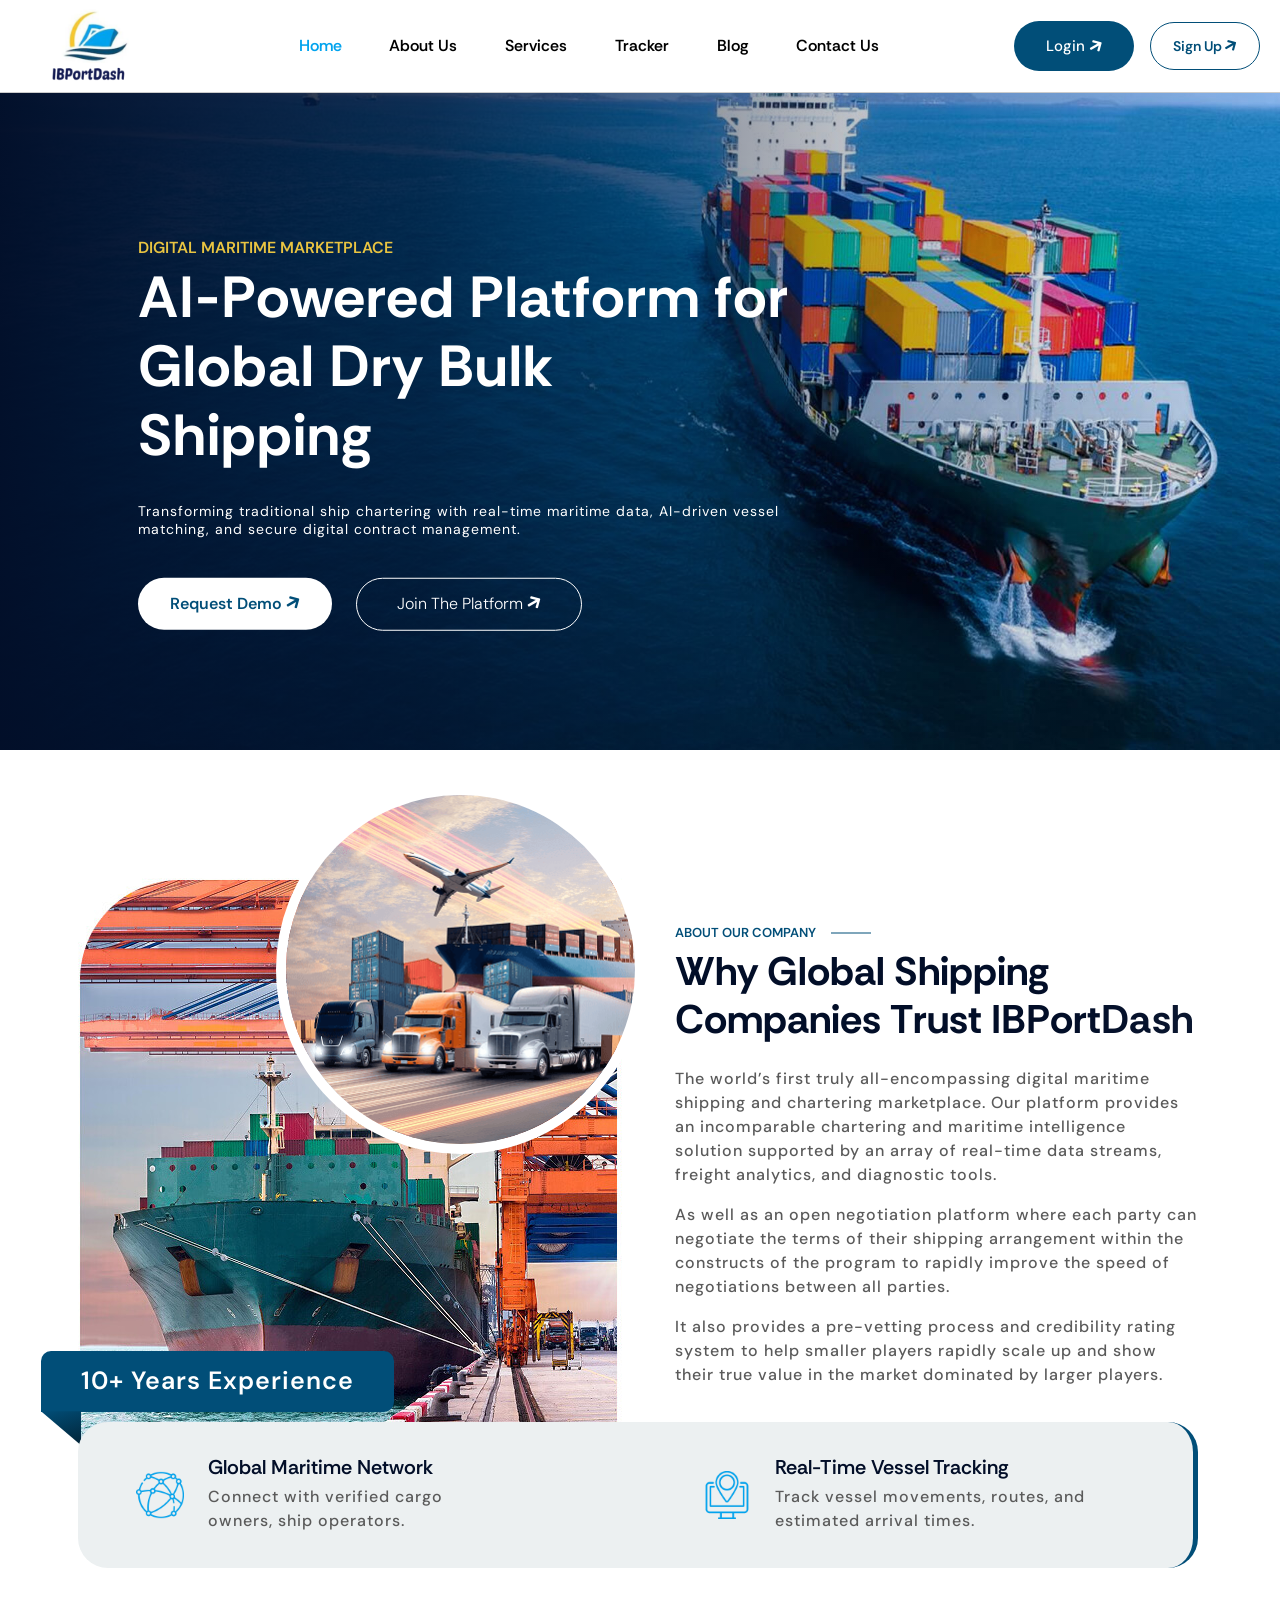
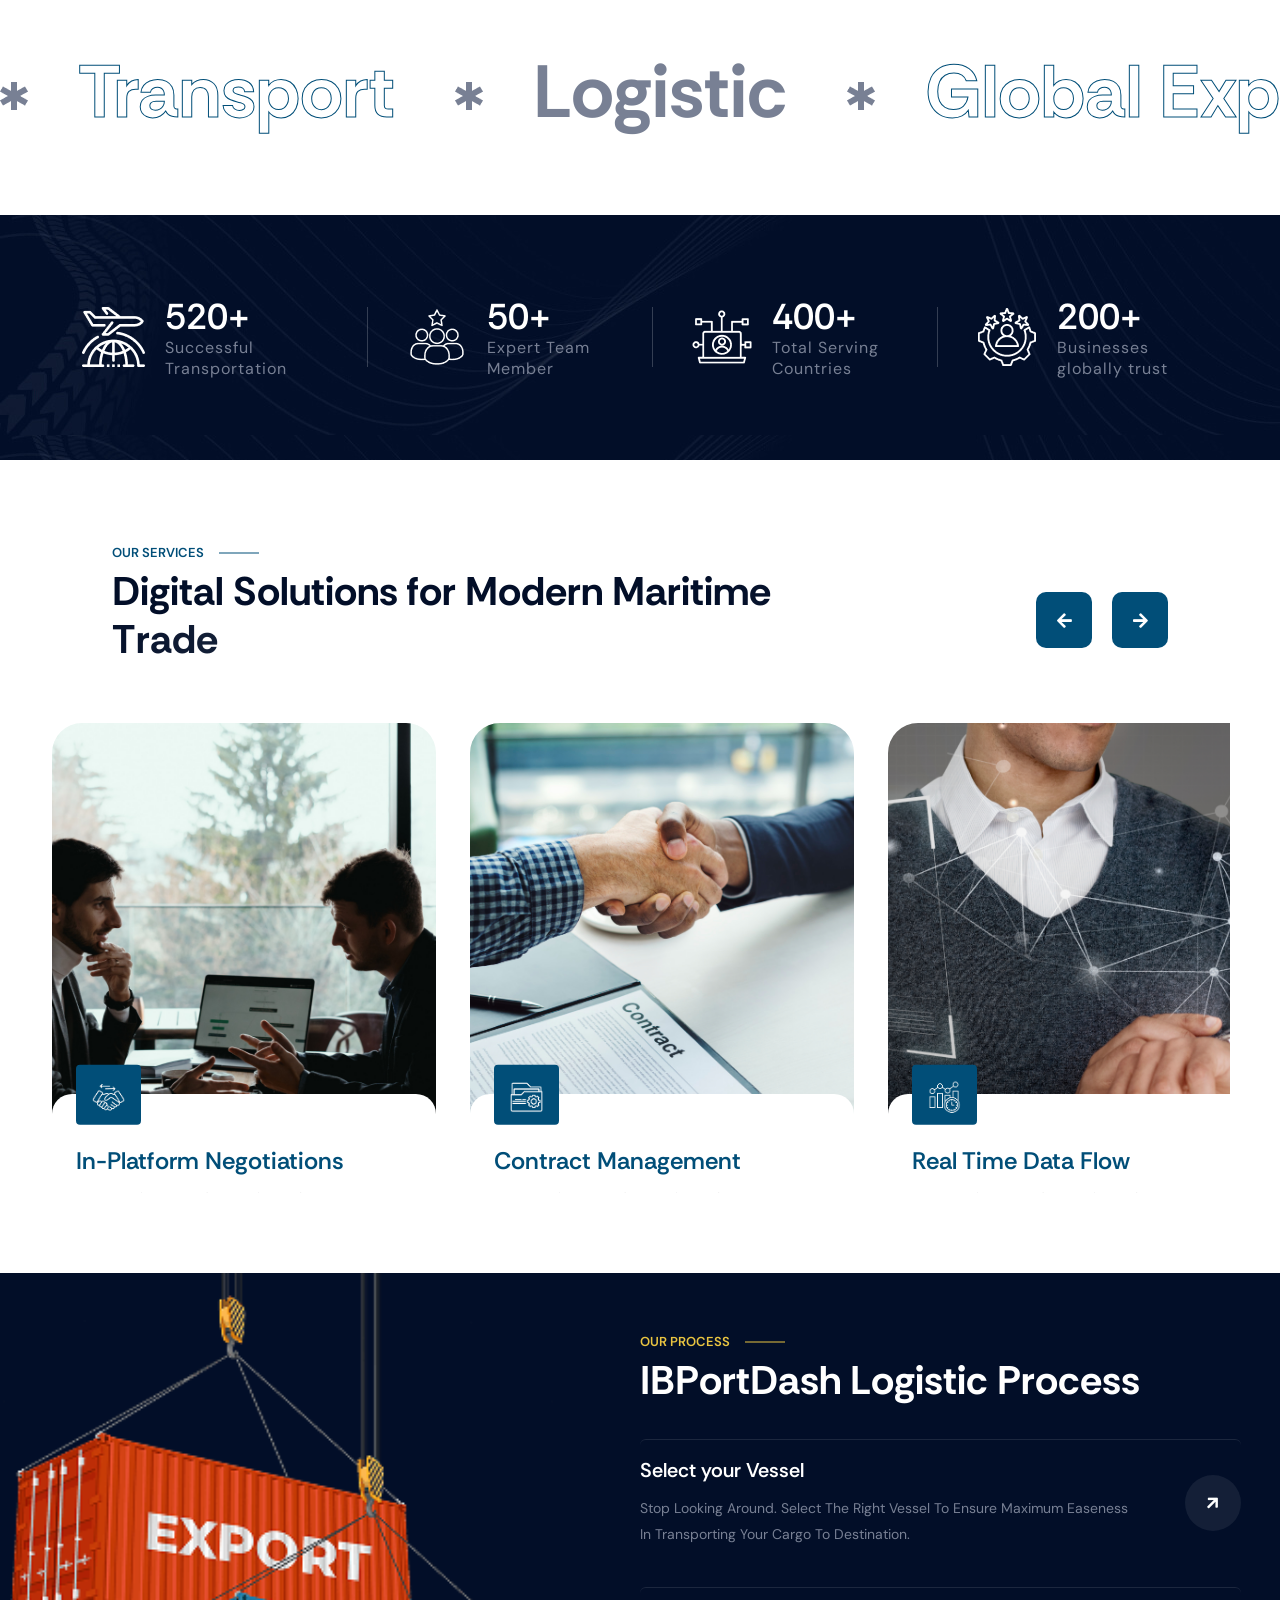
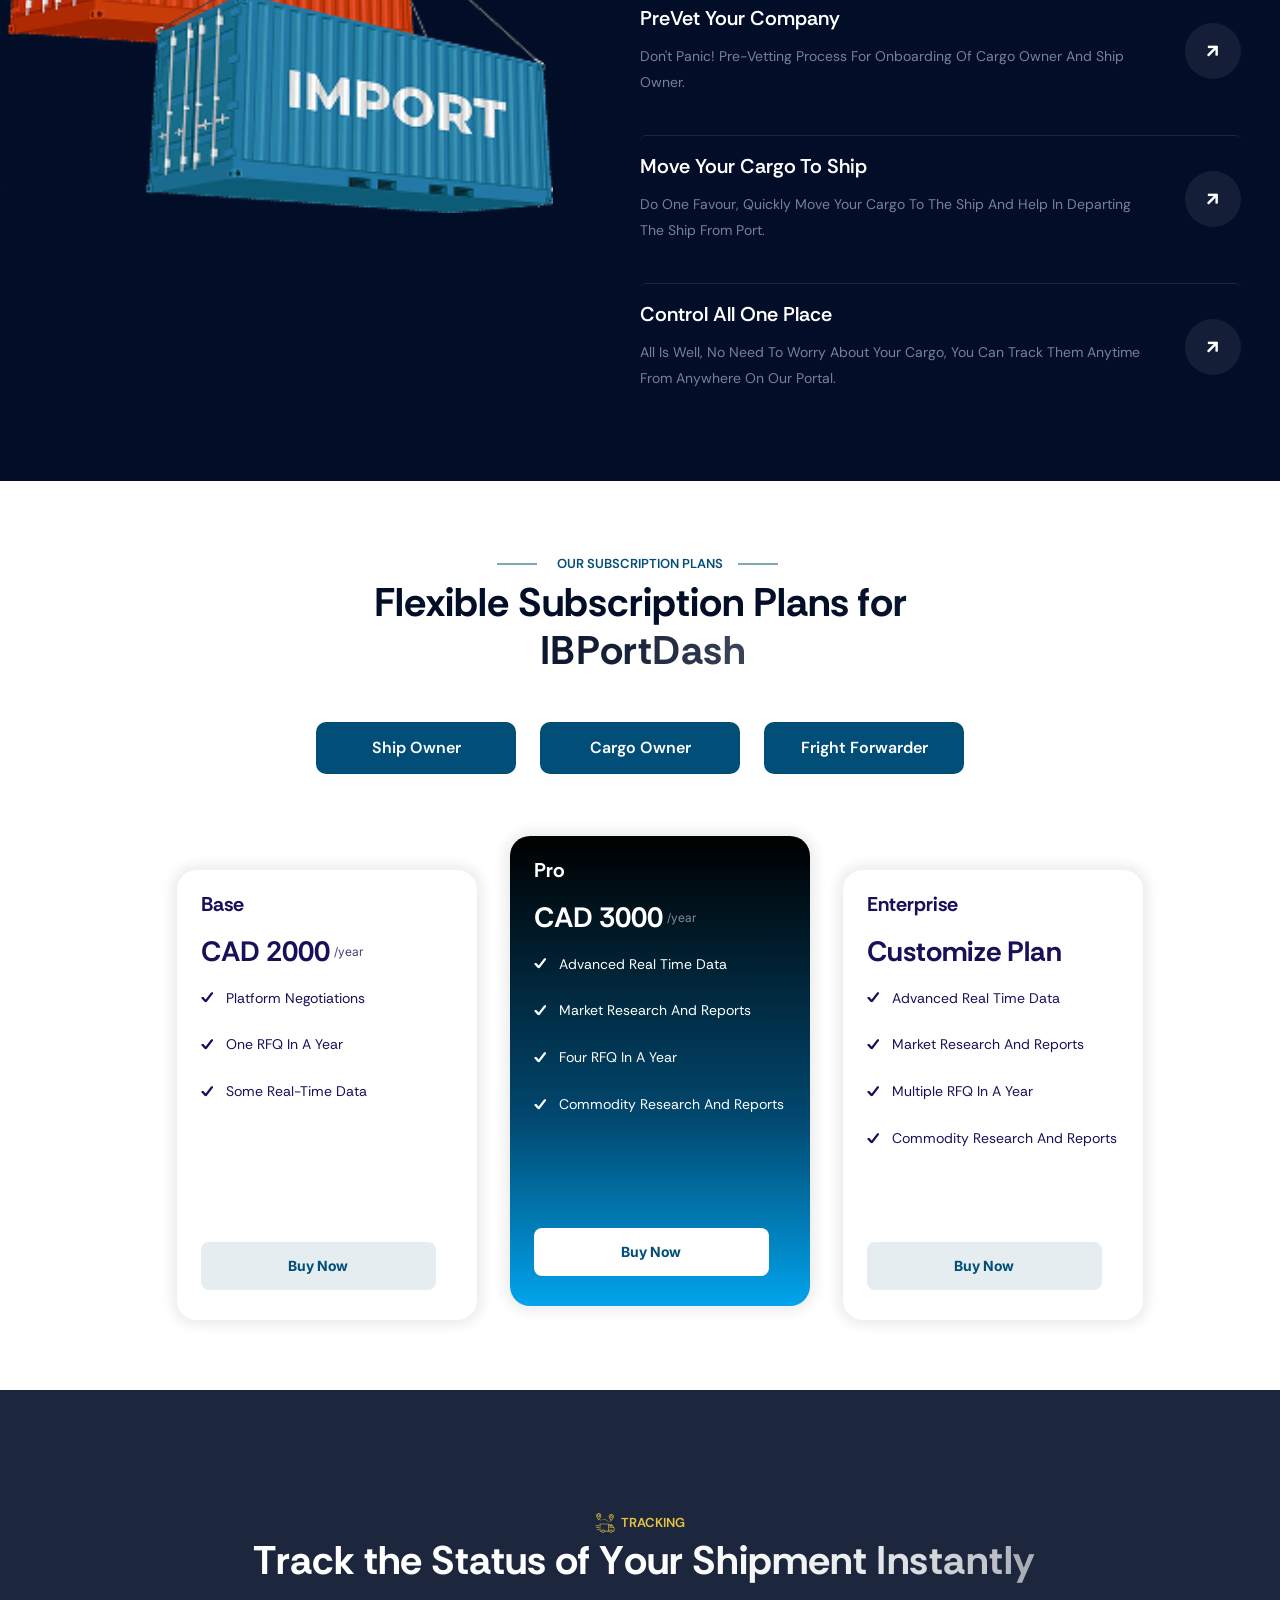
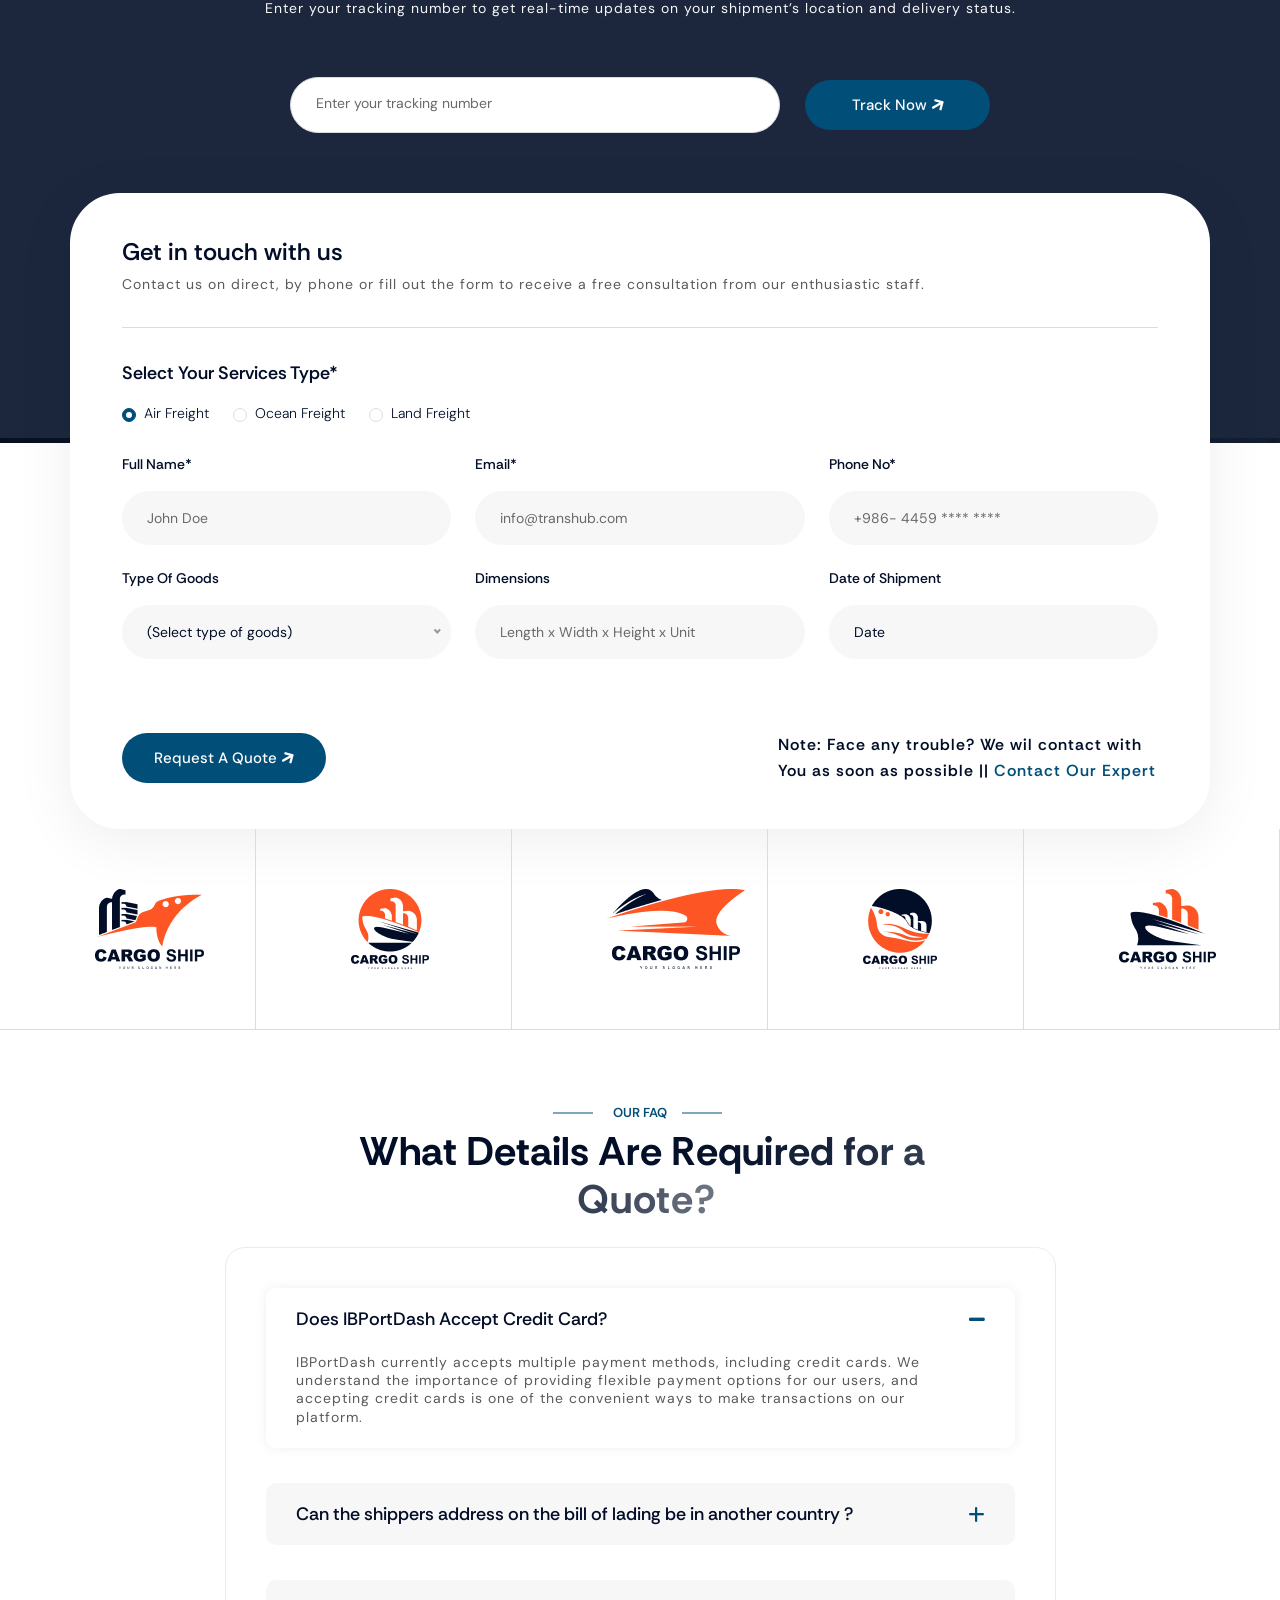
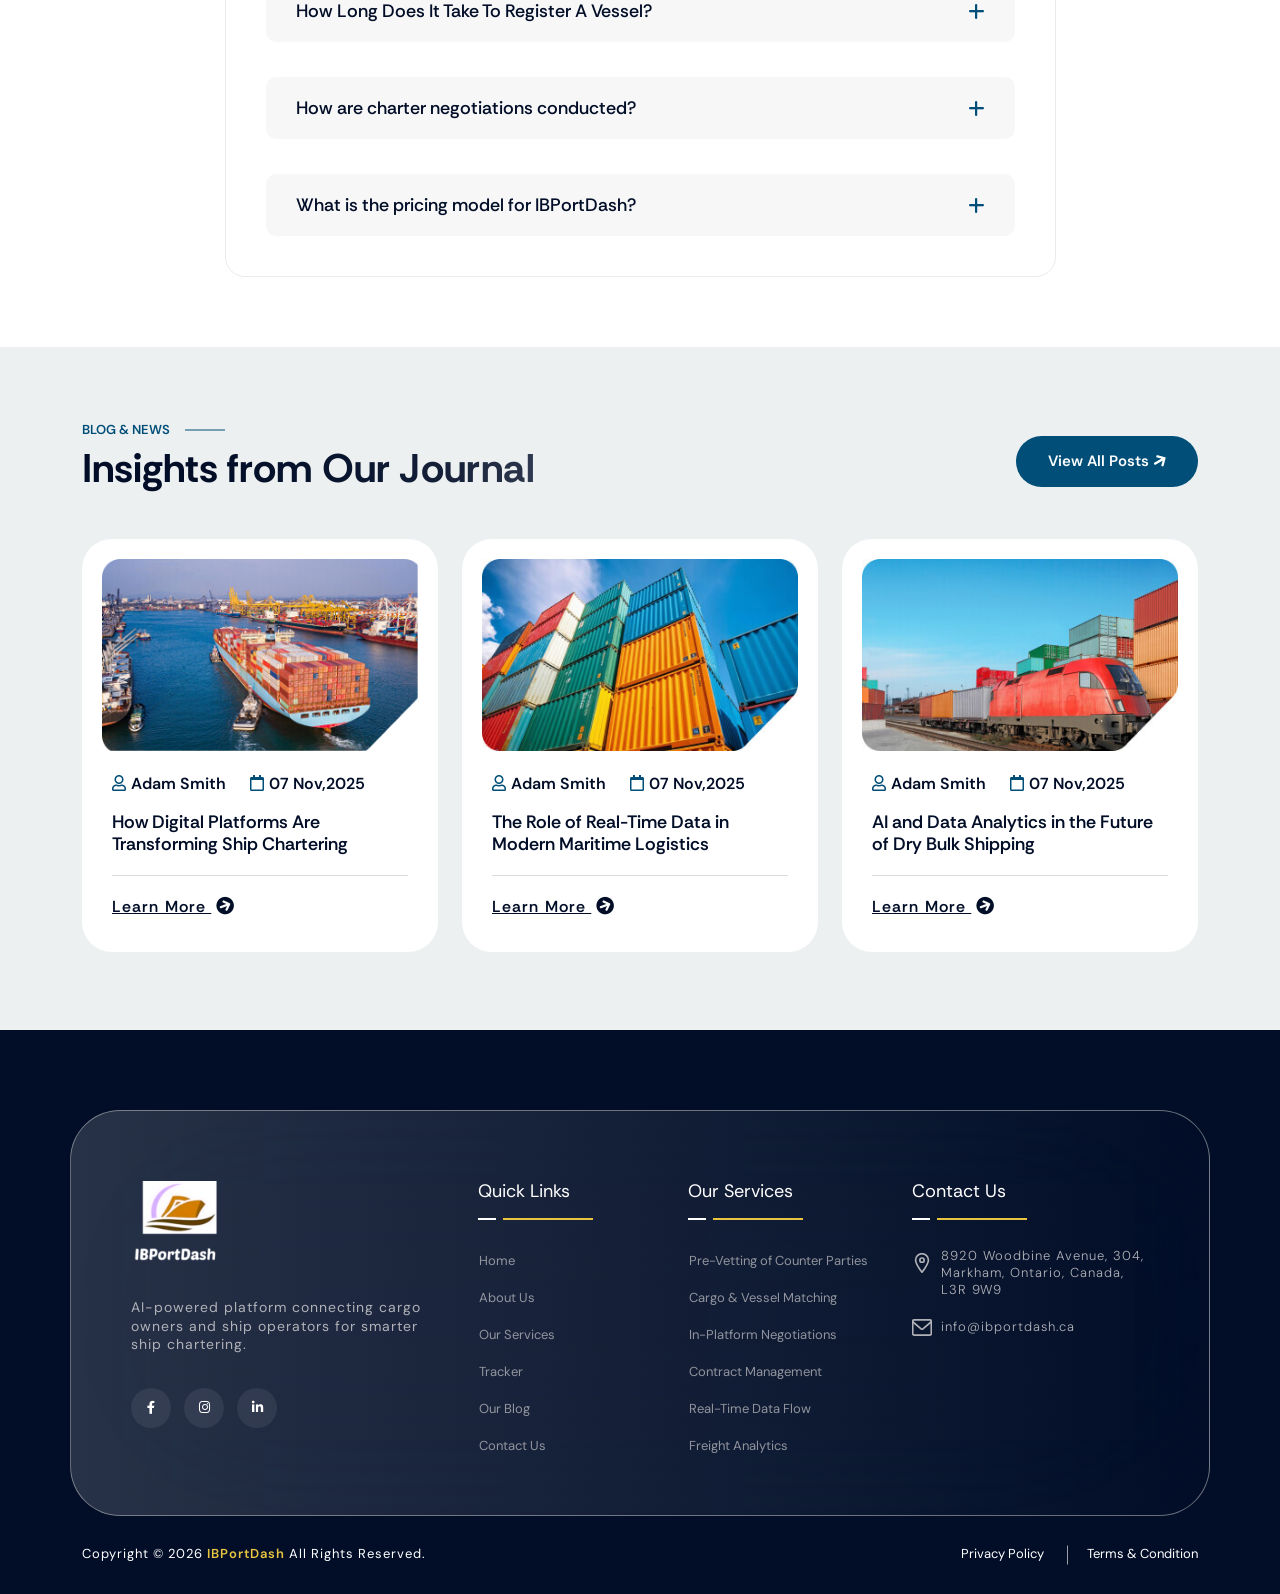
<file: UI/index.html>
<!DOCTYPE html>
<html lang="en">

<head>
    <meta charset="UTF-8">
    <meta http-equiv="x-ua-compatible" content="ie=edge">
    <meta name="viewport" content="width=device-width, initial-scale=1, shrink-to-fit=no">
    <meta name="description"
        content="IBPortDash is a modern Transport & Logistics HTML template for shipping, freight, trucking, courier and supply-chain businesses. Clean, responsive design for logistics companies, warehousing, delivery services and transport operators.">
    <meta name="keywords"
        content="transport, logistics, shipping, freight, courier, supply chain, trucking, delivery, warehouse, cargo, transport company, responsive template">
    <meta name="author" content="theme-village">

    <title>IBPortDash</title>
    <link rel="apple-touch-icon" href="assets/images/logo.svg">
    <link rel="shortcut icon" href="assets/images/logo.svg">

    <link rel="stylesheet" href="assets/css/global.css">
</head>

<body>

    <!-- search canvas -->
    <div class="search-popup offcanvas offcanvas-top" id="offcanvas-search" data-bs-scroll="true">
        <div class="container d-flex flex-row py-5 align-items-center position-relative">
            <button type="button" class="btn-close bg-primary rounded-5" data-bs-dismiss="offcanvas"
                aria-label="Close"></button>
            <div class="col-lg-9 mx-auto">
                <form class="search-form w-100 mb-5">
                    <input id="search-form" type="text" class="form-control shadow-1"
                        placeholder="Type keyword and hit enter">
                </form>

            </div>
        </div>
    </div>

    <!-- Header Start -->
    <header class="header header-2">
        <div class="sticky-height"></div>
        <div class="header-wrapper">
            <div class="header-top m-0">

                <!-- Navigation Menu Start -->
                <div class="header-nav-wrapper header-sticky">
                    <nav class="navbar navbar-expand-xl p-0">
                        <div class="container ct-container bg-white rounded-0">

                            <!-- logo -->
                            <a href="index.html" class="navbar-brand">
                                <img src="assets/images/logo.svg" alt="logo" class="img-fluid w-75">
                            </a>
                            <!-- menu btn -->
                            <button class="navbar-toggler offcanvas-nav-btn text-primary" type="button">
                                Menu <svg xmlns="http://www.w3.org/2000/svg" width="14" height="12" fill="none"
                                    viewBox="0 0 14 12">
                                    <path fill="#020e28"
                                        d="M0 .75Q.063.063.75 0h12.5q.687.063.75.75-.063.687-.75.75H.75Q.063 1.437 0 .75m0 5Q.063 5.063.75 5h12.5q.687.063.75.75-.063.687-.75.75H.75Q.063 6.437 0 5.75m13.25 5.75H.75q-.687-.063-.75-.75.063-.687.75-.75h12.5q.687.063.75.75-.063.687-.75.75" />
                                </svg>
                            </button>

                            <div class="nav-cta d-none d-md-flex  order-lg-3">
                                <div class="d-flex align-items-center justify-content-between gap-3">

                                    <a href="login.html" class="btn btn-primary btn-hover"> Login <i
                                            class="fa fa-arrow-right"></i>
                                        <span></span>
                                    </a>
                                    <a href="register.html" class="signup btn-hover rounded-5"> Sign
                                        Up <i class="fa fa-arrow-right"></i>
                                        <span></span>
                                    </a>

                                </div>
                            </div>
                            <div class="offcanvas offcanvas-start offcanvas-nav bg-info">
                                <div class="offcanvas-header">
                                    <a href="index.html" class="text-inverse"><img src="assets/images/logo.svg"
                                            alt="Logo"></a>
                                    <button type="button" class="btn-close bg-primary" data-bs-dismiss="offcanvas"
                                        aria-label="Close"></button>
                                </div>

                                <div class="offcanvas-body pt-0 align-items-center justify-content-between">
                                    <ul class="navbar-nav mx-auto align-items-lg-center">
                                        <li class="nav-item">
                                            <a class="nav-link text-info active" href="index.html">Home</a>
                                        </li>
                                        <li class="nav-item">
                                            <a class="nav-link" href="about-us.html">About Us</a>
                                        </li>
                                        <li class="nav-item">
                                            <a class="nav-link" href="services.html">Services</a>
                                        </li>
                                        <li class="nav-item">
                                            <a class="nav-link" href="tracker.html">Tracker</a>
                                        </li>
                                        <li class="nav-item">
                                            <a class="nav-link" href="blog.html">Blog</a>
                                        </li>
                                        <li class="nav-item">
                                            <a class="nav-link" href="contact.html">Contact Us</a>
                                        </li>
                                    </ul>


                                </div>
                            </div>
                        </div>
                    </nav>
                </div>
            </div>
        </div>
    </header>
    <!-- Header End -->

    <!-- Hero section Start -->
    <section class="hero position-relative">
        <div class="container-fluid position-relative p-0">
            <div class="swiper mySwiper hero-slider w-100 h-100">
                <div class="swiper-wrapper">
                    <div class="swiper-slide">
                        <img src="assets/images/slider3.jpg" alt="" class="w-100 h-100">
                    </div>
                    <div class="swiper-slide">
                        <img src="assets/images/slider1.jpg" alt="" class="w-100 h-100">
                    </div>
                </div>
            </div>
        </div>

        <div class="hero-content position-absolute">
            <span class="head-text text-uppercase fw-semibold text-secondary fs-6"> digital maritime
                marketplace
            </span>
            <h1 class="text-white fw-bold"> AI-Powered Platform for Global Dry Bulk Shipping</h1>
            <p class="text-white py-4">
                Transforming traditional ship chartering with real-time maritime data, AI-driven vessel matching,
                and secure digital contract management.
            </p>

            <div class="hero-btns d-flex flex-row align-items-center gap-3 gap-md-4">
                <a href="contact.html" class="btn fs-6 btn-secondary border-white border btn-hover">Request Demo <i
                        class="fa fa-arrow-right"></i>
                    <span></span>
                </a>
                <a href="pricing.html" class="btn-search btn-primary text-white fs-6 btn-hover2 fw-light">
                    Join The Platform <i class="fa fa-arrow-right"></i>
                    <span></span>
                </a>
            </div>
        </div>
    </section>
    <!-- Hero Section END -->

    <!-- About section -->
    <section class="about-sec2 overflow-hidden">

        <div class="container position-relative">
            <div class="row align-items-center">
                <div class="col-xl-6 col-sm-8 mx-auto mx-xl-0 p-0">
                    <div class="about-media-box position-relative">
                        <div class="ab-main-img">
                            <img src="assets/images/about-m.jpg" class="img-fluid" alt="">
                            <div class="experien-stat">
                                <p class="text-info m-0"> <span class="purecounter" data-purecounter-end="25">25</span>+
                                    Years
                                    Experience</p>
                            </div>
                            <div class="about-sm">
                                <img class="img-fluid" src="assets/images/about-m2.png" alt="">
                            </div>
                        </div>
                    </div>
                </div>
                <div class="col-xl-6 ps-xl-0">
                    <div class="about-content">
                        <span class="sub-title2 fadeInUp single">About Our Company</span>
                        <h2 class="sec-title mb-4">Why Global Shipping Companies Trust IBPortDash</h2>
                        <p class="lead">
                            The world’s first truly all-encompassing digital maritime shipping and chartering
                            marketplace. Our platform provides an
                            incomparable chartering and maritime intelligence solution supported by an array of
                            real-time data streams, freight
                            analytics, and diagnostic tools.
                        </p>
                        <p class="lead">
                            As well as an open negotiation platform where each party
                            can negotiate the terms of
                            their shipping arrangement within the constructs of the program to rapidly improve the speed
                            of negotiations between all
                            parties.
                        </p>
                        <p class="lead"> It also provides a pre-vetting process and credibility rating system to help
                            smaller players rapidly scale up
                            and show their true value in the market dominated by larger players.
                        </p>
                    </div>
                </div>
            </div>
            <div class="about-footer d-lg-flex justify-content-between align-items-center gap-5 bg-shade round">
                <div class="af-item d-flex align-items-center gap-4 px-xl-5">
                    <img src="assets/images/icons/ab-foot-1.png" alt="transform" class="img-fluid">
                    <div class="af-info">
                        <h3 class="h4">Global Maritime Network </h3>
                        <p class="lead">Connect with verified cargo owners, ship operators.</p>
                    </div>
                </div>
                <br>
                <div class="af-item d-flex align-items-center gap-4 px-xl-5">
                    <img src="assets/images/icons/ab-foot-2.png" alt="transform" class="img-fluid">
                    <div class="af-info">
                        <h3 class="h4">Real-Time Vessel Tracking</h3>
                        <p class="lead">Track vessel movements, routes, and estimated arrival times.</p>
                    </div>
                </div>
            </div>
        </div>
    </section>
    <!-- About Section End -->

    <!-- text slider start -->
    <section class="text-slider">
        <div class="text-slide-sec sec-padding overflow-hidden pt-0">
            <div class="marque-active">
                <div class="text-slide-wrap">
                    <div class="text-item">
                        <img src="assets/images/star-1.png" alt="">
                        <h3 class="display-1">Transport</h3>
                    </div>
                    <div class="text-item">
                        <img src="assets/images/star-1.png" alt="">
                        <h3 class="display-1">Logistic</h3>
                    </div>
                    <div class="text-item">
                        <img src="assets/images/star-1.png" alt="">
                        <h3 class="display-1">Global Export</h3>
                    </div>
                    <div class="text-item">
                        <img src="assets/images/star-1.png" alt="">
                        <h3 class="display-1">Transport</h3>
                    </div>
                    <div class="text-item">
                        <img src="assets/images/star-1.png" alt="">
                        <h3 class="display-1">Global Import</h3>
                    </div>
                </div>
            </div>
        </div>
    </section>
    <!-- text slider end -->

    <!-- achievements section -->
    <section class="stat-sec" style="background-image: url('assets/images/stat-bg.jpg');">
        <div class="container">
            <div class="row">
                <div class="col-lg-3 col-md-6">
                    <div class="single-stat fadeInUp" data-delay=".1"
                        style="transform: translate(0px, 0px); opacity: 1;">
                        <img src="assets/images/stat1.png" alt="Stat">
                        <div class="stat-info">
                            <h3 class="display-3 text-white"><span class=" purecounter" data-purecounter-end="520"
                                    data-purecounter-duration=".3">520</span>+
                            </h3>
                            <p>Successful Transportation</p>
                        </div>
                    </div>
                </div>
                <div class="col-lg-3 col-md-6">
                    <div class="single-stat fadeInUp" data-delay=".4"
                        style="transform: translate(0px, 0px); opacity: 1;">
                        <img src="assets/images/sta2.png" alt="Stat">
                        <div class="stat-info">
                            <h3 class="display-3 text-white"><span class=" purecounter" data-purecounter-end="50"
                                    data-purecounter-duration=".3">50</span>+
                            </h3>
                            <p>Expert Team Member</p>
                        </div>
                    </div>
                </div>
                <div class="col-lg-3 col-md-6">
                    <div class="single-stat fadeInUp" data-delay=".6"
                        style="transform: translate(0px, 0px); opacity: 1;">
                        <img src="assets/images/stat3.png" alt="Stat">
                        <div class="stat-info">
                            <h3 class="display-3 text-white"><span class=" purecounter" data-purecounter-end="400"
                                    data-purecounter-duration=".3">400</span>+
                            </h3>
                            <p>Total Serving Countries</p>
                        </div>
                    </div>
                </div>
                <div class="col-lg-3 col-md-6">
                    <div class="single-stat fadeInUp" data-delay=".8"
                        style="transform: translate(0px, 0px); opacity: 1;">
                        <img src="assets/images/stat4.png" alt="Stat">
                        <div class="stat-info">
                            <h3 class="display-3 text-white"><span class=" purecounter" data-purecounter-end="200"
                                    data-purecounter-duration=".3">200</span>+
                            </h3>
                            <p>Businesses globally trust</p>
                        </div>
                    </div>
                </div>
            </div>
        </div>
    </section>
    <!-- achievements section END -->

    <!-- Services Section Start -->
    <section class="services-sec2 sec-padding overflow-hidden bg-cover jarallax" data-jarallax data-speed=".2">
        <img src="assets/images/service2-bg.jpg" alt="parallax" class="jarallax-img">
        <div class="container ct-container p-0">
            <div class="row align-items-center serv-header m-auto">
                <div class="col-lg-8">
                    <div class="sec-intro">
                        <span class="sub-title2 fadeInUp single">Our Services</span>
                        <h2 class="sec-title">Digital Solutions for Modern Maritime Trade</h2>
                    </div>
                </div>
                <div class="col-lg-4">
                    <div class="header-slider-nav">
                        <div class="swiper-button-prev"></div>
                        <div class="swiper-button-next"></div>
                    </div>
                </div>
            </div>

            <div class="row">
                <div class="col-lg-12">
                    <div class="service-slider2 swiper">
                        <div class="swiper-wrapper">

                            <div class="swiper-slide">
                                <div class="service-card2 position-relative s1 round bg-transparent">
                                    <div class="serv-empty z-2">
                                        <img src="assets/images/pt1.jpg" alt="" class=" opacity-0">

                                        <div class="serv-mask p-3 rounded-4 position-absolute"></div>

                                        <div
                                            class="details-below bg-transparent px-4 py-3 rounded-4 position-absolute z-1">
                                            <div class="serv-icon bg-primary p-3 rounded-1 mb-4">
                                                <img src="assets/images/icons/pre-vet.png" alt="" class="img-fluid">
                                            </div>

                                            <h4 class="text-primary mb-3 fw-semibold">Pre-Vetting of Counter Parties
                                            </h4>
                                            <p class="text-muted">Communicate and negotiate charter agreements
                                                directly
                                                within the platform for faster deal closures.</p>
                                        </div>

                                    </div>
                                </div>
                            </div>

                            <div class="swiper-slide">
                                <div class="service-card2 position-relative s2 round bg-transparent">
                                    <div class="serv-empty z-2">
                                        <img src="assets/images/pt1.jpg" alt="" class=" opacity-0">

                                        <div class="serv-mask p-3 rounded-4 position-absolute"></div>

                                        <div
                                            class="details-below bg-transparent px-4 py-3 rounded-4 position-absolute z-1">
                                            <div class="serv-icon bg-primary p-3 rounded-1 mb-4">
                                                <img src="assets/images/icons/negotiate.png" alt="" class="img-fluid">
                                            </div>

                                            <h4 class="text-primary mb-3 fw-semibold">In-Platform Negotiations</h4>
                                            <p class="text-muted">Communicate and negotiate charter agreements
                                                directly
                                                within the platform for faster deal closures.</p>
                                        </div>
                                    </div>

                                </div>
                            </div>

                            <div class="swiper-slide">
                                <div class="service-card2 position-relative s3 round bg-transparent">
                                    <div class="serv-empty z-2">
                                        <img src="assets/images/pt1.jpg" alt="" class=" opacity-0">

                                        <div class="serv-mask p-3 rounded-4 position-absolute"></div>

                                        <div
                                            class="details-below bg-transparent px-4 py-3 rounded-4 position-absolute z-1">
                                            <div class="serv-icon bg-primary p-3 rounded-1 mb-4">
                                                <img src="assets/images/icons/manage.png" alt="" class="img-fluid">
                                            </div>

                                            <h4 class="text-primary mb-3 fw-semibold">Contract Management</h4>
                                            <p class="text-muted">Communicate and negotiate charter agreements
                                                directly
                                                within the platform for faster deal closures.</p>
                                        </div>
                                    </div>

                                </div>
                            </div>

                            <div class="swiper-slide">
                                <div class="service-card2 position-relative s4 round bg-transparent">
                                    <div class="serv-empty z-2">
                                        <img src="assets/images/pt1.jpg" alt="" class=" opacity-0">

                                        <div class="serv-mask p-3 rounded-4 position-absolute"></div>

                                        <div
                                            class="details-below bg-transparent px-4 py-3 rounded-4 position-absolute z-1">
                                            <div class="serv-icon bg-primary p-3 rounded-1 mb-4">
                                                <img src="assets/images/icons/data.png" alt="" class="img-fluid">
                                            </div>

                                            <h4 class="text-primary mb-3 fw-semibold">Real Time Data Flow
                                            </h4>
                                            <p class="text-muted">Communicate and negotiate charter
                                                agreements directly
                                                within the platform for faster deal closures.</p>
                                        </div>

                                    </div>
                                </div>
                            </div>

                        </div>
                    </div>
                </div>
            </div>

        </div>
    </section>
    <!-- Services Section End -->

    <!-- Operation Section Start -->
    <section class="operation-sec sec-padding pt-0">

        <div class="container p-0">
            <div class="row justify-content-end w-100 gap-5 gap-xl-0">

                <div class="col-12 col-xl-6 p-0 operation-sec-left position-relative">
                    <div class="sticky-box">
                        <img src="assets/images/double-container.svg" alt="" class="container-img img-fluid">
                    </div>
                </div>

                <div class="col-xl-6 operation-sec-right pt-5 mt-2">
                    <span class="sub-title2 fadeInUp single text-secondary">Our Process</span>
                    <h2 class="sec-title text-info">
                        IBPortDash Logistic Process
                    </h2>

                    <div class="ct-tab nav flex-column nav-pills mx-0" id="v-pills-tab" role="tablist"
                        aria-orientation="vertical">

                        <button class="nav-link d-flex align-items-center justify-content-between" id="air-tab"
                            data-bs-toggle="tab" data-bs-target="#air" type="button" role="tab" aria-controls="air"
                            aria-selected="true">
                            <span class="th-info text-start">
                                <span class="h4 d-block">Select your Vessel</span>
                                <span class="p d-block text-capitalize">
                                    stop looking around. select the right vessel to ensure maximum
                                    easeness in
                                    transporting your cargo to destination.
                                </span>
                            </span>
                            <span class="icon-lg rounded-circle"><i class="fa fa-arrow-right"></i></span>
                        </button>

                        <button class="nav-link d-flex align-items-center justify-content-between" id="byroad-tab"
                            data-bs-toggle="tab" data-bs-target="#byroad" type="button" role="tab"
                            aria-controls="byroad" aria-selected="false">
                            <span class="th-info text-start">
                                <span class="h4 d-block">PreVet Your Company</span>
                                <span class="p d-block text-capitalize">
                                    don't panic! pre-Vetting process for onboarding of cargo owner and
                                    ship owner.
                                </span>
                            </span>
                            <span class="icon-lg rounded-circle"><i class="fa fa-arrow-right"></i></span>
                        </button>

                        <button class="nav-link d-flex align-items-center justify-content-between" id="road-tab"
                            data-bs-toggle="tab" data-bs-target="#road" type="button" role="tab" aria-controls="road"
                            aria-selected="false">
                            <span class="th-info text-start">
                                <span class="h4 d-block">Move Your Cargo To Ship</span>
                                <span class="p d-block text-capitalize">
                                    do one favour, quickly move your cargo to the ship and help in
                                    departing the ship
                                    from port.
                                </span>
                            </span>
                            <span class="icon-lg rounded-circle"><i class="fa fa-arrow-right"></i></span>
                        </button>

                        <button class="nav-link d-flex align-items-center justify-content-between" id="road-tab"
                            data-bs-toggle="tab" data-bs-target="#road" type="button" role="tab" aria-controls="road"
                            aria-selected="false">
                            <span class="th-info text-start">
                                <span class="h4 d-block">Control All One Place</span>
                                <span class="p d-block text-capitalize">
                                    all is well, no need to worry about your cargo, you can track them
                                    anytime from
                                    anywhere on our portal.
                                </span>
                            </span>
                            <span class="icon-lg rounded-circle"><i class="fa fa-arrow-right"></i></span>
                        </button>

                    </div>

                </div>
            </div>
        </div>
        </div>
    </section>
    <!-- Operation Section End -->

    <!-- plans section start -->
    <section class="plan-sec">
        <div class="container">
            <div class="sec-intro mx-auto text-center mb-5">
                <span class="sub-title2 fadeInUp">Our Subscription Plans</span>
                <h2 class="sec-title">Flexible Subscription Plans for IBPortDash</h2>
            </div>

            <div class="plan-opt d-flex justify-content-center align-items-center gap-4 my-4 mx-auto">
                <div class="log-type text-center">
                    <a href="login.html">Ship Owner</a>
                </div>
                <div class="log-type text-center">
                    <a href="login.html">Cargo Owner</a>
                </div>
                <div class="log-type text-center">
                    <a href="login.html">Fright
                        Forwarder</a>
                </div>
            </div>

            <div class="row justify-content-center align-items-center gap-4 gap-lg-0 gap-xl-5 g-4 mt-0">

                <div class="col-12 col-lg-4 col-xl-3">
                    <div class="plan-card rounded-4 p-4 position-relative mt-lg-5 mx-auto mx-lg-0">
                        <h4 class="fw-bold text-blue mb-4">Base</h4>

                        <div class="plan-price d-flex align-items-center gap-1 mb-4">
                            <h2 class="fs-3 fw-bold amount mb-0 text-blue">CAD 2000</h2>
                            <span class="year-span">/year</span>
                        </div>

                        <ul class="check">
                            <li>Platform Negotiations</li>
                            <li>One RFQ In A Year</li>
                            <li>Some Real-Time Data</li>
                        </ul>
                        <div class="plan-foot">
                            <div class="btn-wrapper position-absolute">
                                <div class="text-center btn-plan">
                                    <a href="#">Buy Now</a>
                                </div>
                            </div>
                        </div>
                    </div>
                </div>

                <div class="col-12 col-lg-4 col-xl-3">
                    <div class="pro-card plan-card rounded-4 p-4 position-relative mx-auto mx-lg-0">
                        <h4 class="fw-bold text-white mb-4">Pro</h4>

                        <div class="plan-price d-flex align-items-center gap-1 mb-4">
                            <h2 class="fs-3 fw-bold amount mb-0 text-white">CAD 3000</h2>
                            <span class="year-span text-white-50">/year</span>
                        </div>

                        <ul class="check">
                            <li class="text-white">Advanced Real Time Data</li>
                            <li class="text-white">Market Research And Reports</li>
                            <li class="text-white">Four RFQ In A Year</li>
                            <li class="text-white">Commodity Research And Reports</li>
                        </ul>
                        <div class="plan-foot">
                            <div class="btn-wrapper position-absolute">
                                <div class="text-center btn-plan">
                                    <a href="#">Buy Now</a>
                                </div>
                            </div>
                        </div>
                    </div>
                </div>

                <div class="col-12 col-lg-4 col-xl-3">
                    <div class="plan-card rounded-4 p-4 position-relative mt-lg-5 mx-auto mx-lg-0">
                        <h4 class="fw-bold text-blue mb-4">Enterprise</h4>

                        <div class="plan-price d-flex align-items-center gap-1 mb-4">
                            <h2 class="fs-3 fw-bold amount mb-0 text-blue">Customize Plan</h2>
                        </div>

                        <ul class="check">
                            <li>Advanced Real Time Data</li>
                            <li>Market Research And Reports</li>
                            <li>Multiple RFQ In A Year</li>
                            <li>Commodity Research And Reports</li>
                        </ul>
                        <div class="plan-foot">
                            <div class="btn-wrapper position-absolute">

                                <div class="text-center btn-plan">
                                    <a href="#">Buy Now</a>
                                </div>
                            </div>
                        </div>
                    </div>
                </div>

            </div>
        </div>
    </section>
    <!-- Plan section end -->

    <!-- tracking section -->
    <section>
        <div class="tracking-cta-sec jarallax" data-jarallax="" data-speed=".2">

            <div class="parallax-overly"></div>
            <div class="container">
                <div class="row">
                    <div class="col-lg-12">
                        <div class="tracking-wrapper text-center text-info">
                            <span
                                class="sub-title text-secondary fadeInUp w-auto d-flex justify-content-center align-items-center"
                                style="transform: translate(0px, 0px); opacity: 1;">
                                <img src="assets/images/icons/truck-w.svg" alt="" class="img-fluid truck-w-img">
                                &nbsp;
                                tracking</span>

                            <h1 class="sec-title text-info">Track the Status of Your Shipment Instantly</h1>

                            <div class="tracking-form2 fadeInUp" style="transform: translate(0px, 0px); opacity: 1;">
                                <p class="text-light">Enter your tracking number to get real-time updates on your
                                    shipment’s location and
                                    delivery
                                    status.</p>
                                <form action="#"
                                    class="tracking-form d-sm-flex justify-content-between align-items-center">

                                    <input type="text" placeholder="Enter your tracking number">
                                    <button class="btn btn-primary">Track Now <i
                                            class="fa fa-arrow-right"></i><span></span></button>
                                </form>

                            </div>
                        </div>
                    </div>
                </div>
            </div>
            <div id="jarallax-container-1" class="jarallax-container"
                style="position: absolute; top: 0px; left: 0px; width: 100%; height: 100%; overflow: hidden; z-index: -100; clip-path: polygon(0px 0px, 100% 0px, 100% 100%, 0px 100%);">
                <img src="assets/images/tracking-bg.jpg" alt="" class="jarallax-img"
                    style="object-fit: cover; object-position: 50% 50%; max-width: none; position: fixed; top: 0px; left: 0px; width: 1440px; height: 1153.44px; overflow: hidden; pointer-events: none; transform-style: preserve-3d; backface-visibility: hidden; margin-top: 57.28px; transform: translate3d(0px, -32.76px, 0px);">
            </div>
        </div>
        <!-- Tracker form End -->

        <div class="tracking-form-sec">
            <div class="container">
                <div class="row trackign-form-wrapper">
                    <div class="col-lg-12">
                        <div class="tracking-tabs border-bottom border-1">
                            <h2 class="display-4">Get in touch with us </h2>
                            <p>Contact us on direct, by phone or fill out the form to receive a free consultation from
                                our enthusiastic staff.</p>
                        </div>
                        <!-- Event Tabs End -->
                        <div id="myTabContent" class="tab-content">
                            <div class="tab-pane fade show active" id="request-quote-tab-pane" role="tabpanel"
                                aria-labelledby="request-quote-tab" tabindex="0">
                                <form action="#" class="request-form">
                                    <h3 class="h5">Select Your Services Type*</h3>

                                    <div class="d-flex track-checklist gap-4 my-3">
                                        <div class="form-group d-flex gap-2 align-items-center">
                                            <input class="form-check-input" type="radio" name="freightType" id="air"
                                                value="air" checked="">
                                            <label class="form-check-label mb-0 fw-light" for="air">Air
                                                Freight</label>
                                        </div>
                                        <div class="form-group d-flex gap-2 align-items-center">
                                            <input class="form-check-input" type="radio" name="freightType" id="ocean"
                                                value="ocean">
                                            <label class="form-check-label mb-0 fw-light" for="ocean">Ocean
                                                Freight</label>
                                        </div>
                                        <div class="form-group d-flex gap-2 align-items-center">
                                            <input class="form-check-input" type="radio" name="freightType" id="land"
                                                value="land">
                                            <label class="form-check-label mb-0 fw-light" for="land">Land
                                                Freight</label>
                                        </div>
                                    </div>
                                    <div class="row form-inner">
                                        <div class="col-lg-4 col-md-6">
                                            <div class="form-group">
                                                <label for="fname">Full Name*</label>
                                                <input id="fname" type="text" placeholder="John Doe">
                                            </div>
                                        </div>
                                        <div class="col-lg-4 col-md-6">
                                            <div class="form-group">
                                                <label for="remail">Email*</label>
                                                <input id="remail" type="email" placeholder="info@transhub.com">
                                            </div>
                                        </div>
                                        <div class="col-lg-4 col-md-6">
                                            <div class="form-group">
                                                <label for="phone">Phone No*</label>
                                                <input id="phone" type="text" placeholder="+986- 4459 **** ****">
                                            </div>
                                        </div>

                                        <div class="col-lg-4 col-md-6">
                                            <div class="form-group">
                                                <label for="goods">Type Of Goods</label>
                                                <select name="goods" id="goods" class="tv-select">
                                                    <option value="" selected disabled>(Select type of goods)</option>
                                                    <option value="1">Heavy Goods</option>
                                                    <option value="1">Light Goods</option>
                                                    <option value="1">Standard</option>
                                                    <option value="1">Others</option>
                                                </select>
                                            </div>
                                        </div>
                                        <div class="col-lg-4 col-md-6">
                                            <div class="form-group">
                                                <label for="Dimensions">Dimensions</label>
                                                <input id="Dimensions" type="text"
                                                    placeholder="Length x Width x Height x Unit">
                                            </div>
                                        </div>
                                        <div class="col-lg-4 col-md-6">
                                            <div class="form-group">
                                                <label for="ship_date">Date of Shipment</label>
                                                <input type="text" value="Date" data-date-format="mm/dd/yy"
                                                    id="ship_date" placeholder="Date">
                                            </div>
                                        </div>
                                        <div class="col-lg-12 mt-3 mt-lg-5">
                                            <div
                                                class="d-sm-flex justify-content-between align-items-center contact-submit">
                                                <button class="btn btn-primary mb-4 mb-sm-0">Request A Quote <i
                                                        class="fa fa-arrow-right"></i><span></span></button>
                                                <p class="m-0">Note: Face any trouble? We wil contact with You as soon
                                                    as
                                                    possible ||
                                                    <a href="contact.html" class="text-primary">Contact Our Expert</a>
                                                </p>
                                            </div>
                                        </div>
                                    </div>
                                </form>
                            </div>

                        </div> <!-- Tab Content End -->
                    </div>
                </div>
            </div>
        </div>
    </section>
    <!-- tracking section END -->

    <!-- brands slider -->
    <div class="brands-sec3 overflow-hidden">
        <div class="container-fluid p-0">
            <div class="row">
                <div class="col-lg-12">
                    <div class="brands-carousel2 swiper swiper-initialized swiper-horizontal swiper-free-mode">
                        <div class="swiper-wrapper" id="swiper-wrapper-82b10ac5a36daae101" aria-live="off"
                            style="transform: translate3d(-2013.2px, 0px, 0px); transition-duration: 300ms;">
                            <div class="swiper-slide swiper-slide-duplicate swiper-slide-duplicate-active"
                                data-swiper-slide-index="2" role="group" aria-label="3 / 7" style="width: 287.6px;">
                                <a href="about-us.html"><img src="assets/images/bra3.png" alt="Brands"></a>
                            </div>
                            <div class="swiper-slide swiper-slide-duplicate swiper-slide-duplicate-next"
                                data-swiper-slide-index="3" role="group" aria-label="4 / 7" style="width: 287.6px;">
                                <a href="about-us.html"><img src="assets/images/bra4.png" alt="Brands"></a>
                            </div>
                            <div class="swiper-slide swiper-slide-duplicate" data-swiper-slide-index="4" role="group"
                                aria-label="5 / 7" style="width: 287.6px;">
                                <a href="about-us.html"><img src="assets/images/bra5.png" alt="Brands"></a>
                            </div>
                            <div class="swiper-slide swiper-slide-duplicate" data-swiper-slide-index="5" role="group"
                                aria-label="6 / 7" style="width: 287.6px;">
                                <a href="about-us.html"><img src="assets/images/bra1.png" alt="Brands"></a>
                            </div>
                            <div class="swiper-slide swiper-slide-duplicate" data-swiper-slide-index="6" role="group"
                                aria-label="7 / 7" style="width: 287.6px;">
                                <a href="about-us.html"><img src="assets/images/bra2.png" alt="Brands"></a>
                            </div>
                            <div class="swiper-slide" data-swiper-slide-index="0" role="group" aria-label="1 / 7"
                                style="width: 287.6px;">
                                <a href="about-us.html"><img src="assets/images/bra1.png" alt="Brands"></a>
                            </div>
                            <div class="swiper-slide swiper-slide-prev" data-swiper-slide-index="1" role="group"
                                aria-label="2 / 7" style="width: 287.6px;">
                                <a href="about-us.html"><img src="assets/images/bra2.png" alt="Brands"></a>
                            </div>
                            <div class="swiper-slide swiper-slide-active" data-swiper-slide-index="2" role="group"
                                aria-label="3 / 7" style="width: 287.6px;">
                                <a href="about-us.html"><img src="assets/images/bra3.png" alt="Brands"></a>
                            </div>
                            <div class="swiper-slide swiper-slide-next" data-swiper-slide-index="3" role="group"
                                aria-label="4 / 7" style="width: 287.6px;">
                                <a href="about-us.html"><img src="assets/images/bra4.png" alt="Brands"></a>
                            </div>
                            <div class="swiper-slide" data-swiper-slide-index="4" role="group" aria-label="5 / 7"
                                style="width: 287.6px;">
                                <a href="about-us.html"><img src="assets/images/bra5.png" alt="Brands"></a>
                            </div>
                            <div class="swiper-slide" data-swiper-slide-index="5" role="group" aria-label="6 / 7"
                                style="width: 287.6px;">
                                <a href="about-us.html"><img src="assets/images/bra1.png" alt="Brands"></a>
                            </div>
                            <div class="swiper-slide" data-swiper-slide-index="6" role="group" aria-label="7 / 7"
                                style="width: 287.6px;">
                                <a href="about-us.html"><img src="assets/images/bra2.png" alt="Brands"></a>
                            </div>
                            <div class="swiper-slide swiper-slide-duplicate" data-swiper-slide-index="0" role="group"
                                aria-label="1 / 7" style="width: 287.6px;">
                                <a href="about-us.html"><img src="assets/images/bra1.png" alt="Brands"></a>
                            </div>
                            <div class="swiper-slide swiper-slide-duplicate swiper-slide-duplicate-prev"
                                data-swiper-slide-index="1" role="group" aria-label="2 / 7" style="width: 287.6px;">
                                <a href="about-us.html"><img src="assets/images/bra2.png" alt="Brands"></a>
                            </div>
                            <div class="swiper-slide swiper-slide-duplicate swiper-slide-duplicate-active"
                                data-swiper-slide-index="2" role="group" aria-label="3 / 7" style="width: 287.6px;">
                                <a href="about-us.html"><img src="assets/images/bra3.png" alt="Brands"></a>
                            </div>
                            <div class="swiper-slide swiper-slide-duplicate swiper-slide-duplicate-next"
                                data-swiper-slide-index="3" role="group" aria-label="4 / 7" style="width: 287.6px;">
                                <a href="about-us.html"><img src="assets/images/bra4.png" alt="Brands"></a>
                            </div>
                            <div class="swiper-slide swiper-slide-duplicate" data-swiper-slide-index="4" role="group"
                                aria-label="5 / 7" style="width: 287.6px;">
                                <a href="about-us.html"><img src="assets/images/bra5.png" alt="Brands"></a>
                            </div>
                        </div>
                        <span class="swiper-notification" aria-live="assertive" aria-atomic="true"></span>
                    </div>
                </div>
            </div>
        </div>
    </div>
    <!-- brands slider END -->

    <!-- FAQ Section Start -->
    <section class="faq-sec overflow-hidden sec-padding position-relative">
        <!-- <img src="assets/images/red-container.png" alt="container" class="anim-img right-top moveXS"> -->
        <div class="container">
            <div class="sec-intro mx-auto text-center mb-4">
                <span class="sub-title2 fadeInUp">Our faq</span>
                <h2 class="sec-title">What Details Are Required for a Quote?</h2>
            </div>
            <div class="row gy-4">
                <div class="col-12 col-lg-9 mx-auto">
                    <div class="faq-accordion rounded-4" id="tv-accordion">
                        <div class="accordion-item active">
                            <h4 class="accordion-header" id="headingOne">
                                <button class="accordion-button" type="button" data-bs-toggle="collapse"
                                    data-bs-target="#collapseOne" aria-expanded="true" aria-controls="collapseOne">
                                    Does IBPortDash Accept Credit Card?
                                </button>
                            </h4>
                            <div id="collapseOne" class="accordion-collapse collapse show" aria-labelledby="headingOne"
                                role="tabpanel" data-bs-parent="#tv-accordion">
                                <div class="accordion-body">
                                    <p>
                                        IBPortDash currently accepts multiple payment methods, including credit cards.
                                        We understand the importance of providing
                                        flexible payment options for our users, and accepting credit cards is one of the
                                        convenient ways to make transactions on
                                        our platform.
                                    </p>
                                </div>
                            </div>
                        </div>
                        <div class="accordion-item">
                            <h4 class="accordion-header" id="headingTwo">
                                <button class="accordion-button collapsed" type="button" data-bs-toggle="collapse"
                                    data-bs-target="#collapseTwo" aria-expanded="false" aria-controls="collapseTwo">
                                    Can the shippers address on the bill of lading be in another country ?
                                </button>
                            </h4>
                            <div id="collapseTwo" class="accordion-collapse collapse" role="tabpanel"
                                aria-labelledby="headingTwo" data-bs-parent="#tv-accordion">
                                <div class="accordion-body">
                                    <p>Yes, the shipper address on the bill of lading can be in another country.</p>
                                </div>
                            </div>
                        </div>
                        <div class="accordion-item">
                            <h4 class="accordion-header" id="headingThree">
                                <button class="accordion-button collapsed" type="button" data-bs-toggle="collapse"
                                    data-bs-target="#collapseThree" aria-expanded="false" aria-controls="collapseThree">
                                    How Long Does It Take To Register A Vessel?
                                </button>
                            </h4>
                            <div id="collapseThree" class="accordion-collapse collapse" role="tabpanel"
                                aria-labelledby="headingThree" data-bs-parent="#tv-accordion">
                                <div class="accordion-body">
                                    <p>Registering a vessel on IBPortDash is a straightforward process designed to
                                        minimize hassle and ensure efficiency for
                                        our users. The time it takes to complete the registration process may vary
                                        depending on several factors, but we strive
                                        to make it as quick and seamless as possible. The entire process, from account
                                        creation to vessel registration approval,
                                        can generally be completed within 1-2 days.</p>
                                </div>
                            </div>
                        </div> <!-- Item End -->
                        <div class="accordion-item">
                            <h4 class="accordion-header" id="headingFour">
                                <button class="accordion-button collapsed" type="button" data-bs-toggle="collapse"
                                    data-bs-target="#collapseFour" aria-expanded="false" aria-controls="collapseFour">
                                    How are charter negotiations conducted?
                                </button>
                            </h4>
                            <div id="collapseFour" class="accordion-collapse collapse" aria-labelledby="headingFour"
                                role="tabpanel" data-bs-parent="#tv-accordion">
                                <div class="accordion-body">
                                    <p>Meeting project deadlines is a top priority. We understand the
                                        importance of
                                        timely
                                        delivery and have established a comprehensive approach to ensure
                                        that all
                                        projects
                                        are
                                        completed</p>
                                </div>
                            </div>
                        </div> <!-- Item End -->
                        <div class="accordion-item">
                            <h4 class="accordion-header" id="headingFive">
                                <button class="accordion-button collapsed" type="button" data-bs-toggle="collapse"
                                    data-bs-target="#collapseFive" aria-expanded="false" aria-controls="collapseFive">
                                    What is the pricing model for IBPortDash?
                                </button>
                            </h4>
                            <div id="collapseFive" class="accordion-collapse collapse" aria-labelledby="headingFive"
                                role="tabpanel" data-bs-parent="#tv-accordion">
                                <div class="accordion-body">
                                    <p>Teachers play a central role in education. They impart knowledge,
                                        facilitate
                                        learning, and
                                        help students develop
                                        critical thinking skills. Teachers also contribute to the social
                                        and emotional
                                        development
                                        of
                                        students.</p>
                                </div>
                            </div>
                        </div> <!-- Item End -->
                    </div>
                </div>
            </div>
        </div>
    </section>
    <!-- FAQ Section End -->

    <!-- Blog Section Start -->
    <section class="blog-sec sec-padding bg-shade">
        <div class="container">

            <div class="d-sm-flex justify-content-between align-items-center">
                <div class="sec-intro mb-0">
                    <span class="sub-title2 fadeInUp single">Blog & News</span>
                    <h2 class="sec-title">Insights from Our Journal</h2>
                </div>
                <a href="blog.html" class="btn btn-primary">View all posts <i class="fa fa-arrow-right"></i>
                    <span></span></a>
            </div>

            <!-- blog-1 -->
            <div class="row justify-content-md-center gy-4 my-2">
                <div class="col-xl-4 col-md-6">
                    <article class="blog-entry2 bg-info round m-auto m-xl-0">
                        <div class="blog-thumb">
                            <a href="about-us.html"><img src="assets/images/blog4.png" alt="" class="img-fluid"></a>
                        </div>
                        <div class="blog-inner">
                            <div class="blog-meta d-flex gap-4">
                                <span><a href="#"><i class="fa-regular fa-user"></i>Adam
                                        Smith</a></span>
                                <span><a href="#"><i class="fa-regular fa-calendar"></i>07
                                        Nov,2025</a></span>
                            </div>
                            <h3 class="display-6"><a href="about-us.html">
                                    How Digital Platforms Are Transforming Ship Chartering
                                </a></h3>
                            <div class="blog-footer border-top">
                                <a href="about-us.html" class="link-btn">Learn more <i
                                        class="fa-solid fa-circle-arrow-right"></i></a>
                            </div>
                        </div>
                    </article>
                </div>

                <!-- blog-2 -->
                <div class="col-xl-4 col-md-6">
                    <article class="blog-entry2 bg-info round m-auto m-xl-0">
                        <div class="blog-thumb">
                            <a href="about-us.html"><img src="assets/images/blog5.jpg" alt="" class="img-fluid"></a>
                        </div>
                        <div class="blog-inner">
                            <div class="blog-meta d-flex gap-4">
                                <span><a href="#"><i class="fa-regular fa-user"></i>Adam
                                        Smith</a></span>
                                <span><a href="#"><i class="fa-regular fa-calendar"></i>07
                                        Nov,2025</a></span>
                            </div>
                            <h3 class="display-6"><a href="about-us.html">
                                    The Role of Real-Time Data in Modern Maritime Logistics
                                </a></h3>
                            <div class="blog-footer border-top">
                                <a href="about-us.html" class="link-btn">Learn more <i
                                        class="fa-solid fa-circle-arrow-right"></i></a>
                            </div>
                        </div>
                    </article>
                </div>

                <!-- blog-3 -->
                <div class="col-xl-4 col-md-6">
                    <article class="blog-entry2 bg-info round m-auto m-xl-0">
                        <div class="blog-thumb">
                            <a href="about-us.html"><img src="assets/images/blog6.jpg" alt="" class="img-fluid"></a>
                        </div>
                        <div class="blog-inner">
                            <div class="blog-meta d-flex gap-4">
                                <span><a href="#"><i class="fa-regular fa-user"></i>Adam
                                        Smith</a></span>
                                <span><a href="#"><i class="fa-regular fa-calendar"></i>07
                                        Nov,2025</a></span>
                            </div>
                            <h3 class="display-6"><a href="about-us.html">
                                    AI and Data Analytics in the Future of Dry Bulk Shipping
                                </a></h3>
                            <div class="blog-footer border-top">
                                <a href="about-us.html" class="link-btn">Learn more <i
                                        class="fa-solid fa-circle-arrow-right"></i></a>
                            </div>
                        </div>
                    </article>
                </div>
            </div>
        </div>
    </section>
    <!-- Blog Section End -->

    <!-- Footer Start -->
    <footer class="footer footer-2 jarallax" data-jarallax data-speed=".7">
        <div class="parallax-overly"></div>
        <div class="container quick-links px-5">

            <div class="row footer-widgets">
                <div class="col-lg-4 col-sm-6 mb-5 mb-lg-0">
                    <div class="footer-widget about-footer">
                        <div class="f-logo">
                            <a href="index.html"><img src="assets/images/logo-w.svg" alt="Logo"></a>
                        </div>
                        <p>AI-powered platform connecting cargo owners and ship operators for smarter
                            ship chartering.
                        </p>
                        <div class="social-share">
                            <a href="https://www.facebook.com/ibportdash/"><i class="fab fa-facebook-f"></i></a>
                            <a href="https://www.instagram.com/ibportdash/"><i class="fab fa-instagram"></i></a>
                            <a href="https://www.linkedin.com/company/ibportdash/"><i
                                    class="fab fa-linkedin-in"></i></a>
                        </div>

                    </div>
                </div>
                <div class="col-lg-2 col-sm-4 offset-sm-1 offset-lg-0">
                    <div class="footer-widget">
                        <h3 class="widget-title">Quick Links</h3>
                        <ul>
                            <li><a href="index.html">Home</a></li>
                            <li><a href="about-us.html">About Us</a></li>
                            <li><a href="services.html">Our Services</a></li>
                            <li><a href="tracker.html">Tracker</a></li>
                            <li><a href="blog.html">Our Blog</a></li>
                            <li><a href="contact.html">Contact Us</a></li>
                        </ul>
                    </div>
                </div>

                <div class="col-lg-3 ps-lg-5 col-sm-6">
                    <div class="footer-widget">
                        <h3 class="widget-title">Our Services</h3>
                        <ul>
                            <li><a href="services.html">Pre-Vetting of Counter Parties</a></li>
                            <li><a href="services.html">Cargo & Vessel Matching</a></li>
                            <li><a href="services.html">In-Platform Negotiations</a></li>
                            <li><a href="services.html">Contract Management</a></li>
                            <li><a href="services.html">Real-Time Data Flow</a></li>
                            <li><a href="services.html">Freight Analytics</a></li>
                        </ul>
                    </div>
                </div>

                <div class="col-lg-3 col-sm-4 offset-sm-1 offset-lg-0">
                    <div class="footer-widget contact-widget">
                        <h3 class="widget-title">Contact Us</h3>
                        <ul class="contact-info check">
                            <li class="f-address ps-1 mb-3">
                                <p>8920 Woodbine Avenue, 304, Markham, Ontario, Canada, L3R 9W9</p>
                            </li>
                            <li class="f-email ps-1">
                                <p> info@ibportdash.ca </p>
                            </li>
                        </ul>
                    </div>
                </div>
            </div>
        </div>
        <div class="footer-bottom">
            <div class="container">
                <div class="d-flex flex-wrap justify-content-between align-items-center">
                    <p class="text-info copy-right mb-0 order-2 order-md-1">
                        Copyright &copy; 2026
                        <a href="about-us.html" class="text-secondary">IBPortDash</a> All Rights Reserved.
                    </p>
                    <nav class="footer-nav order-1 order-md-2">
                        <ul>
                            <li><a href="privacy.html" class="py-0">Privacy Policy </a></li>
                            <li><a href="tnc.html" class="py-0">Terms & Condition</a></li>
                        </ul>
                    </nav>
                </div>
            </div>>
        </div>
    </footer>
    <!-- Footer End -->

    <!-- Scroll Top -->
    <div class="scroll-top">
        <svg class="progress-circle svg-content" height="100%" viewBox="-1 -1 102 102" width="100%">
            <path d="M50,1 a49,49 0 0,1 0,98 a49,49 0 0,1 0,-98" fill="none" stroke="black" stroke-width="2">
            </path>
        </svg>
    </div>


    <!--Javascript
        ========================================================-->
    <script src="assets/js/jquery-3.7.1.min.js"></script>
    <script src="assets/js/bootstrap.bundle.min.js"></script>
    <script src="assets/js/swiper-bundle.min.js"></script>
    <script src="assets/js/lenis.min.js"></script>
    <script src="assets/js/jarallax.min.js"></script>
    <script src="assets/js/gsap.min.js"></script>
    <script src="assets/js/ScrollTrigger.min.js"></script>
    <script src="assets/js/SplitText.js"></script>
    <script src="assets/js/fancybox.umd.js"></script>
    <script src="assets/js/isotope.pkgd.min.js"></script>
    <script src="assets/js/purecounter.js"></script>
    <script src="assets/js/jquery.marquee.min.js"></script>
    <script src="assets/js/jquery.nice-select.min.js"></script>
    <script src="assets/js/jquery.timepicker.min.js"></script>
    <script src="assets/js/bootstrap-datepicker.js"></script>
    <script src="assets/js/custom.js"></script>
    <script src="assets/js/swiper-custom.js"></script>
</body>

</html>
</file>
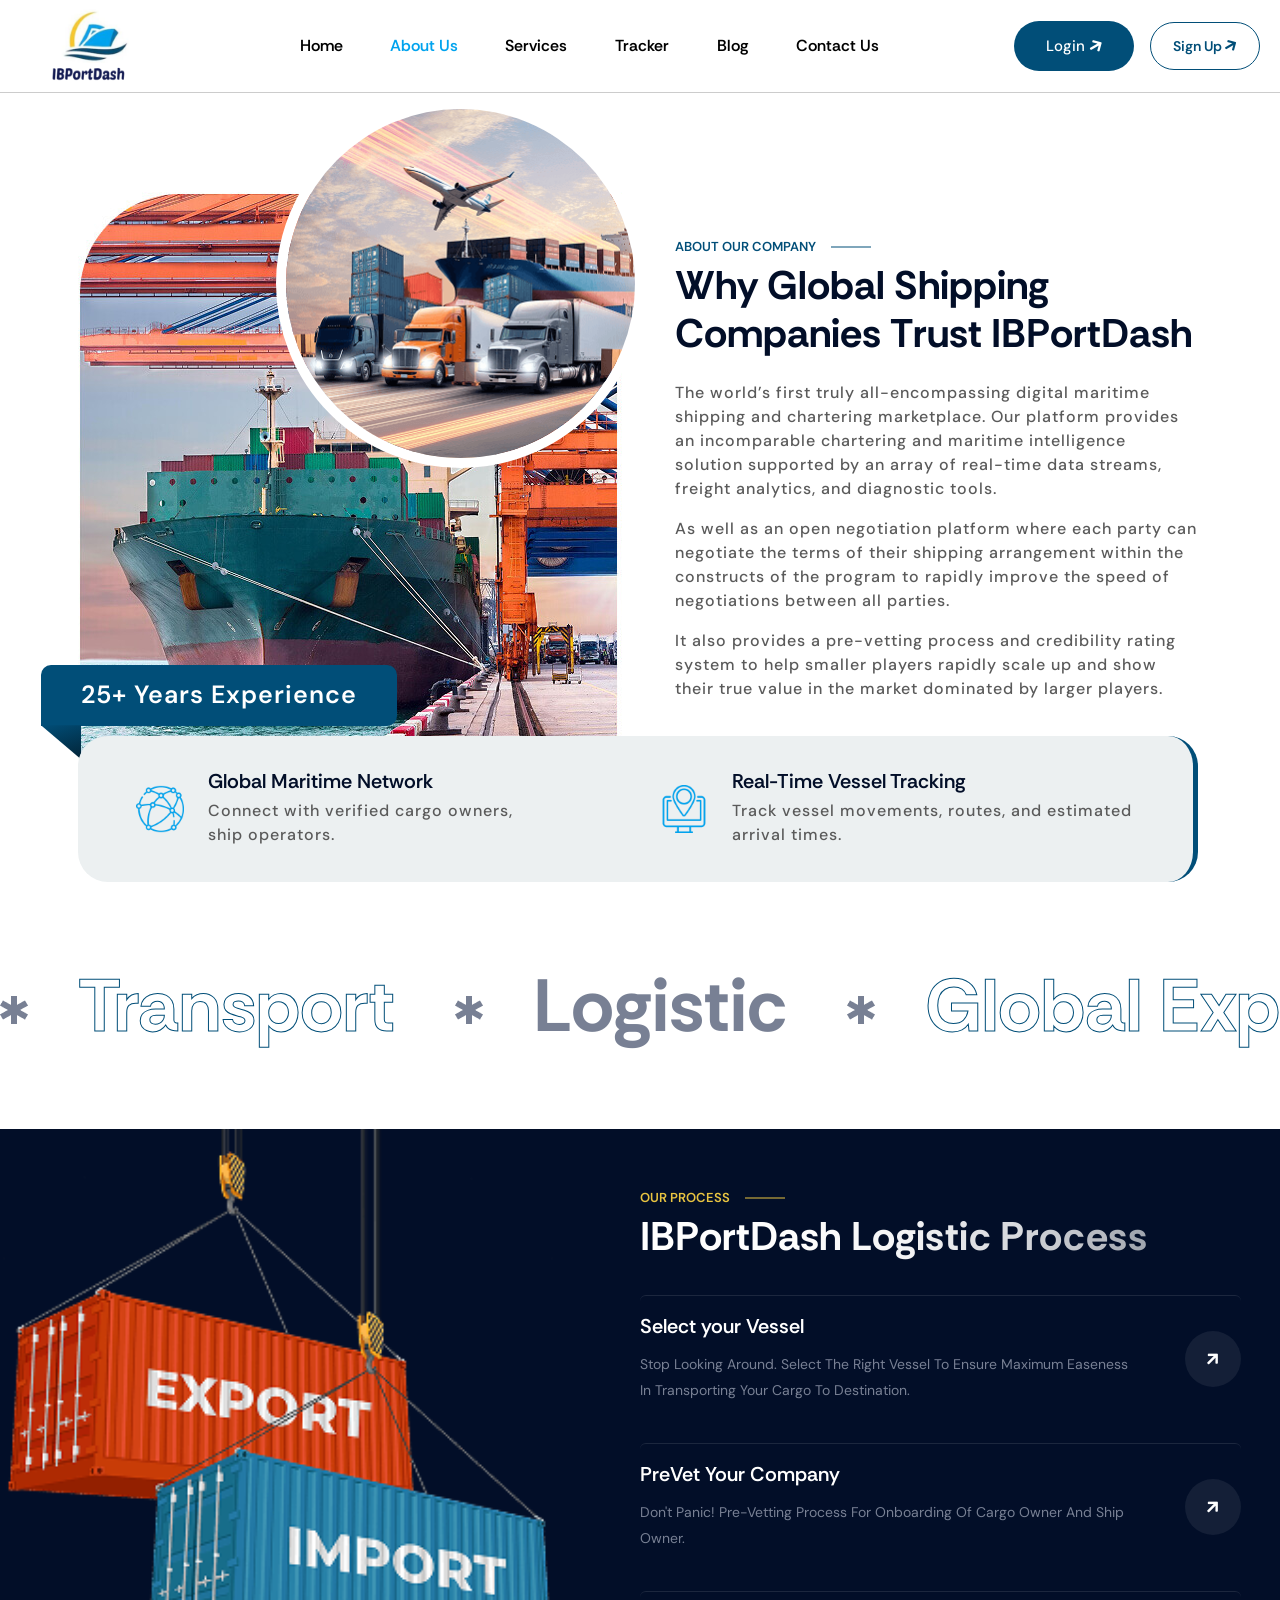
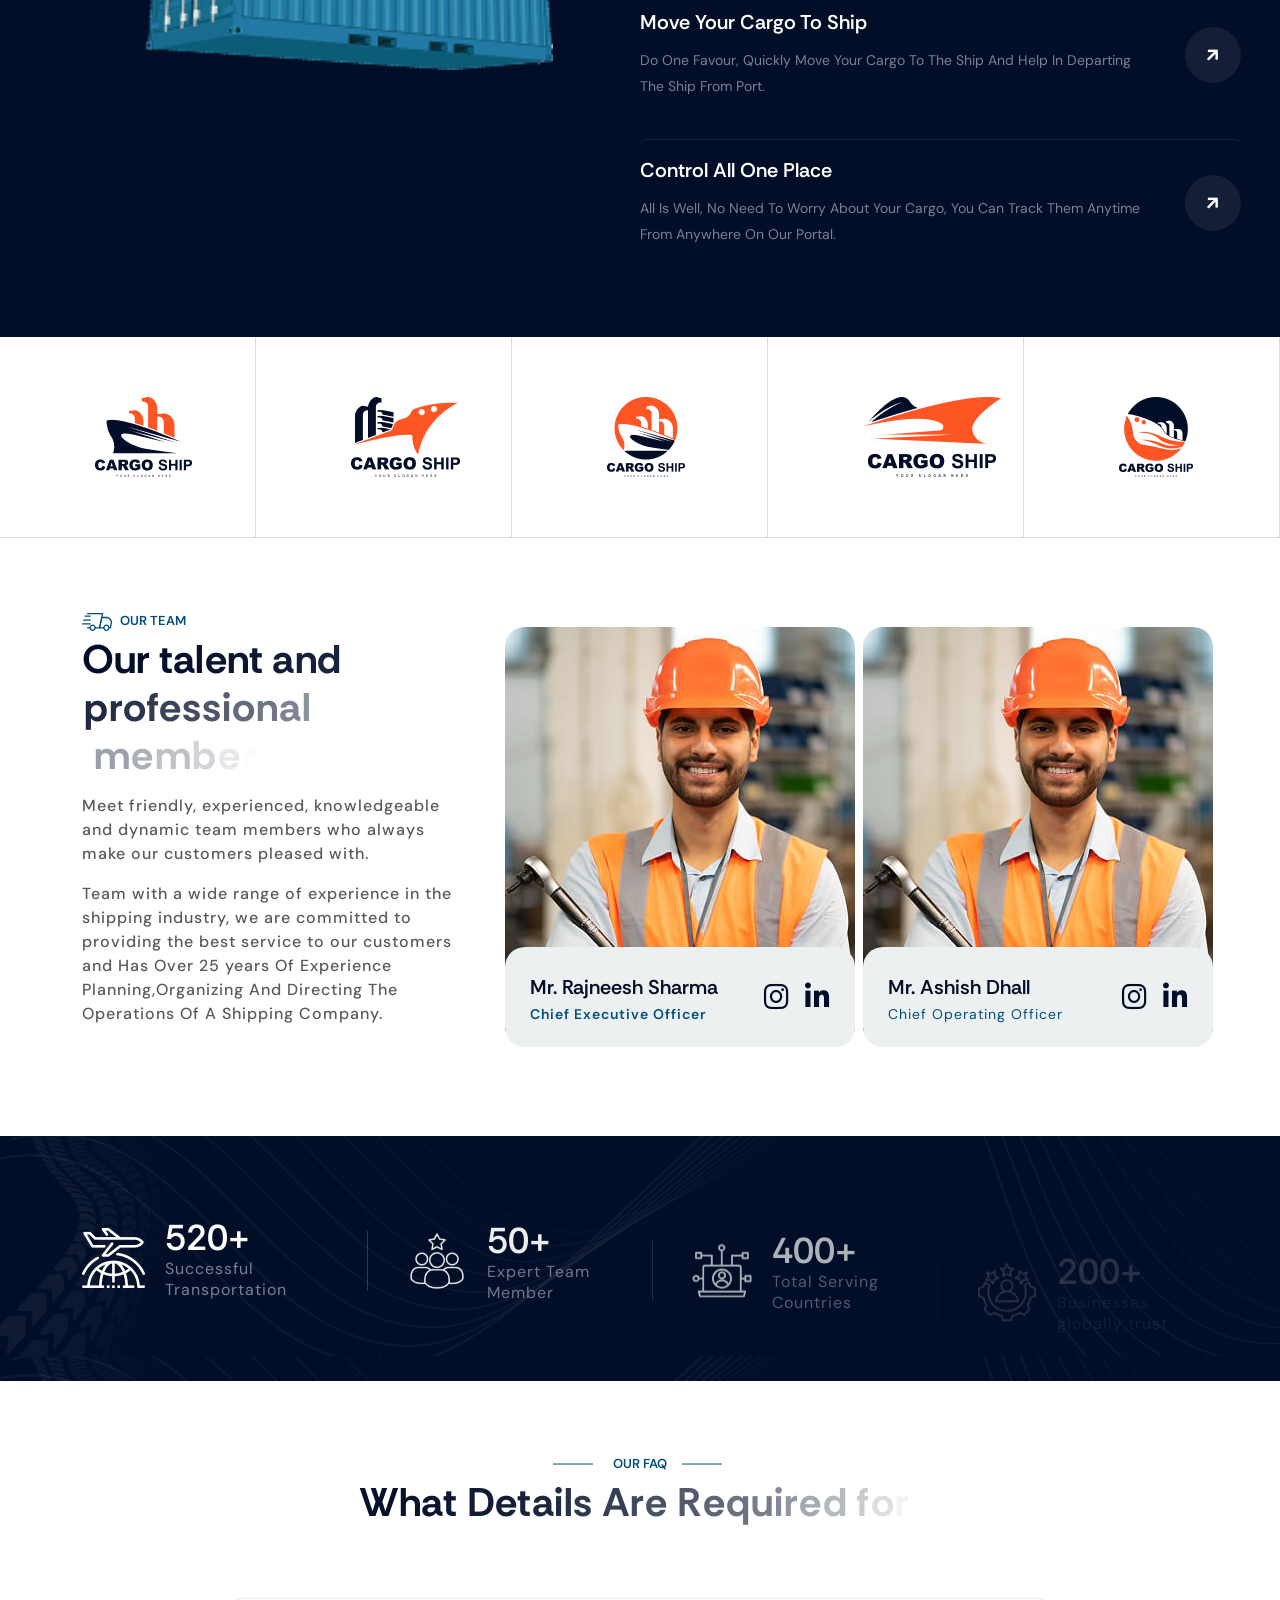
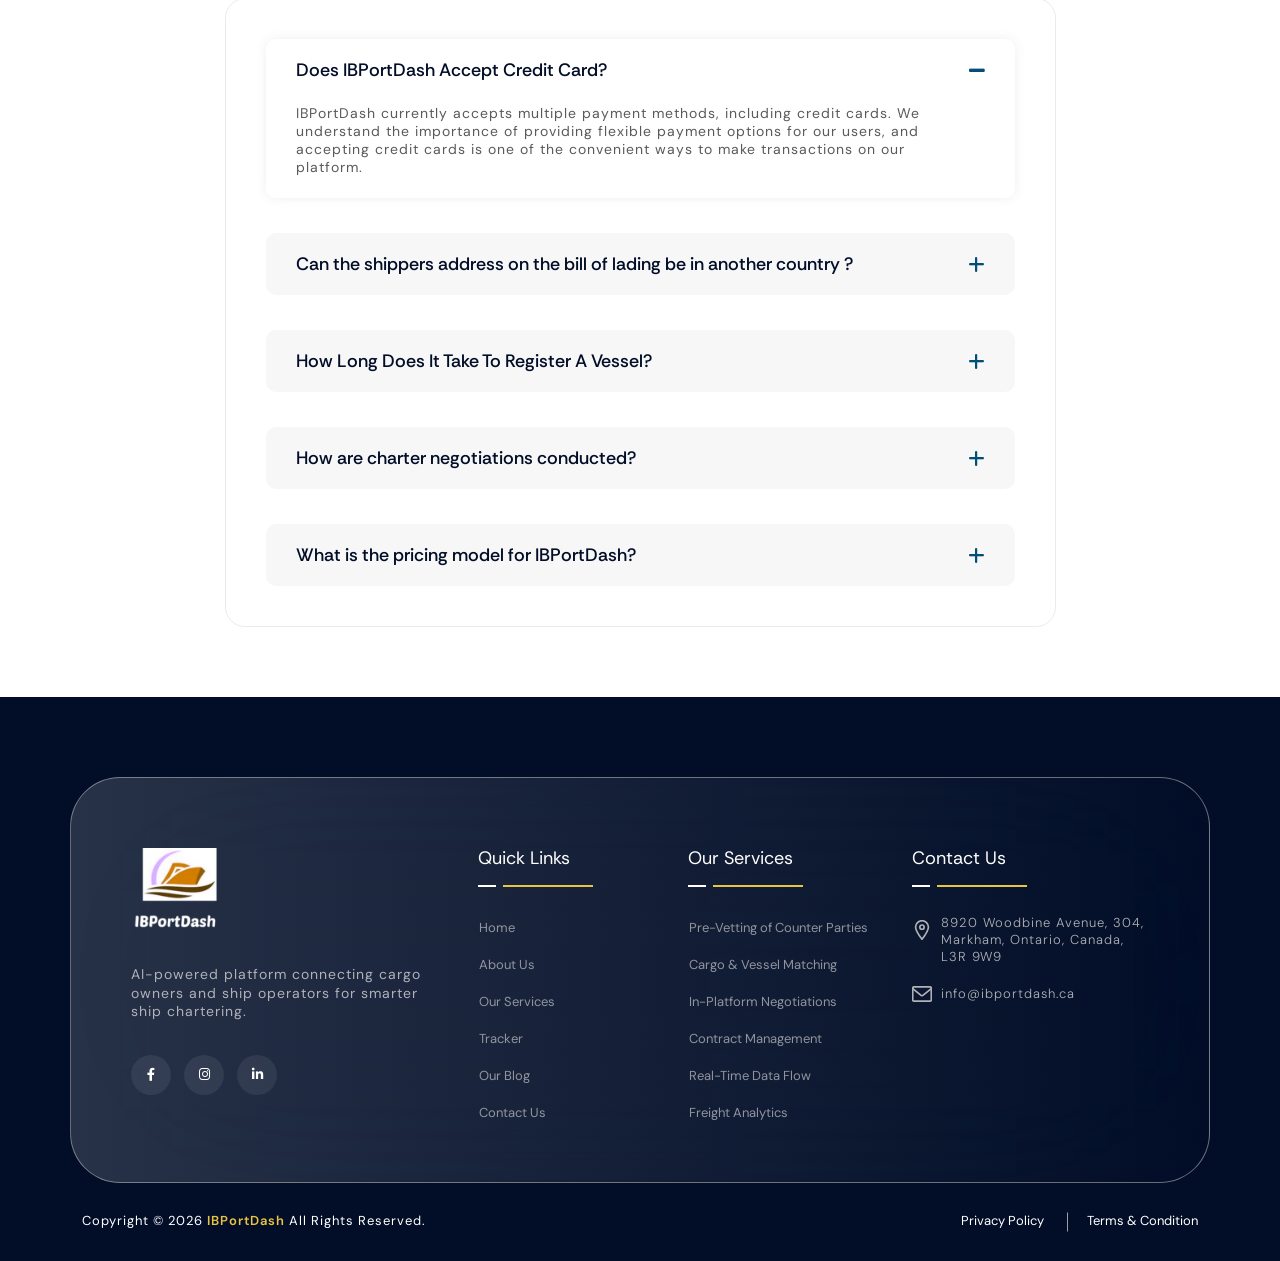
<file: UI/about-us.html>
<!DOCTYPE html>
<html lang="en">

<head>
    <meta charset="UTF-8">
    <meta http-equiv="x-ua-compatible" content="ie=edge">
    <meta name="viewport" content="width=device-width, initial-scale=1, shrink-to-fit=no">
    <meta name="description"
        content="IBPortDash is a modern Transport & Logistics HTML template for shipping, freight, trucking, courier and supply-chain businesses. Clean, responsive design for logistics companies, warehousing, delivery services and transport operators.">
    <meta name="keywords"
        content="transport, logistics, shipping, freight, courier, supply chain, trucking, delivery, warehouse, cargo, transport company, responsive template">
    <meta name="author" content="theme-village">

    <title>IBPortDash</title>
    <link rel="apple-touch-icon" href="assets/images/logo.svg">
    <link rel="shortcut icon" href="assets/images/logo.svg">

    <link rel="stylesheet" href="assets/css/global.css">
</head>

<body>

    <!-- search canvas -->
    <div class="search-popup offcanvas offcanvas-top" id="offcanvas-search" data-bs-scroll="true">
        <div class="container d-flex flex-row py-5 align-items-center position-relative">
            <button type="button" class="btn-close bg-primary rounded-5" data-bs-dismiss="offcanvas"
                aria-label="Close"></button>
            <div class="col-lg-9 mx-auto">
                <form class="search-form w-100 mb-5">
                    <input id="search-form" type="text" class="form-control shadow-1"
                        placeholder="Type keyword and hit enter">
                </form>

            </div>
        </div>
    </div>

    <!-- Header Start -->
    <header class="header header-2">
        <div class="sticky-height"></div>
        <div class="header-wrapper">
            <div class="header-top m-0">

                <!-- Navigation Menu Start -->
                <div class="header-nav-wrapper header-sticky">
                    <nav class="navbar navbar-expand-xl p-0">
                        <div class="container ct-container bg-white rounded-0">

                            <!-- logo -->
                            <a href="index.html" class="navbar-brand">
                                <img src="assets/images/logo.svg" alt="logo" class="img-fluid w-75">
                            </a>
                            <!-- menu btn -->
                            <button class="navbar-toggler offcanvas-nav-btn text-primary" type="button">
                                Menu <svg xmlns="http://www.w3.org/2000/svg" width="14" height="12" fill="none"
                                    viewBox="0 0 14 12">
                                    <path fill="#020e28"
                                        d="M0 .75Q.063.063.75 0h12.5q.687.063.75.75-.063.687-.75.75H.75Q.063 1.437 0 .75m0 5Q.063 5.063.75 5h12.5q.687.063.75.75-.063.687-.75.75H.75Q.063 6.437 0 5.75m13.25 5.75H.75q-.687-.063-.75-.75.063-.687.75-.75h12.5q.687.063.75.75-.063.687-.75.75" />
                                </svg>
                            </button>

                            <div class="nav-cta d-none d-md-flex  order-lg-3">
                                <div class="d-flex align-items-center justify-content-between gap-3">

                                    <a href="login.html" class="btn btn-primary btn-hover"> Login <i
                                            class="fa fa-arrow-right"></i>
                                        <span></span>
                                    </a>
                                    <a href="register.html" class="signup btn-hover rounded-5"> Sign
                                        Up <i class="fa fa-arrow-right"></i>
                                        <span></span>
                                    </a>

                                </div>
                            </div>
                            <div class="offcanvas offcanvas-start offcanvas-nav bg-info">
                                <div class="offcanvas-header">
                                    <a href="index.html" class="text-inverse"><img src="assets/images/logo.svg"
                                            alt="Logo"></a>
                                    <button type="button" class="btn-close bg-primary" data-bs-dismiss="offcanvas"
                                        aria-label="Close"></button>
                                </div>

                                <div class="offcanvas-body pt-0 align-items-center justify-content-between">
                                    <ul class="navbar-nav mx-auto align-items-lg-center">
                                        <li class="nav-item">
                                            <a class="nav-link" href="index.html">Home</a>
                                        </li>
                                        <li class="nav-item">
                                            <a class="nav-link text-info active" href="about-us.html">About Us</a>
                                        </li>
                                        <li class="nav-item">
                                            <a class="nav-link" href="services.html">Services</a>
                                        </li>
                                        <li class="nav-item">
                                            <a class="nav-link" href="tracker.html">Tracker</a>
                                        </li>
                                        <li class="nav-item">
                                            <a class="nav-link" href="blog.html">Blog</a>
                                        </li>
                                        <li class="nav-item">
                                            <a class="nav-link" href="contact.html">Contact Us</a>
                                        </li>
                                    </ul>


                                </div>
                            </div>
                        </div>
                    </nav>
                </div>
            </div>
        </div>
    </header>
    <!-- Header End -->

    <!-- About section -->
    <section class="about-sec2 overflow-hidden">

        <div class="container position-relative mt-5 pt-3">
            <div class="row align-items-center">
                <div class="col-xl-6 col-sm-8 mx-auto mx-xl-0 p-0">
                    <div class="about-media-box position-relative">
                        <div class="ab-main-img">
                            <img src="assets/images/about-m.jpg" class="img-fluid" alt="">
                            <div class="experien-stat">
                                <p class="text-info m-0"> <span class="purecounter" data-purecounter-end="25">25</span>+
                                    Years
                                    Experience</p>
                            </div>
                            <div class="about-sm">
                                <img class="img-fluid" src="assets/images/about-m2.png" alt="">
                            </div>
                        </div>
                    </div>
                </div>
                <div class="col-xl-6 ps-xl-0">
                    <div class="about-content">
                        <span class="sub-title2 fadeInUp single">About Our Company</span>
                        <h2 class="sec-title mb-4">Why Global Shipping Companies Trust IBPortDash</h2>
                        <p class="lead">
                            The world’s first truly all-encompassing digital maritime shipping and chartering
                            marketplace. Our platform provides an
                            incomparable chartering and maritime intelligence solution supported by an array of
                            real-time data streams, freight
                            analytics, and diagnostic tools.
                        </p>
                        <p class="lead">
                            As well as an open negotiation platform where each party
                            can negotiate the terms of
                            their shipping arrangement within the constructs of the program to rapidly improve the speed
                            of negotiations between all
                            parties.
                        </p>
                        <p class="lead"> It also provides a pre-vetting process and credibility rating system to help
                            smaller players rapidly scale up
                            and show their true value in the market dominated by larger players.
                        </p>
                    </div>
                </div>
            </div>
            <div class="about-footer d-lg-flex justify-content-between align-items-center gap-2 bg-shade round">
                <div class="af-item d-flex align-items-center gap-4 px-xl-5">
                    <img src="assets/images/icons/ab-foot-1.png" alt="transform" class="img-fluid">
                    <div class="af-info">
                        <h3 class="h4">Global Maritime Network </h3>
                        <p class="lead">Connect with verified cargo owners, ship operators.</p>
                    </div>
                </div>
                <br>
                <div class="af-item d-flex align-items-center gap-4 px-xl-5">
                    <img src="assets/images/icons/ab-foot-2.png" alt="transform" class="img-fluid">
                    <div class="af-info">
                        <h3 class="h4">Real-Time Vessel Tracking</h3>
                        <p class="lead">Track vessel movements, routes, and estimated arrival times.</p>
                    </div>
                </div>
            </div>
        </div>
    </section>
    <!-- About Section End -->

    <!-- text slider start -->
    <section class="text-slider sec-padding pt-0">
        <div class="text-slide-sec overflow-hidden">
            <div class="marque-active">
                <div class="text-slide-wrap">
                    <div class="text-item">
                        <img src="assets/images/star-1.png" alt="">
                        <h3 class="display-1">Transport</h3>
                    </div>
                    <div class="text-item">
                        <img src="assets/images/star-1.png" alt="">
                        <h3 class="display-1">Logistic</h3>
                    </div>
                    <div class="text-item">
                        <img src="assets/images/star-1.png" alt="">
                        <h3 class="display-1">Global Export</h3>
                    </div>
                    <div class="text-item">
                        <img src="assets/images/star-1.png" alt="">
                        <h3 class="display-1">Transport</h3>
                    </div>
                    <div class="text-item">
                        <img src="assets/images/star-1.png" alt="">
                        <h3 class="display-1">Global Import</h3>
                    </div>
                </div>
            </div>
        </div>
    </section>
    <!-- text slider end -->

    <!-- Operation Section Start -->
    <section class="operation-sec sec-padding pt-0">

        <div class="container p-0">
            <div class="row justify-content-end w-100 gap-5 gap-xl-0">

                <div class="col-12 col-xl-6 p-0 operation-sec-left position-relative">
                    <div class="sticky-box">
                        <img src="assets/images/double-container.svg" alt="" class="container-img img-fluid">
                    </div>
                </div>

                <div class="col-xl-6 operation-sec-right pt-5 mt-2">
                    <span class="sub-title2 fadeInUp single text-secondary">Our Process</span>
                    <h2 class="sec-title text-info">
                        IBPortDash Logistic Process
                    </h2>

                    <div class="ct-tab nav flex-column nav-pills mx-0" id="v-pills-tab" role="tablist"
                        aria-orientation="vertical">

                        <button class="nav-link d-flex align-items-center justify-content-between" id="air-tab"
                            data-bs-toggle="tab" data-bs-target="#air" type="button" role="tab" aria-controls="air"
                            aria-selected="true">
                            <span class="th-info text-start">
                                <span class="h4 d-block">Select your Vessel</span>
                                <span class="p d-block text-capitalize">
                                    stop looking around. select the right vessel to ensure maximum
                                    easeness in
                                    transporting your cargo to destination.
                                </span>
                            </span>
                            <span class="icon-lg rounded-circle"><i class="fa fa-arrow-right"></i></span>
                        </button>

                        <button class="nav-link d-flex align-items-center justify-content-between" id="byroad-tab"
                            data-bs-toggle="tab" data-bs-target="#byroad" type="button" role="tab"
                            aria-controls="byroad" aria-selected="false">
                            <span class="th-info text-start">
                                <span class="h4 d-block">PreVet Your Company</span>
                                <span class="p d-block text-capitalize">
                                    don't panic! pre-Vetting process for onboarding of cargo owner and
                                    ship owner.
                                </span>
                            </span>
                            <span class="icon-lg rounded-circle"><i class="fa fa-arrow-right"></i></span>
                        </button>

                        <button class="nav-link d-flex align-items-center justify-content-between" id="road-tab"
                            data-bs-toggle="tab" data-bs-target="#road" type="button" role="tab" aria-controls="road"
                            aria-selected="false">
                            <span class="th-info text-start">
                                <span class="h4 d-block">Move Your Cargo To Ship</span>
                                <span class="p d-block text-capitalize">
                                    do one favour, quickly move your cargo to the ship and help in
                                    departing the ship
                                    from port.
                                </span>
                            </span>
                            <span class="icon-lg rounded-circle"><i class="fa fa-arrow-right"></i></span>
                        </button>

                        <button class="nav-link d-flex align-items-center justify-content-between" id="road-tab"
                            data-bs-toggle="tab" data-bs-target="#road" type="button" role="tab" aria-controls="road"
                            aria-selected="false">
                            <span class="th-info text-start">
                                <span class="h4 d-block">Control All One Place</span>
                                <span class="p d-block text-capitalize">
                                    all is well, no need to worry about your cargo, you can track them
                                    anytime from
                                    anywhere on our portal.
                                </span>
                            </span>
                            <span class="icon-lg rounded-circle"><i class="fa fa-arrow-right"></i></span>
                        </button>

                    </div>

                </div>
            </div>
        </div>
        </div>
    </section>
    <!-- Operation Section End -->

    <!-- brands slider -->
    <div class="brands-sec3 overflow-hidden">
        <div class="container-fluid p-0">
            <div class="row">
                <div class="col-lg-12">
                    <div class="brands-carousel2 swiper swiper-initialized swiper-horizontal swiper-free-mode">
                        <div class="swiper-wrapper" id="swiper-wrapper-82b10ac5a36daae101" aria-live="off"
                            style="transform: translate3d(-2013.2px, 0px, 0px); transition-duration: 300ms;">
                            <div class="swiper-slide swiper-slide-duplicate swiper-slide-duplicate-active"
                                data-swiper-slide-index="2" role="group" aria-label="3 / 7" style="width: 287.6px;">
                                <a href="about-us.html"><img src="assets/images/bra3.png" alt="Brands"></a>
                            </div>
                            <div class="swiper-slide swiper-slide-duplicate swiper-slide-duplicate-next"
                                data-swiper-slide-index="3" role="group" aria-label="4 / 7" style="width: 287.6px;">
                                <a href="about-us.html"><img src="assets/images/bra4.png" alt="Brands"></a>
                            </div>
                            <div class="swiper-slide swiper-slide-duplicate" data-swiper-slide-index="4" role="group"
                                aria-label="5 / 7" style="width: 287.6px;">
                                <a href="about-us.html"><img src="assets/images/bra5.png" alt="Brands"></a>
                            </div>
                            <div class="swiper-slide swiper-slide-duplicate" data-swiper-slide-index="5" role="group"
                                aria-label="6 / 7" style="width: 287.6px;">
                                <a href="about-us.html"><img src="assets/images/bra1.png" alt="Brands"></a>
                            </div>
                            <div class="swiper-slide swiper-slide-duplicate" data-swiper-slide-index="6" role="group"
                                aria-label="7 / 7" style="width: 287.6px;">
                                <a href="about-us.html"><img src="assets/images/bra2.png" alt="Brands"></a>
                            </div>
                            <div class="swiper-slide" data-swiper-slide-index="0" role="group" aria-label="1 / 7"
                                style="width: 287.6px;">
                                <a href="about-us.html"><img src="assets/images/bra1.png" alt="Brands"></a>
                            </div>
                            <div class="swiper-slide swiper-slide-prev" data-swiper-slide-index="1" role="group"
                                aria-label="2 / 7" style="width: 287.6px;">
                                <a href="about-us.html"><img src="assets/images/bra2.png" alt="Brands"></a>
                            </div>
                            <div class="swiper-slide swiper-slide-active" data-swiper-slide-index="2" role="group"
                                aria-label="3 / 7" style="width: 287.6px;">
                                <a href="about-us.html"><img src="assets/images/bra3.png" alt="Brands"></a>
                            </div>
                            <div class="swiper-slide swiper-slide-next" data-swiper-slide-index="3" role="group"
                                aria-label="4 / 7" style="width: 287.6px;">
                                <a href="about-us.html"><img src="assets/images/bra4.png" alt="Brands"></a>
                            </div>
                            <div class="swiper-slide" data-swiper-slide-index="4" role="group" aria-label="5 / 7"
                                style="width: 287.6px;">
                                <a href="about-us.html"><img src="assets/images/bra5.png" alt="Brands"></a>
                            </div>
                            <div class="swiper-slide" data-swiper-slide-index="5" role="group" aria-label="6 / 7"
                                style="width: 287.6px;">
                                <a href="about-us.html"><img src="assets/images/bra1.png" alt="Brands"></a>
                            </div>
                            <div class="swiper-slide" data-swiper-slide-index="6" role="group" aria-label="7 / 7"
                                style="width: 287.6px;">
                                <a href="about-us.html"><img src="assets/images/bra2.png" alt="Brands"></a>
                            </div>
                            <div class="swiper-slide swiper-slide-duplicate" data-swiper-slide-index="0" role="group"
                                aria-label="1 / 7" style="width: 287.6px;">
                                <a href="about-us.html"><img src="assets/images/bra1.png" alt="Brands"></a>
                            </div>
                            <div class="swiper-slide swiper-slide-duplicate swiper-slide-duplicate-prev"
                                data-swiper-slide-index="1" role="group" aria-label="2 / 7" style="width: 287.6px;">
                                <a href="about-us.html"><img src="assets/images/bra2.png" alt="Brands"></a>
                            </div>
                            <div class="swiper-slide swiper-slide-duplicate swiper-slide-duplicate-active"
                                data-swiper-slide-index="2" role="group" aria-label="3 / 7" style="width: 287.6px;">
                                <a href="about-us.html"><img src="assets/images/bra3.png" alt="Brands"></a>
                            </div>
                            <div class="swiper-slide swiper-slide-duplicate swiper-slide-duplicate-next"
                                data-swiper-slide-index="3" role="group" aria-label="4 / 7" style="width: 287.6px;">
                                <a href="about-us.html"><img src="assets/images/bra4.png" alt="Brands"></a>
                            </div>
                            <div class="swiper-slide swiper-slide-duplicate" data-swiper-slide-index="4" role="group"
                                aria-label="5 / 7" style="width: 287.6px;">
                                <a href="about-us.html"><img src="assets/images/bra5.png" alt="Brands"></a>
                            </div>
                        </div>
                        <span class="swiper-notification" aria-live="assertive" aria-atomic="true"></span>
                    </div>
                </div>
            </div>
        </div>
    </div>
    <!-- brands slider END -->

    <!-- TEAM SECTION-2 START -->
    <section class="team-sec2 sec-padding">
        <div class="container">
            <div class="d-flex flex-column flex-xl-row align-items-center justify-content-center gap-5">

                <div class="sec-intro mx-auto text-center text-lg-start mb-4">
                    <span class="sub-title fadeInUp" style="transform: translate(0px, 0px); opacity: 1;">
                        <svg xmlns="http://www.w3.org/2000/svg" width="30" height="18" fill="none" viewBox="0 0 30 18">
                            <path fill="#fd5523"
                                d="M8.125 15.429h-2.5a.62.62 0 0 1-.442-.189.65.65 0 0 1 0-.909.62.62 0 0 1 .442-.188h2.5c.166 0 .325.068.442.188a.65.65 0 0 1 0 .91.62.62 0 0 1-.442.188m20.313 0h-1.563a.62.62 0 0 1-.442-.189.65.65 0 0 1 0-.909.62.62 0 0 1 .442-.188h1.044l.842-4.618c-.011-2.364-1.973-4.382-4.386-4.382h-4.104l-1.989 9h3.593c.166 0 .325.068.442.188a.653.653 0 0 1 0 .91.62.62 0 0 1-.442.188H17.5a.61.61 0 0 1-.488-.242.65.65 0 0 1-.122-.543L19.162 4.36a.65.65 0 0 1 .22-.361.6.6 0 0 1 .39-.14h4.603C27.476 3.857 30 6.452 30 9.642l-.949 5.261a.65.65 0 0 1-.214.377.6.6 0 0 1-.4.148">
                            </path>
                            <path fill="#fd5523"
                                d="M24.375 18c-1.722 0-3.125-1.441-3.125-3.214s1.403-3.215 3.125-3.215c1.723 0 3.125 1.442 3.125 3.215S26.098 18 24.375 18m0-5.143c-1.034 0-1.875.866-1.875 1.929s.841 1.928 1.875 1.928 1.875-.865 1.875-1.928-.841-1.929-1.875-1.929M10.625 18C8.903 18 7.5 16.559 7.5 14.786s1.403-3.215 3.125-3.215c1.723 0 3.125 1.442 3.125 3.215S12.348 18 10.625 18m0-5.143c-1.034 0-1.875.866-1.875 1.929s.841 1.928 1.875 1.928 1.875-.865 1.875-1.928c0-1.064-.841-1.929-1.875-1.929m-2.5-9h-5a.62.62 0 0 1-.442-.188.65.65 0 0 1 0-.91.62.62 0 0 1 .442-.188h5c.166 0 .325.068.442.189a.65.65 0 0 1 0 .909.62.62 0 0 1-.442.188m0 3.857h-6.25a.62.62 0 0 1-.442-.188.65.65 0 0 1 0-.91.62.62 0 0 1 .442-.187h6.25c.166 0 .325.067.442.188a.65.65 0 0 1 0 .909.62.62 0 0 1-.442.188m0 3.857h-7.5a.62.62 0 0 1-.442-.188.65.65 0 0 1 0-.909.62.62 0 0 1 .442-.188h7.5c.166 0 .325.067.442.188a.65.65 0 0 1 0 .91.62.62 0 0 1-.442.187">
                            </path>
                            <path fill="#fd5523"
                                d="M17.5 15.429h-4.375a.62.62 0 0 1-.442-.189.65.65 0 0 1 0-.909.62.62 0 0 1 .442-.188H17l2.84-12.857H5.625a.62.62 0 0 1-.442-.189.65.65 0 0 1 0-.909A.62.62 0 0 1 5.625 0h15a.61.61 0 0 1 .488.241.65.65 0 0 1 .122.543L18.11 14.927a.65.65 0 0 1-.22.36.6.6 0 0 1-.39.142">
                            </path>
                        </svg>
                        Our Team
                    </span>
                    <h2 class="sec-title">Our talent and professional members</h2>
                    <p class="lead">Meet friendly, experienced, knowledgeable and dynamic team members who always make
                        our
                        customers pleased with.
                    </p>
                    <p class="lead">
                        Team with a wide range of experience in the shipping industry, we are committed to providing the
                        best service to our customers and Has Over 25
                        years Of Experience
                        Planning,Organizing And Directing The Operations Of A Shipping Company.
                    </p>
                </div>

                <div class="row g-5 g-lg-4">
                    <div class="col-12 col-md-6">
                        <div class="team-card2 position-relative rounded-4 mx-auto mx-md-0"
                            style="background: url(assets/images/single-team.jpg) no-repeat;">
                            <div class="team-info text-start">
                                <div class=" d-flex align-items-center justify-content-between mb-3">
                                    <div>
                                        <h4 class="">Mr. Rajneesh Sharma</h4>
                                        <p class="text-primary fw-bold m-0">Chief Executive Officer</p>
                                    </div>
                                    <div class="tm-social d-flex align-items-center gap-3">
                                        <a href="https://www.instagram.com/ibportdash/">
                                            <i class="fab fa-instagram fs-3"></i></a>

                                        <a href="https://www.linkedin.com/company/ibportdash/">
                                            <i class="fab fa-linkedin-in fs-3"></i></a>
                                    </div>
                                </div>
                                <p class="m-0">
                                    Co Founder And Director At Interbulk Ship Brokers Pvt. Ltd. Mr. Rajneesh Has Over 25
                                    years Of Experience
                                    Planning,Organizing And Directing The Operations Of A Shipping Company.
                                </p>
                            </div>
                        </div>
                    </div>
                    <div class="col-12 col-md-6">
                        <div class="team-card2 position-relative rounded-4 mx-auto mx-md-0"
                            style="background: url(assets/images/single-team.jpg) no-repeat;">
                            <div class="team-info text-start">
                                <div class=" d-flex align-items-center justify-content-between mb-3">
                                    <div>
                                        <h4 class="">Mr. Ashish Dhall</h4>
                                        <p class="text-primary fw-bs-6 m-0">Chief Operating Officer</p>
                                    </div>
                                    <div class="tm-social d-flex align-items-center gap-3">
                                        <a href="https://www.instagram.com/ibportdash/">
                                            <i class="fab fa-instagram fs-3"></i></a>

                                        <a href="https://www.linkedin.com/company/ibportdash/">
                                            <i class="fab fa-linkedin-in fs-3"></i></a>
                                    </div>
                                </div>
                                <p class="m-0">
                                    Founder And Managing Director At Interbulk Ship Brokers Pvt. Ltd. Mr. Ashish Has
                                    Over 25
                                    Years Of Experience
                                    Planning,Organizing And Directing The Operations Of A Shipping
                                    Company.
                                </p>
                            </div>
                        </div>
                    </div>
                </div>
            </div>
        </div>
    </section>
    <!-- TEAM SECTION-2 END -->

    <!-- achievements section -->
    <section class="stat-sec" style="background-image: url('assets/images/stat-bg.jpg');">
        <div class="container">
            <div class="row">
                <div class="col-lg-3 col-md-6">
                    <div class="single-stat fadeInUp" data-delay=".1"
                        style="transform: translate(0px, 0px); opacity: 1;">
                        <img src="assets/images/stat1.png" alt="Stat">
                        <div class="stat-info">
                            <h3 class="display-3 text-white"><span class=" purecounter" data-purecounter-end="520"
                                    data-purecounter-duration=".3">520</span>+
                            </h3>
                            <p>Successful Transportation</p>
                        </div>
                    </div>
                </div>
                <div class="col-lg-3 col-md-6">
                    <div class="single-stat fadeInUp" data-delay=".4"
                        style="transform: translate(0px, 0px); opacity: 1;">
                        <img src="assets/images/sta2.png" alt="Stat">
                        <div class="stat-info">
                            <h3 class="display-3 text-white"><span class=" purecounter" data-purecounter-end="50"
                                    data-purecounter-duration=".3">50</span>+
                            </h3>
                            <p>Expert Team Member</p>
                        </div>
                    </div>
                </div>
                <div class="col-lg-3 col-md-6">
                    <div class="single-stat fadeInUp" data-delay=".6"
                        style="transform: translate(0px, 0px); opacity: 1;">
                        <img src="assets/images/stat3.png" alt="Stat">
                        <div class="stat-info">
                            <h3 class="display-3 text-white"><span class=" purecounter" data-purecounter-end="400"
                                    data-purecounter-duration=".3">400</span>+
                            </h3>
                            <p>Total Serving Countries</p>
                        </div>
                    </div>
                </div>
                <div class="col-lg-3 col-md-6">
                    <div class="single-stat fadeInUp" data-delay=".8"
                        style="transform: translate(0px, 0px); opacity: 1;">
                        <img src="assets/images/stat4.png" alt="Stat">
                        <div class="stat-info">
                            <h3 class="display-3 text-white"><span class=" purecounter" data-purecounter-end="200"
                                    data-purecounter-duration=".3">200</span>+
                            </h3>
                            <p>Businesses globally trust</p>
                        </div>
                    </div>
                </div>
            </div>
        </div>
    </section>
    <!-- achievements section END -->

    <!-- FAQ Section Start -->
    <section class="faq-sec overflow-hidden sec-padding position-relative">
        <!-- <img src="assets/images/red-container.png" alt="container" class="anim-img right-top moveXS"> -->
        <div class="container">
            <div class="sec-intro mx-auto text-center mb-4">
                <span class="sub-title2 fadeInUp">Our faq</span>
                <h2 class="sec-title">What Details Are Required for a Quote?</h2>
            </div>
            <div class="row gy-4">
                <div class="col-12 col-lg-9 mx-auto">
                    <div class="faq-accordion rounded-4" id="tv-accordion">
                        <div class="accordion-item active">
                            <h4 class="accordion-header" id="headingOne">
                                <button class="accordion-button" type="button" data-bs-toggle="collapse"
                                    data-bs-target="#collapseOne" aria-expanded="true" aria-controls="collapseOne">
                                    Does IBPortDash Accept Credit Card?
                                </button>
                            </h4>
                            <div id="collapseOne" class="accordion-collapse collapse show" aria-labelledby="headingOne"
                                role="tabpanel" data-bs-parent="#tv-accordion">
                                <div class="accordion-body">
                                    <p>
                                        IBPortDash currently accepts multiple payment methods, including credit cards.
                                        We understand the importance of providing
                                        flexible payment options for our users, and accepting credit cards is one of the
                                        convenient ways to make transactions on
                                        our platform.
                                    </p>
                                </div>
                            </div>
                        </div>
                        <div class="accordion-item">
                            <h4 class="accordion-header" id="headingTwo">
                                <button class="accordion-button collapsed" type="button" data-bs-toggle="collapse"
                                    data-bs-target="#collapseTwo" aria-expanded="false" aria-controls="collapseTwo">
                                    Can the shippers address on the bill of lading be in another country ?
                                </button>
                            </h4>
                            <div id="collapseTwo" class="accordion-collapse collapse" role="tabpanel"
                                aria-labelledby="headingTwo" data-bs-parent="#tv-accordion">
                                <div class="accordion-body">
                                    <p>Yes, the shipper address on the bill of lading can be in another country.</p>
                                </div>
                            </div>
                        </div>
                        <div class="accordion-item">
                            <h4 class="accordion-header" id="headingThree">
                                <button class="accordion-button collapsed" type="button" data-bs-toggle="collapse"
                                    data-bs-target="#collapseThree" aria-expanded="false" aria-controls="collapseThree">
                                    How Long Does It Take To Register A Vessel?
                                </button>
                            </h4>
                            <div id="collapseThree" class="accordion-collapse collapse" role="tabpanel"
                                aria-labelledby="headingThree" data-bs-parent="#tv-accordion">
                                <div class="accordion-body">
                                    <p>Registering a vessel on IBPortDash is a straightforward process designed to
                                        minimize hassle and ensure efficiency for
                                        our users. The time it takes to complete the registration process may vary
                                        depending on several factors, but we strive
                                        to make it as quick and seamless as possible. The entire process, from account
                                        creation to vessel registration approval,
                                        can generally be completed within 1-2 days.</p>
                                </div>
                            </div>
                        </div> <!-- Item End -->
                        <div class="accordion-item">
                            <h4 class="accordion-header" id="headingFour">
                                <button class="accordion-button collapsed" type="button" data-bs-toggle="collapse"
                                    data-bs-target="#collapseFour" aria-expanded="false" aria-controls="collapseFour">
                                    How are charter negotiations conducted?
                                </button>
                            </h4>
                            <div id="collapseFour" class="accordion-collapse collapse" aria-labelledby="headingFour"
                                role="tabpanel" data-bs-parent="#tv-accordion">
                                <div class="accordion-body">
                                    <p>Meeting project deadlines is a top priority. We understand the
                                        importance of
                                        timely
                                        delivery and have established a comprehensive approach to ensure
                                        that all
                                        projects
                                        are
                                        completed</p>
                                </div>
                            </div>
                        </div> <!-- Item End -->
                        <div class="accordion-item">
                            <h4 class="accordion-header" id="headingFive">
                                <button class="accordion-button collapsed" type="button" data-bs-toggle="collapse"
                                    data-bs-target="#collapseFive" aria-expanded="false" aria-controls="collapseFive">
                                    What is the pricing model for IBPortDash?
                                </button>
                            </h4>
                            <div id="collapseFive" class="accordion-collapse collapse" aria-labelledby="headingFive"
                                role="tabpanel" data-bs-parent="#tv-accordion">
                                <div class="accordion-body">
                                    <p>Teachers play a central role in education. They impart knowledge,
                                        facilitate
                                        learning, and
                                        help students develop
                                        critical thinking skills. Teachers also contribute to the social
                                        and emotional
                                        development
                                        of
                                        students.</p>
                                </div>
                            </div>
                        </div> <!-- Item End -->
                    </div>
                </div>
            </div>
        </div>
    </section>
    <!-- FAQ Section End -->

    <!-- Footer Start -->
    <footer class="footer footer-2 jarallax" data-jarallax data-speed=".7">
        <div class="parallax-overly"></div>
        <div class="container quick-links px-5">

            <div class="row footer-widgets">
                <div class="col-lg-4 col-sm-6 mb-5 mb-lg-0">
                    <div class="footer-widget about-footer">
                        <div class="f-logo">
                            <a href="index.html"><img src="assets/images/logo-w.svg" alt="Logo"></a>
                        </div>
                        <p>AI-powered platform connecting cargo owners and ship operators for smarter
                            ship chartering.
                        </p>
                        <div class="social-share">
                            <a href="https://www.facebook.com/ibportdash/"><i class="fab fa-facebook-f"></i></a>
                            <a href="https://www.instagram.com/ibportdash/"><i class="fab fa-instagram"></i></a>
                            <a href="https://www.linkedin.com/company/ibportdash/"><i
                                    class="fab fa-linkedin-in"></i></a>
                        </div>

                    </div>
                </div>
                <div class="col-lg-2 col-sm-4 offset-sm-1 offset-lg-0">
                    <div class="footer-widget">
                        <h3 class="widget-title">Quick Links</h3>
                        <ul>
                            <li><a href="index.html">Home</a></li>
                            <li><a href="about-us.html">About Us</a></li>
                            <li><a href="services.html">Our Services</a></li>
                            <li><a href="tracker.html">Tracker</a></li>
                            <li><a href="blog.html">Our Blog</a></li>
                            <li><a href="contact.html">Contact Us</a></li>
                        </ul>
                    </div>
                </div>

                <div class="col-lg-3 ps-lg-5 col-sm-6">
                    <div class="footer-widget">
                        <h3 class="widget-title">Our Services</h3>
                        <ul>
                            <li><a href="services.html">Pre-Vetting of Counter Parties</a></li>
                            <li><a href="services.html">Cargo & Vessel Matching</a></li>
                            <li><a href="services.html">In-Platform Negotiations</a></li>
                            <li><a href="services.html">Contract Management</a></li>
                            <li><a href="services.html">Real-Time Data Flow</a></li>
                            <li><a href="services.html">Freight Analytics</a></li>
                        </ul>
                    </div>
                </div>

                <div class="col-lg-3 col-sm-4 offset-sm-1 offset-lg-0">
                    <div class="footer-widget contact-widget">
                        <h3 class="widget-title">Contact Us</h3>
                        <ul class="contact-info check">
                            <li class="f-address ps-1 mb-3">
                                <p>8920 Woodbine Avenue, 304, Markham, Ontario, Canada, L3R 9W9</p>
                            </li>
                            <li class="f-email ps-1">
                                <p> info@ibportdash.ca </p>
                            </li>
                        </ul>
                    </div>
                </div>
            </div>
        </div>
        <div class="footer-bottom">
            <div class="container">
                <div class="d-flex flex-wrap justify-content-between align-items-center">
                    <p class="text-info copy-right mb-0 order-2 order-md-1">
                        Copyright &copy; 2026
                        <a href="about-us.html" class="text-secondary">IBPortDash</a> All Rights Reserved.
                    </p>
                    <nav class="footer-nav order-1 order-md-2">
                        <ul>
                            <li><a href="privacy.html" class="py-0">Privacy Policy </a></li>
                            <li><a href="tnc.html" class="py-0">Terms & Condition</a></li>
                        </ul>
                    </nav>
                </div>
            </div>>
        </div>
    </footer>
    <!-- Footer End -->

    <!-- Scroll Top -->
    <div class="scroll-top">
        <svg class="progress-circle svg-content" height="100%" viewBox="-1 -1 102 102" width="100%">
            <path d="M50,1 a49,49 0 0,1 0,98 a49,49 0 0,1 0,-98" fill="none" stroke="black" stroke-width="2">
            </path>
        </svg>
    </div>


    <!--Javascript
        ========================================================-->
    <script src="assets/js/jquery-3.7.1.min.js"></script>
    <script src="assets/js/bootstrap.bundle.min.js"></script>
    <script src="assets/js/swiper-bundle.min.js"></script>
    <script src="assets/js/lenis.min.js"></script>
    <script src="assets/js/jarallax.min.js"></script>
    <script src="assets/js/gsap.min.js"></script>
    <script src="assets/js/ScrollTrigger.min.js"></script>
    <script src="assets/js/SplitText.js"></script>
    <script src="assets/js/fancybox.umd.js"></script>
    <script src="assets/js/isotope.pkgd.min.js"></script>
    <script src="assets/js/purecounter.js"></script>
    <script src="assets/js/jquery.marquee.min.js"></script>
    <script src="assets/js/jquery.nice-select.min.js"></script>
    <script src="assets/js/jquery.timepicker.min.js"></script>
    <script src="assets/js/bootstrap-datepicker.js"></script>
    <script src="assets/js/custom.js"></script>
    <script src="assets/js/swiper-custom.js"></script>
</body>

</html>
</file>
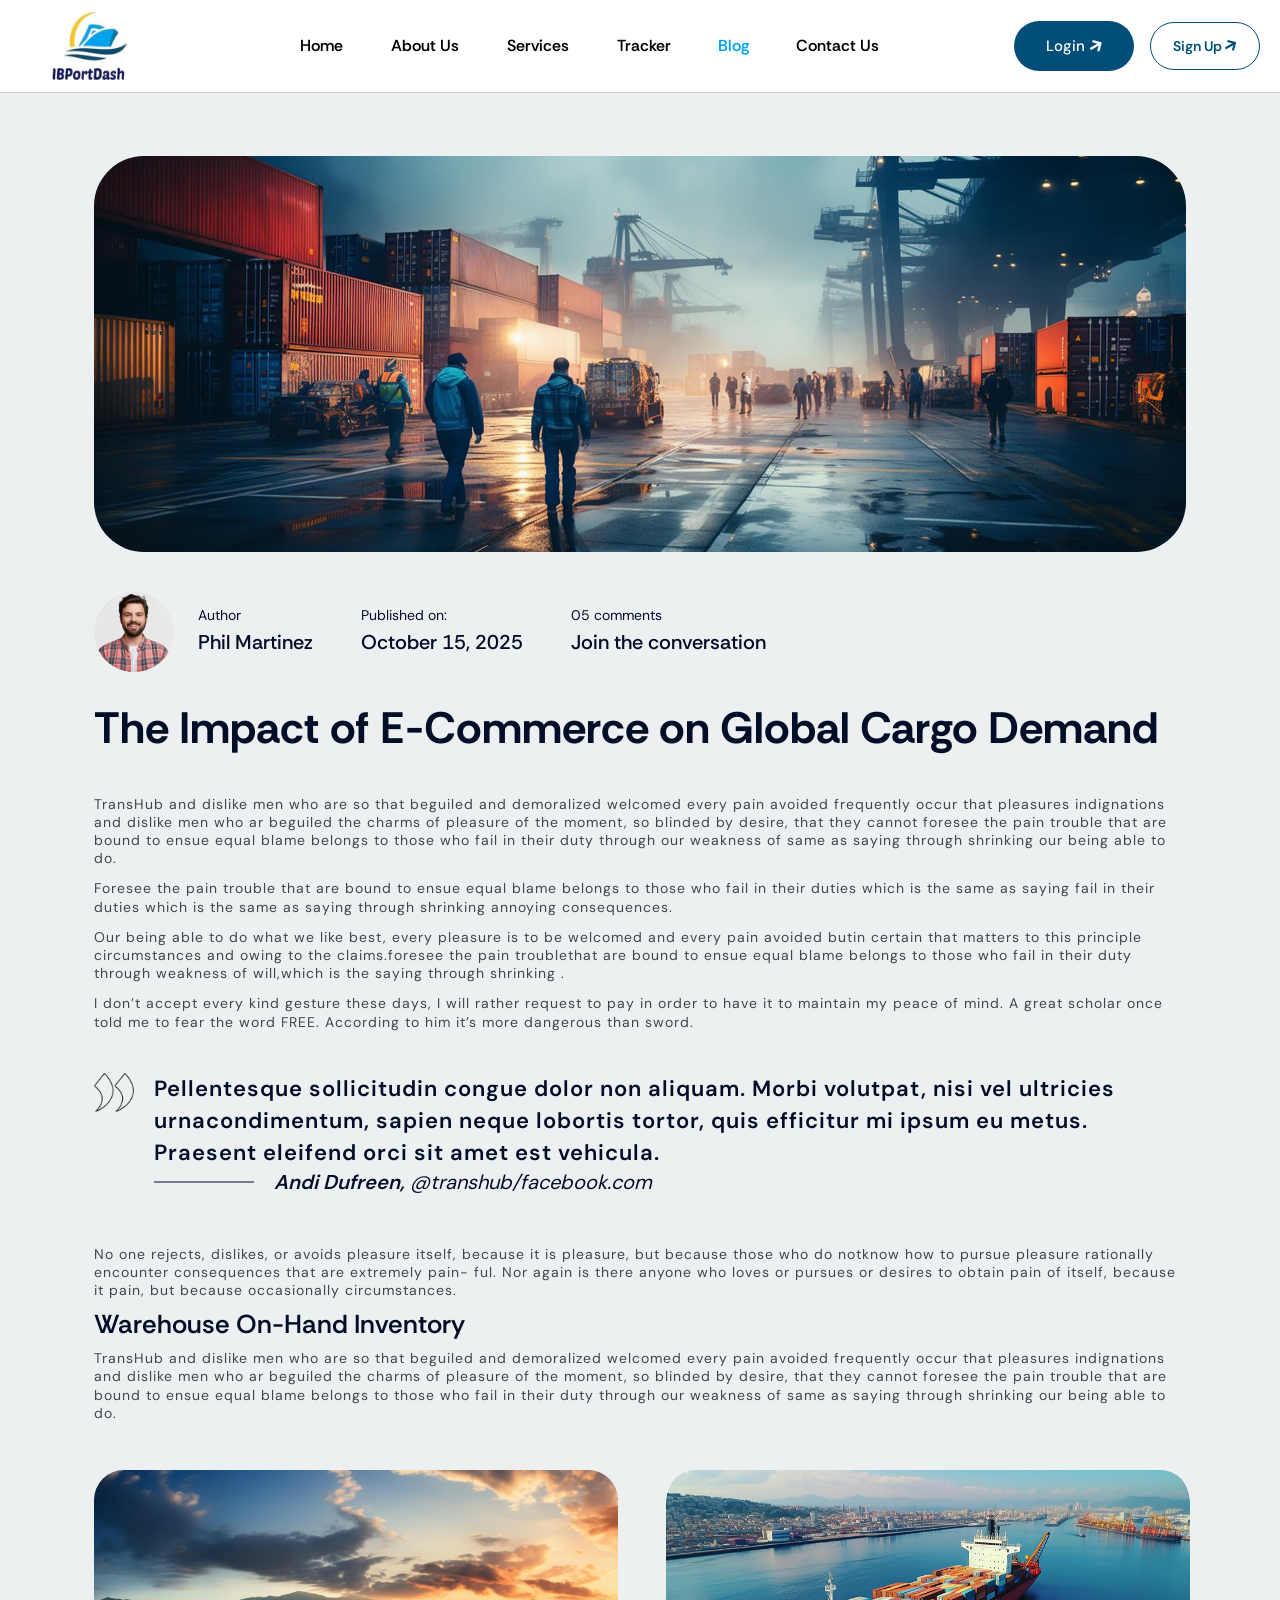
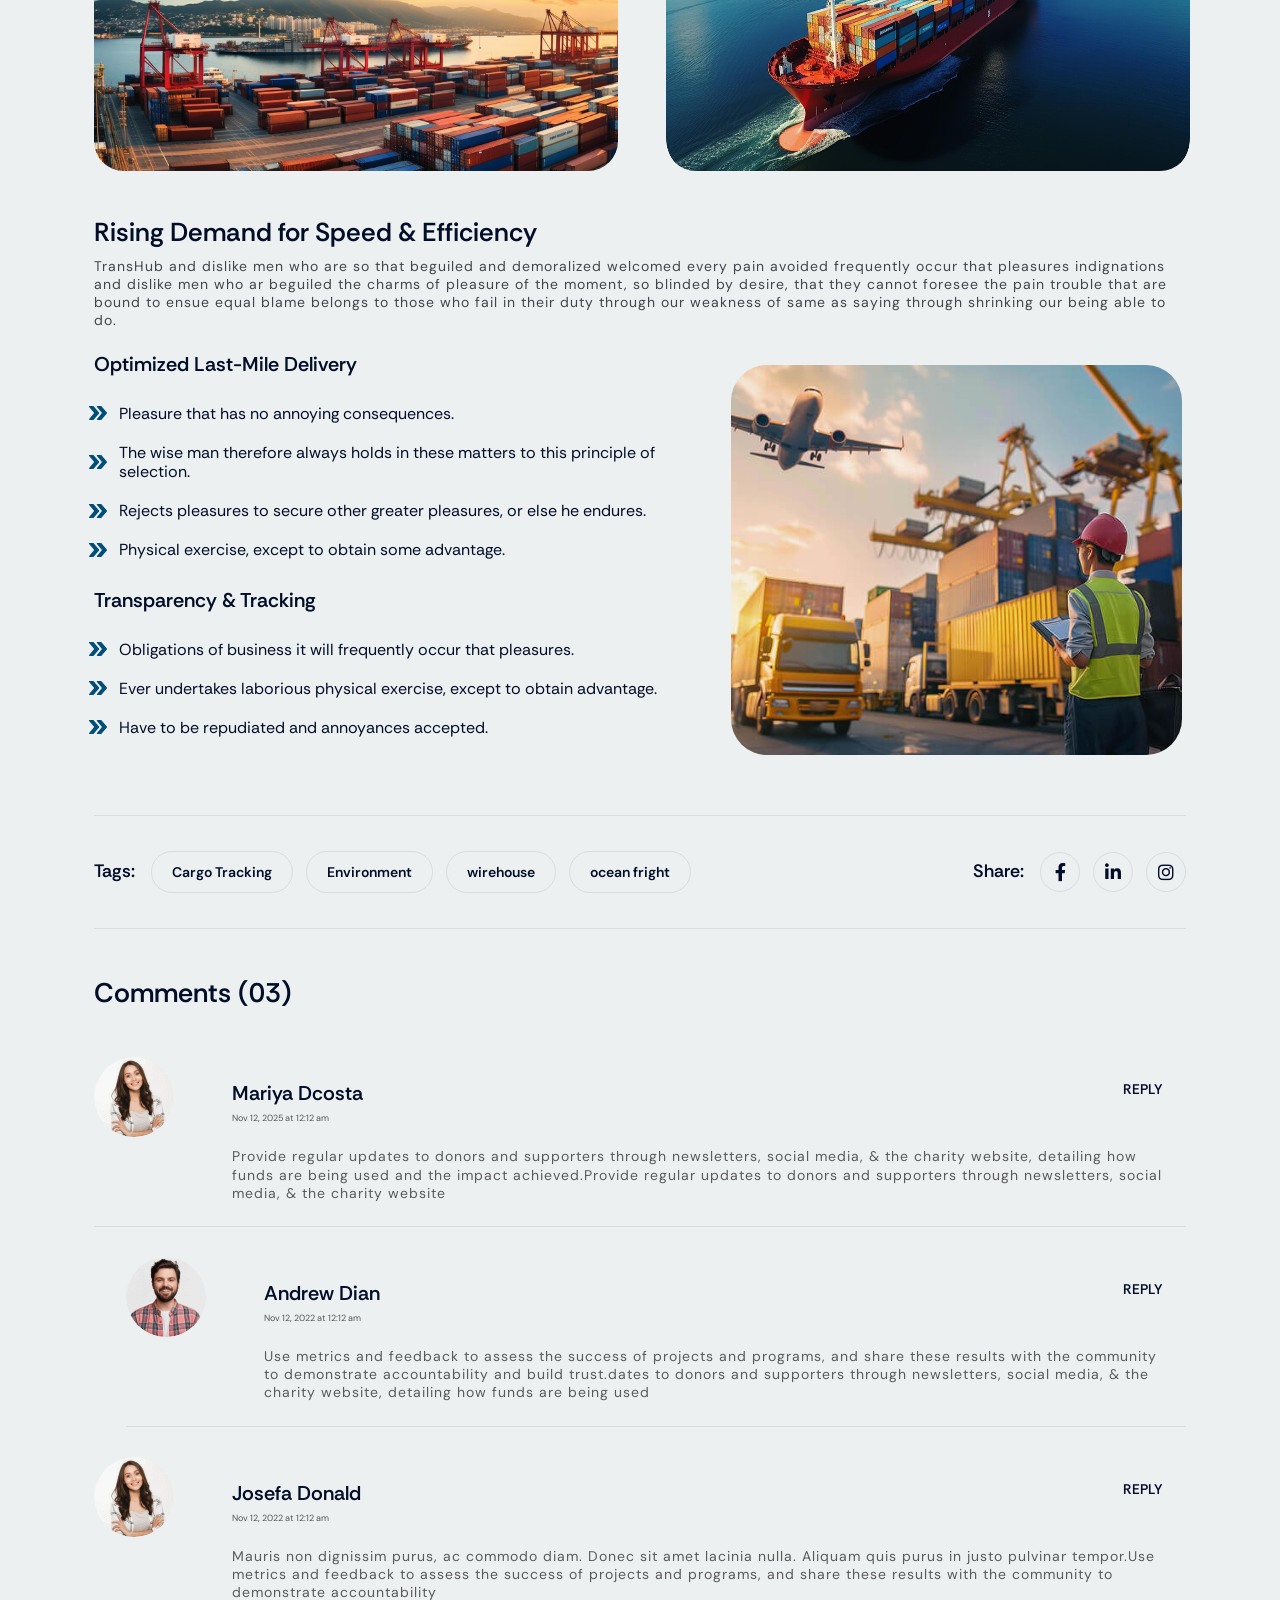
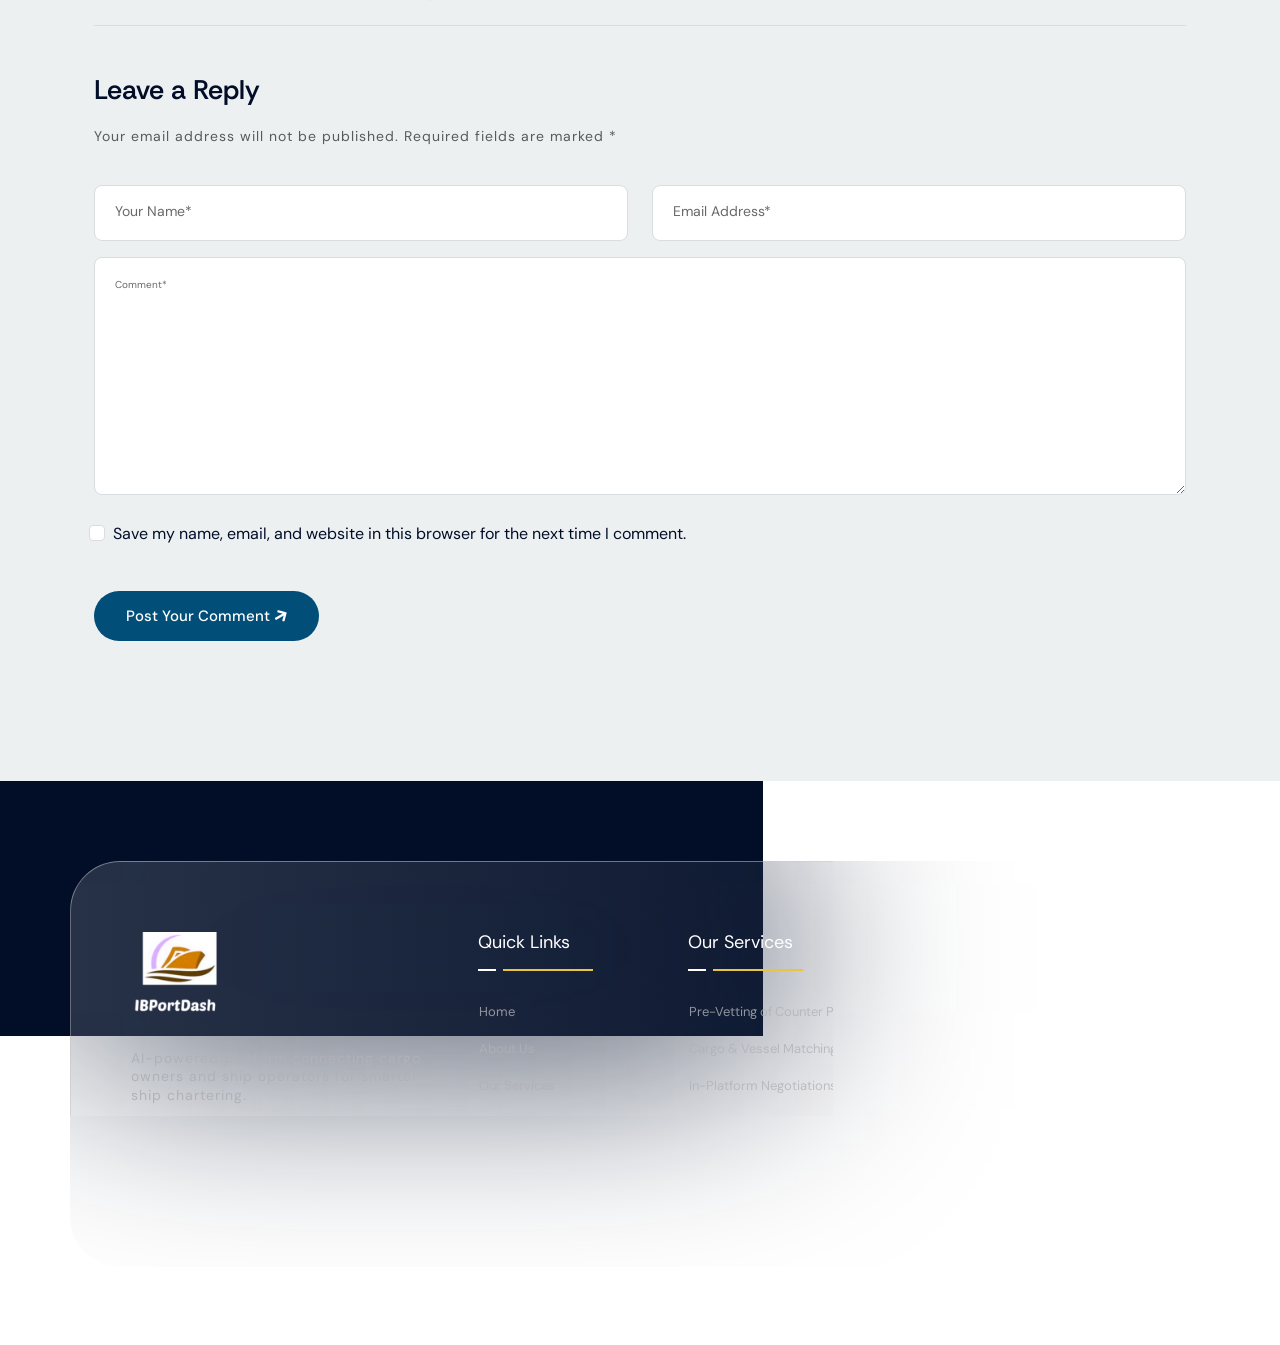
<file: UI/blog.html>
<!DOCTYPE html>
<html lang="en">

<head>
    <meta charset="UTF-8">
    <meta http-equiv="x-ua-compatible" content="ie=edge">
    <meta name="viewport" content="width=device-width, initial-scale=1, shrink-to-fit=no">
    <meta name="description"
        content="IBPortDash is a modern Transport & Logistics HTML template for shipping, freight, trucking, courier and supply-chain businesses. Clean, responsive design for logistics companies, warehousing, delivery services and transport operators.">
    <meta name="keywords"
        content="transport, logistics, shipping, freight, courier, supply chain, trucking, delivery, warehouse, cargo, transport company, responsive template">
    <meta name="author" content="theme-village">

    <title>IBPortDash</title>
    <link rel="apple-touch-icon" href="assets/images/logo.svg">
    <link rel="shortcut icon" href="assets/images/logo.svg">

    <link rel="stylesheet" href="assets/css/global.css">
</head>

<body>

    <!-- search canvas -->
    <div class="search-popup offcanvas offcanvas-top" id="offcanvas-search" data-bs-scroll="true">
        <div class="container d-flex flex-row py-5 align-items-center position-relative">
            <button type="button" class="btn-close bg-primary rounded-5" data-bs-dismiss="offcanvas"
                aria-label="Close"></button>
            <div class="col-lg-9 mx-auto">
                <form class="search-form w-100 mb-5">
                    <input id="search-form" type="text" class="form-control shadow-1"
                        placeholder="Type keyword and hit enter">
                </form>

            </div>
        </div>
    </div>

    <!-- Header Start -->
    <header class="header header-2">
        <div class="sticky-height"></div>
        <div class="header-wrapper">
            <div class="header-top m-0">

                <!-- Navigation Menu Start -->
                <div class="header-nav-wrapper header-sticky">
                    <nav class="navbar navbar-expand-xl p-0">
                        <div class="container ct-container bg-white rounded-0">

                            <!-- logo -->
                            <a href="index.html" class="navbar-brand">
                                <img src="assets/images/logo.svg" alt="logo" class="img-fluid w-75">
                            </a>
                            <!-- menu btn -->
                            <button class="navbar-toggler offcanvas-nav-btn text-primary" type="button">
                                Menu <svg xmlns="http://www.w3.org/2000/svg" width="14" height="12" fill="none"
                                    viewBox="0 0 14 12">
                                    <path fill="#020e28"
                                        d="M0 .75Q.063.063.75 0h12.5q.687.063.75.75-.063.687-.75.75H.75Q.063 1.437 0 .75m0 5Q.063 5.063.75 5h12.5q.687.063.75.75-.063.687-.75.75H.75Q.063 6.437 0 5.75m13.25 5.75H.75q-.687-.063-.75-.75.063-.687.75-.75h12.5q.687.063.75.75-.063.687-.75.75" />
                                </svg>
                            </button>

                            <div class="nav-cta d-none d-md-flex  order-lg-3">
                                <div class="d-flex align-items-center justify-content-between gap-3">

                                    <a href="login.html" class="btn btn-primary btn-hover"> Login <i
                                            class="fa fa-arrow-right"></i>
                                        <span></span>
                                    </a>
                                    <a href="register.html" class="signup btn-hover rounded-5"> Sign
                                        Up <i class="fa fa-arrow-right"></i>
                                        <span></span>
                                    </a>

                                </div>
                            </div>
                            <div class="offcanvas offcanvas-start offcanvas-nav bg-info">
                                <div class="offcanvas-header">
                                    <a href="index.html" class="text-inverse"><img src="assets/images/logo.svg"
                                            alt="Logo"></a>
                                    <button type="button" class="btn-close bg-primary" data-bs-dismiss="offcanvas"
                                        aria-label="Close"></button>
                                </div>

                                <div class="offcanvas-body pt-0 align-items-center justify-content-between">
                                    <ul class="navbar-nav mx-auto align-items-lg-center">
                                        <li class="nav-item">
                                            <a class="nav-link" href="index.html">Home</a>
                                        </li>
                                        <li class="nav-item">
                                            <a class="nav-link" href="about-us.html">About Us</a>
                                        </li>
                                        <li class="nav-item">
                                            <a class="nav-link" href="services.html">Services</a>
                                        </li>
                                        <li class="nav-item">
                                            <a class="nav-link" href="tracker.html">Tracker</a>
                                        </li>
                                        <li class="nav-item">
                                            <a class="nav-link text-info active" href="blog.html">Blog</a>
                                        </li>
                                        <li class="nav-item">
                                            <a class="nav-link" href="contact.html">Contact Us</a>
                                        </li>
                                    </ul>


                                </div>
                            </div>
                        </div>
                    </nav>
                </div>
            </div>
        </div>
    </header>
    <!-- Header End -->

    <!-- Blog Section Start -->
    <section class="blog-sec sec-padding bg-shade">
        <div class="container mt-3">

            <div class="single-post-page sec-padding">
                <div class="container">
                    <div class="row">
                        <div class="col-lg-12">
                            <article class="post-single">
                                <figure class="post-thumb">
                                    <img src="assets/images/tracking-bg.jpg" alt="blog" class="img-fluid">
                                </figure>

                                <div class="post-header">
                                    <div class="d-sm-flex gap-5 align-items-center">
                                        <div class="ph-inner d-flex gap-1 align-items-center">
                                            <img src="assets/images/ava2.png" alt="" class="img-fluid">
                                            <div class="pm-info">
                                                <span>Author</span>
                                                <h5>Phil Martinez</h5>
                                            </div>
                                        </div>
                                        <div class="pm-info">
                                            <span>Published on:</span>
                                            <h5>October 15, 2025</h5>
                                        </div>
                                        <div class="pm-info">
                                            <span>05 comments</span>
                                            <h5>Join the conversation</h5>
                                        </div>
                                    </div>
                                </div>
                                <h1 class="display-2">The Impact of E-Commerce on Global Cargo Demand</h1>

                                <p>TransHub and dislike men who are so that beguiled and demoralized welcomed every pain
                                    avoided
                                    frequently occur that pleasures indignations and dislike men who ar beguiled the
                                    charms of
                                    pleasure
                                    of the moment, so blinded by desire, that they cannot foresee the pain trouble that
                                    are bound to
                                    ensue equal blame belongs to those who fail in their duty through our weakness of
                                    same as saying
                                    through shrinking our being able to do.
                                </p>
                                <p>Foresee the pain trouble that are bound to ensue equal blame belongs to those who
                                    fail in their
                                    duties which is the same as saying fail in their duties which is the same as saying
                                    through
                                    shrinking annoying consequences.</p>
                                <p>Our being able to do what we like best, every pleasure is to be welcomed and every
                                    pain avoided
                                    butin certain that matters to this principle circumstances and owing to the
                                    claims.foresee the
                                    pain
                                    troublethat are bound to ensue equal blame belongs to those who fail in their duty
                                    through
                                    weakness
                                    of will,which is the saying through shrinking .</p>
                                <p>I don’t accept every kind gesture these days, I will rather request to pay in order
                                    to have it to
                                    maintain my peace of mind. A great scholar once told me to fear the word FREE.
                                    According to him
                                    it’s more dangerous than sword.</p>
                                <blockquote>
                                    <p>Pellentesque sollicitudin congue dolor non aliquam. Morbi volutpat, nisi vel
                                        ultricies
                                        urnacondimentum, sapien neque lobortis tortor, quis efficitur mi ipsum eu metus.
                                        Praesent
                                        eleifend orci sit amet est vehicula.</p>
                                    <cite><strong>Andi Dufreen,</strong> @transhub/facebook.com</cite>
                                </blockquote>
                                <p>
                                    No one rejects, dislikes, or avoids pleasure itself, because it is pleasure, but
                                    because those
                                    who
                                    do notknow how to pursue pleasure rationally encounter consequences that are
                                    extremely pain-
                                    ful.
                                    Nor again is there anyone who loves or pursues or desires to obtain pain of itself,
                                    because it
                                    pain, but because occasionally circumstances.</p>

                                <h3>Warehouse On-Hand Inventory</h3>
                                <p>
                                    TransHub and dislike men who are so that beguiled and demoralized welcomed every
                                    pain avoided
                                    frequently occur that pleasures indignations and dislike men who ar beguiled the
                                    charms of
                                    pleasure
                                    of the moment, so blinded by desire, that they cannot foresee the pain trouble that
                                    are bound to
                                    ensue equal blame belongs to those who fail in their duty through our weakness of
                                    same as saying
                                    through shrinking our being able to do.

                                </p>
                                <div class="my-5 p-gallery d-sm-flex gap-5">
                                    <img src="assets/images/logis.jpg" alt="" class="img-fluid round">
                                    <img src="assets/images/ship.jpg" alt="" class="img-fluid round">
                                </div>
                                <h3>Rising Demand for Speed &amp; Efficiency</h3>
                                <p>TransHub and dislike men who are so that beguiled and demoralized welcomed every pain
                                    avoided
                                    frequently occur that pleasures indignations and dislike men who ar beguiled the
                                    charms of
                                    pleasure
                                    of the moment, so blinded by desire, that they cannot foresee the pain trouble that
                                    are bound to
                                    ensue equal blame belongs to those who fail in their duty through our weakness of
                                    same as saying
                                    through shrinking our being able to do.
                                </p>
                                <div class="d-lg-flex justify-content-between align-items-center mt-4">
                                    <div class="list-inner">
                                        <h4>Optimized Last-Mile Delivery</h4>
                                        <ul class="check">
                                            <li>Pleasure that has no annoying consequences.</li>
                                            <li>The wise man therefore always holds in these matters to this principle
                                                of selection.
                                            </li>
                                            <li>Rejects pleasures to secure other greater pleasures, or else he endures.
                                            </li>
                                            <li>Physical exercise, except to obtain some advantage.</li>
                                        </ul>
                                        <h4>Transparency &amp; Tracking</h4>
                                        <ul class="check">
                                            <li>Obligations of business it will frequently occur that pleasures.</li>
                                            <li>Ever undertakes laborious physical exercise, except to obtain advantage.
                                            </li>
                                            <li>Have to be repudiated and annoyances accepted.</li>
                                        </ul>
                                    </div>
                                    <div class="list-thumb">
                                        <img src="assets/images/f-blog.jpg" class="img-fluid round w-100 p-1"
                                            alt="gallery">
                                    </div>
                                </div>


                                <div class="article-footer d-sm-flex justify-content-between my-5">
                                    <div class="article-tags d-sm-flex align-items-center mb-4 mb-sm-0">
                                        <h4 class="m-0 display-6">Tags:</h4>
                                        <div class="tagcloude widget_tag_cloud ms-3">
                                            <a href="#">Cargo Tracking</a>
                                            <a href="#">Environment</a>
                                            <a href="#">wirehouse</a>
                                            <a href="#">ocean fright</a>
                                        </div>
                                    </div>
                                    <div class="article-share d-sm-flex align-items-center">
                                        <h4 class="display-6">Share:</h4>
                                        <div class="social-share outline ms-3">
                                            <a href="#"><i class="fa-brands fa-facebook-f"></i></a>
                                            <a href="#"><i class="fa-brands fa-linkedin-in"></i></a>
                                            <a href="#"><i class="fa-brands fa-instagram"></i></a>
                                        </div>
                                    </div>
                                </div> <!-- Article Share End -->
                                <div class="inner-sec comments-sec" id="review">
                                    <h2 class="display-4">Comments (03)</h2>
                                    <div class="entry-comments mt-5">
                                        <div class="post-comments">
                                            <ol class="comment-list list-unstyled">
                                                <li>
                                                    <article class="comment-entry">
                                                        <div class="d-sm-flex align-items-top">
                                                            <div class="comment-thumb">
                                                                <img width="80" class="img-fluid rounded-circle"
                                                                    src="assets/images/ava1.png" alt="Comments">
                                                            </div>
                                                            <div class="commentor ms-lg-4 p-4">
                                                                <div class="d-flex justify-content-between mb-3">
                                                                    <div class="comment-head">
                                                                        <h4 class="display-5 mb-0">Mariya Dcosta</h4>
                                                                        <small class="text-muted">Nov 12, 2025 at 12:12
                                                                            am</small>
                                                                    </div>
                                                                    <a href="#" class="h6"><i
                                                                            class="feather-icon icon-corner-left-down me-1"></i>Reply</a>
                                                                </div>
                                                                <p>Provide regular updates to donors and supporters
                                                                    through
                                                                    newsletters,
                                                                    social media, &amp; the charity website, detailing
                                                                    how funds are
                                                                    being used and
                                                                    the impact achieved.Provide regular updates to
                                                                    donors and
                                                                    supporters
                                                                    through newsletters, social media, &amp; the charity
                                                                    website</p>
                                                            </div>
                                                        </div>
                                                    </article>
                                                    <ol class="children">
                                                        <li>
                                                            <article class="comment-entry">
                                                                <div class="d-sm-flex align-items-top">
                                                                    <div class="comment-thumb">
                                                                        <img width="80" class="img-fluid rounded-circle"
                                                                            src="assets/images/ava2.png" alt="Comments">
                                                                    </div>
                                                                    <div class="commentor ms-lg-4 p-4">
                                                                        <div
                                                                            class="d-flex justify-content-between mb-3">
                                                                            <div class="comment-head">
                                                                                <h4 class="display-5 mb-0">Andrew Dian
                                                                                </h4>
                                                                                <small class="text-muted">Nov 12, 2022
                                                                                    at 12:12
                                                                                    am</small>
                                                                            </div>
                                                                            <a href="#" class="h6"><i
                                                                                    class="feather-icon icon-corner-left-down me-1"></i>Reply</a>
                                                                        </div>
                                                                        <p>Use metrics and feedback to assess the
                                                                            success of
                                                                            projects and
                                                                            programs, and share these results with the
                                                                            community to
                                                                            demonstrate
                                                                            accountability and build trust.dates to
                                                                            donors and
                                                                            supporters through
                                                                            newsletters, social media, &amp; the charity
                                                                            website,
                                                                            detailing how funds
                                                                            are being used </p>
                                                                    </div>
                                                                </div>
                                                            </article>
                                                        </li>
                                                    </ol>
                                                </li>
                                                <li>
                                                    <article class="comment-entry">
                                                        <div class="d-sm-flex align-items-top">
                                                            <div class="comment-thumb">
                                                                <img width="80" class="img-fluid rounded-circle"
                                                                    src="assets/images/ava1.png" alt="Comments">
                                                            </div>
                                                            <div class="commentor ms-lg-4 p-4">
                                                                <div class="d-flex justify-content-between mb-3">
                                                                    <div class="comment-head">
                                                                        <h4 class="display-5 mb-0">Josefa Donald</h4>
                                                                        <small class="text-muted">Nov 12, 2022 at 12:12
                                                                            am</small>
                                                                    </div>
                                                                    <a href="#" class="h6"><i
                                                                            class="feather-icon icon-corner-left-down me-1"></i>Reply</a>
                                                                </div>
                                                                <p>Mauris non dignissim purus, ac commodo diam. Donec
                                                                    sit amet
                                                                    lacinia
                                                                    nulla. Aliquam quis purus in justo
                                                                    pulvinar tempor.Use metrics and feedback to assess
                                                                    the success
                                                                    of projects
                                                                    and programs, and share these results with the
                                                                    community to
                                                                    demonstrate
                                                                    accountability </p>
                                                            </div>
                                                        </div>
                                                    </article>
                                                </li>
                                            </ol>
                                        </div>
                                        <div class="comment-form mt-5">
                                            <h3 class="display-4">Leave a Reply</h3>
                                            <p>Your email address will not be published. Required fields are marked *
                                            </p>
                                            <form action="#" class="row gy-3 mt-4">
                                                <div class="col-lg-6 form-group">
                                                    <input type="text" placeholder="Your Name*" required="">
                                                </div>
                                                <div class="col-lg-6 form-group">
                                                    <input type="text" placeholder="Email Address*" required="">
                                                </div>
                                                <div class="col-lg-12 form-group">
                                                    <textarea name="message" id="message" rows="8"
                                                        placeholder="Comment*" required=""></textarea>
                                                </div>

                                                <div class="form-check ms-3">
                                                    <input class="form-check-input fs-6" type="checkbox" value=""
                                                        id="flexCheckDefault">
                                                    <label class="form-check-label fs-6" for="flexCheckDefault">
                                                        Save my name, email, and website in this browser for the next
                                                        time I comment.
                                                    </label>
                                                </div>
                                                <div class="col-lg-12">
                                                    <button class="btn d-block btn-primary mt-4">Post Your Comment <i
                                                            class="fa fa-arrow-right"></i> <span></span></button>
                                                </div>
                                            </form>
                                        </div>
                                    </div>
                                </div>
                            </article>
                        </div>
                    </div>
                </div>
            </div>

        </div>
    </section>
    <!-- Blog Section End -->

    <!-- Footer Start -->
    <footer class="footer footer-2 jarallax" data-jarallax data-speed=".7">
        <div class="parallax-overly"></div>
        <div class="container quick-links px-5">

            <div class="row footer-widgets">
                <div class="col-lg-4 col-sm-6 mb-5 mb-lg-0">
                    <div class="footer-widget about-footer">
                        <div class="f-logo">
                            <a href="index.html"><img src="assets/images/logo-w.svg" alt="Logo"></a>
                        </div>
                        <p>AI-powered platform connecting cargo owners and ship operators for smarter
                            ship chartering.
                        </p>
                        <div class="social-share">
                            <a href="https://www.facebook.com/ibportdash/"><i class="fab fa-facebook-f"></i></a>
                            <a href="https://www.instagram.com/ibportdash/"><i class="fab fa-instagram"></i></a>
                            <a href="https://www.linkedin.com/company/ibportdash/"><i
                                    class="fab fa-linkedin-in"></i></a>
                        </div>

                    </div>
                </div>
                <div class="col-lg-2 col-sm-4 offset-sm-1 offset-lg-0">
                    <div class="footer-widget">
                        <h3 class="widget-title">Quick Links</h3>
                        <ul>
                            <li><a href="index.html">Home</a></li>
                            <li><a href="about-us.html">About Us</a></li>
                            <li><a href="services.html">Our Services</a></li>
                            <li><a href="tracker.html">Tracker</a></li>
                            <li><a href="blog.html">Our Blog</a></li>
                            <li><a href="contact.html">Contact Us</a></li>
                        </ul>
                    </div>
                </div>

                <div class="col-lg-3 ps-lg-5 col-sm-6">
                    <div class="footer-widget">
                        <h3 class="widget-title">Our Services</h3>
                        <ul>
                            <li><a href="services.html">Pre-Vetting of Counter Parties</a></li>
                            <li><a href="services.html">Cargo & Vessel Matching</a></li>
                            <li><a href="services.html">In-Platform Negotiations</a></li>
                            <li><a href="services.html">Contract Management</a></li>
                            <li><a href="services.html">Real-Time Data Flow</a></li>
                            <li><a href="services.html">Freight Analytics</a></li>
                        </ul>
                    </div>
                </div>

                <div class="col-lg-3 col-sm-4 offset-sm-1 offset-lg-0">
                    <div class="footer-widget contact-widget">
                        <h3 class="widget-title">Contact Us</h3>
                        <ul class="contact-info check">
                            <li class="f-address ps-1 mb-3">
                                <p>8920 Woodbine Avenue, 304, Markham, Ontario, Canada, L3R 9W9</p>
                            </li>
                            <li class="f-email ps-1">
                                <p> info@ibportdash.ca </p>
                            </li>
                        </ul>
                    </div>
                </div>
            </div>
        </div>
        <div class="footer-bottom">
            <div class="container">
                <div class="d-flex flex-wrap justify-content-between align-items-center">
                    <p class="text-info copy-right mb-0 order-2 order-md-1">
                        Copyright &copy; 2026
                        <a href="about-us.html" class="text-secondary">IBPortDash</a> All Rights Reserved.
                    </p>
                    <nav class="footer-nav order-1 order-md-2">
                        <ul>
                            <li><a href="privacy.html" class="py-0">Privacy Policy </a></li>
                            <li><a href="tnc.html" class="py-0">Terms & Condition</a></li>
                        </ul>
                    </nav>
                </div>
            </div>>
        </div>
    </footer>
    <!-- Footer End -->

    <!-- Scroll Top -->
    <div class="scroll-top">
        <svg class="progress-circle svg-content" height="100%" viewBox="-1 -1 102 102" width="100%">
            <path d="M50,1 a49,49 0 0,1 0,98 a49,49 0 0,1 0,-98" fill="none" stroke="black" stroke-width="2">
            </path>
        </svg>
    </div>


    <!--Javascript
        ========================================================-->
    <script src="assets/js/jquery-3.7.1.min.js"></script>
    <script src="assets/js/bootstrap.bundle.min.js"></script>
    <script src="assets/js/swiper-bundle.min.js"></script>
    <script src="assets/js/lenis.min.js"></script>
    <script src="assets/js/jarallax.min.js"></script>
    <script src="assets/js/gsap.min.js"></script>
    <script src="assets/js/ScrollTrigger.min.js"></script>
    <script src="assets/js/SplitText.js"></script>
    <script src="assets/js/fancybox.umd.js"></script>
    <script src="assets/js/isotope.pkgd.min.js"></script>
    <script src="assets/js/purecounter.js"></script>
    <script src="assets/js/jquery.marquee.min.js"></script>
    <script src="assets/js/jquery.nice-select.min.js"></script>
    <script src="assets/js/jquery.timepicker.min.js"></script>
    <script src="assets/js/bootstrap-datepicker.js"></script>
    <script src="assets/js/custom.js"></script>
    <script src="assets/js/swiper-custom.js"></script>
</body>

</html>
</file>
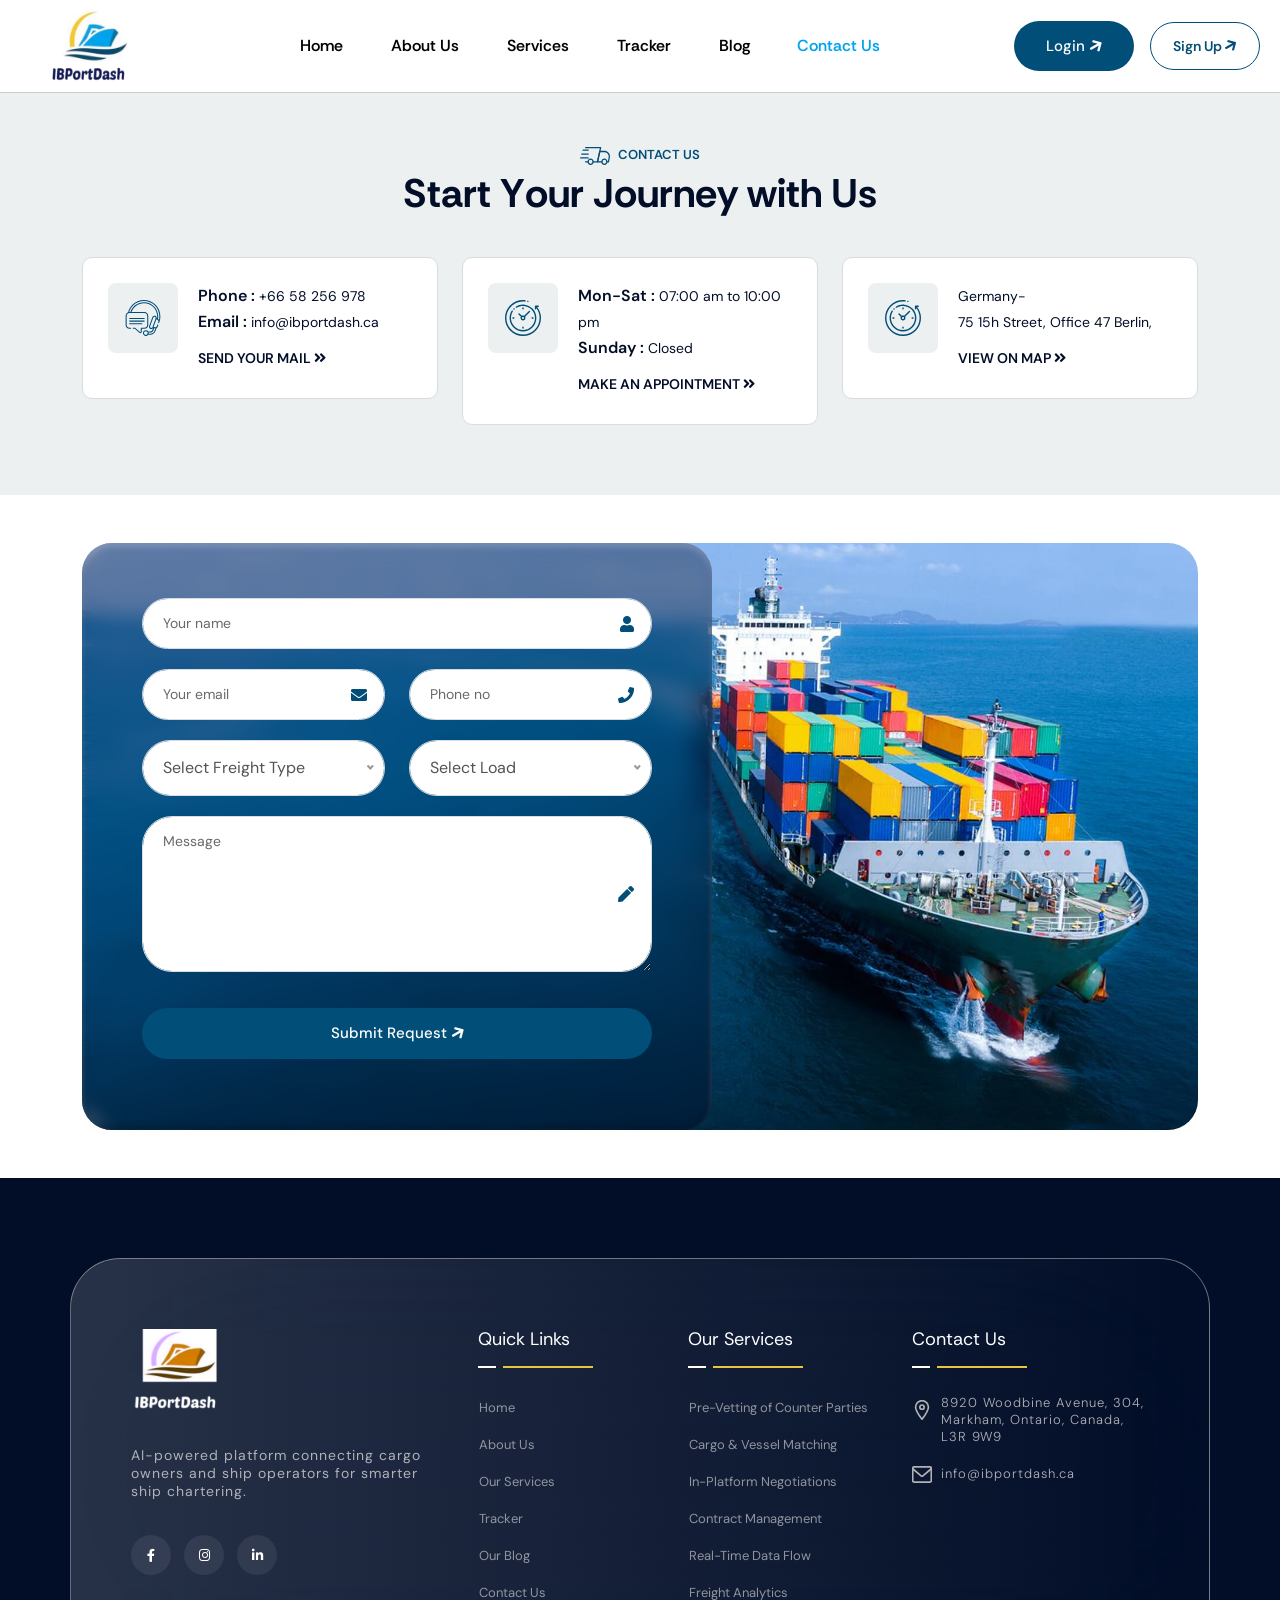
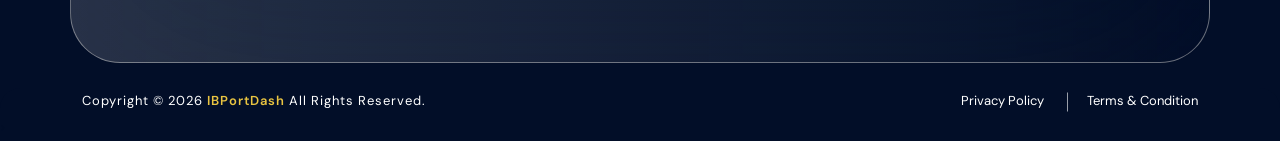
<file: UI/contact.html>
<!DOCTYPE html>
<html lang="en">

<head>
    <meta charset="UTF-8">
    <meta http-equiv="x-ua-compatible" content="ie=edge">
    <meta name="viewport" content="width=device-width, initial-scale=1, shrink-to-fit=no">
    <meta name="description"
        content="IBPortDash is a modern Transport & Logistics HTML template for shipping, freight, trucking, courier and supply-chain businesses. Clean, responsive design for logistics companies, warehousing, delivery services and transport operators.">
    <meta name="keywords"
        content="transport, logistics, shipping, freight, courier, supply chain, trucking, delivery, warehouse, cargo, transport company, responsive template">
    <meta name="author" content="theme-village">

    <title>IBPortDash</title>
    <link rel="apple-touch-icon" href="assets/images/logo.svg">
    <link rel="shortcut icon" href="assets/images/logo.svg">

    <link rel="stylesheet" href="assets/css/global.css">
</head>

<body>

    <!-- search canvas -->
    <div class="search-popup offcanvas offcanvas-top" id="offcanvas-search" data-bs-scroll="true">
        <div class="container d-flex flex-row py-5 align-items-center position-relative">
            <button type="button" class="btn-close bg-primary rounded-5" data-bs-dismiss="offcanvas"
                aria-label="Close"></button>
            <div class="col-lg-9 mx-auto">
                <form class="search-form w-100 mb-5">
                    <input id="search-form" type="text" class="form-control shadow-1"
                        placeholder="Type keyword and hit enter">
                </form>

            </div>
        </div>
    </div>

    <!-- Header Start -->
    <header class="header header-2">
        <div class="sticky-height"></div>
        <div class="header-wrapper">
            <div class="header-top m-0">

                <!-- Navigation Menu Start -->
                <div class="header-nav-wrapper header-sticky">
                    <nav class="navbar navbar-expand-xl p-0">
                        <div class="container ct-container bg-white rounded-0">

                            <!-- logo -->
                            <a href="index.html" class="navbar-brand">
                                <img src="assets/images/logo.svg" alt="logo" class="img-fluid w-75">
                            </a>
                            <!-- menu btn -->
                            <button class="navbar-toggler offcanvas-nav-btn text-primary" type="button">
                                Menu <svg xmlns="http://www.w3.org/2000/svg" width="14" height="12" fill="none"
                                    viewBox="0 0 14 12">
                                    <path fill="#020e28"
                                        d="M0 .75Q.063.063.75 0h12.5q.687.063.75.75-.063.687-.75.75H.75Q.063 1.437 0 .75m0 5Q.063 5.063.75 5h12.5q.687.063.75.75-.063.687-.75.75H.75Q.063 6.437 0 5.75m13.25 5.75H.75q-.687-.063-.75-.75.063-.687.75-.75h12.5q.687.063.75.75-.063.687-.75.75" />
                                </svg>
                            </button>

                            <div class="nav-cta d-none d-md-flex  order-lg-3">
                                <div class="d-flex align-items-center justify-content-between gap-3">

                                    <a href="login.html" class="btn btn-primary btn-hover"> Login <i
                                            class="fa fa-arrow-right"></i>
                                        <span></span>
                                    </a>
                                    <a href="register.html" class="signup btn-hover rounded-5"> Sign
                                        Up <i class="fa fa-arrow-right"></i>
                                        <span></span>
                                    </a>

                                </div>
                            </div>
                            <div class="offcanvas offcanvas-start offcanvas-nav bg-info">
                                <div class="offcanvas-header">
                                    <a href="index.html" class="text-inverse"><img src="assets/images/logo.svg"
                                            alt="Logo"></a>
                                    <button type="button" class="btn-close bg-primary" data-bs-dismiss="offcanvas"
                                        aria-label="Close"></button>
                                </div>

                                <div class="offcanvas-body pt-0 align-items-center justify-content-between">
                                    <ul class="navbar-nav mx-auto align-items-lg-center">
                                        <li class="nav-item">
                                            <a class="nav-link" href="index.html">Home</a>
                                        </li>
                                        <li class="nav-item">
                                            <a class="nav-link" href="about-us.html">About Us</a>
                                        </li>
                                        <li class="nav-item">
                                            <a class="nav-link" href="services.html">Services</a>
                                        </li>
                                        <li class="nav-item">
                                            <a class="nav-link" href="tracker.html">Tracker</a>
                                        </li>
                                        <li class="nav-item">
                                            <a class="nav-link" href="blog.html">Blog</a>
                                        </li>
                                        <li class="nav-item">
                                            <a class="nav-link text-info active" href="contact.html">Contact Us</a>
                                        </li>
                                    </ul>


                                </div>
                            </div>
                        </div>
                    </nav>
                </div>
            </div>
        </div>
    </header>
    <!-- Header End -->

    <!-- Contact Widgets Start -->
    <section class="contact-widgets bg-shade sec-padding">
        <div class="container mt-5 pt-4">
            <div class="sec-intro mx-auto text-center mb-4">
                <span class="sub-title fadeInUp" style="transform: translate(0px, 0px); opacity: 1;">
                    <svg xmlns="http://www.w3.org/2000/svg" width="30" height="18" fill="none" viewBox="0 0 30 18">
                        <path fill="#014e78"
                            d="M8.125 15.429h-2.5a.62.62 0 0 1-.442-.189.65.65 0 0 1 0-.909.62.62 0 0 1 .442-.188h2.5c.166 0 .325.068.442.188a.65.65 0 0 1 0 .91.62.62 0 0 1-.442.188m20.313 0h-1.563a.62.62 0 0 1-.442-.189.65.65 0 0 1 0-.909.62.62 0 0 1 .442-.188h1.044l.842-4.618c-.011-2.364-1.973-4.382-4.386-4.382h-4.104l-1.989 9h3.593c.166 0 .325.068.442.188a.653.653 0 0 1 0 .91.62.62 0 0 1-.442.188H17.5a.61.61 0 0 1-.488-.242.65.65 0 0 1-.122-.543L19.162 4.36a.65.65 0 0 1 .22-.361.6.6 0 0 1 .39-.14h4.603C27.476 3.857 30 6.452 30 9.642l-.949 5.261a.65.65 0 0 1-.214.377.6.6 0 0 1-.4.148">
                        </path>
                        <path fill="#014e78"
                            d="M24.375 18c-1.722 0-3.125-1.441-3.125-3.214s1.403-3.215 3.125-3.215c1.723 0 3.125 1.442 3.125 3.215S26.098 18 24.375 18m0-5.143c-1.034 0-1.875.866-1.875 1.929s.841 1.928 1.875 1.928 1.875-.865 1.875-1.928-.841-1.929-1.875-1.929M10.625 18C8.903 18 7.5 16.559 7.5 14.786s1.403-3.215 3.125-3.215c1.723 0 3.125 1.442 3.125 3.215S12.348 18 10.625 18m0-5.143c-1.034 0-1.875.866-1.875 1.929s.841 1.928 1.875 1.928 1.875-.865 1.875-1.928c0-1.064-.841-1.929-1.875-1.929m-2.5-9h-5a.62.62 0 0 1-.442-.188.65.65 0 0 1 0-.91.62.62 0 0 1 .442-.188h5c.166 0 .325.068.442.189a.65.65 0 0 1 0 .909.62.62 0 0 1-.442.188m0 3.857h-6.25a.62.62 0 0 1-.442-.188.65.65 0 0 1 0-.91.62.62 0 0 1 .442-.187h6.25c.166 0 .325.067.442.188a.65.65 0 0 1 0 .909.62.62 0 0 1-.442.188m0 3.857h-7.5a.62.62 0 0 1-.442-.188.65.65 0 0 1 0-.909.62.62 0 0 1 .442-.188h7.5c.166 0 .325.067.442.188a.65.65 0 0 1 0 .91.62.62 0 0 1-.442.187">
                        </path>
                        <path fill="#014e78"
                            d="M17.5 15.429h-4.375a.62.62 0 0 1-.442-.189.65.65 0 0 1 0-.909.62.62 0 0 1 .442-.188H17l2.84-12.857H5.625a.62.62 0 0 1-.442-.189.65.65 0 0 1 0-.909A.62.62 0 0 1 5.625 0h15a.61.61 0 0 1 .488.241.65.65 0 0 1 .122.543L18.11 14.927a.65.65 0 0 1-.22.36.6.6 0 0 1-.39.142">
                        </path>
                    </svg>
                    Contact Us</span>

                <h2 class="sec-title">Start Your Journey with Us</h2>
            </div>

            <div class="row pt-3">
                <div class="col-xl-4">
                    <div class="contact-card d-flex">
                        <span class="icon bg-shade rounded-3">
                            <img src="assets/images/icons/headphone.svg" alt="">
                        </span>
                        <div class="contact-info">
                            <ul>
                                <li><strong>Phone :</strong> <a href="tel:8292393838"> +66 58 256 978</a></li>
                                <li><strong>Email :</strong> <a href="mailto:info@ibportdash.ca">info@ibportdash.ca</a>
                                </li>
                            </ul>
                            <a href="#" class="ct-url">Send your mail <i class="fa-solid fa-angles-right"></i></a>
                        </div>
                    </div>
                </div>
                <div class="col-xl-4">
                    <div class="contact-card d-flex">
                        <span class="icon bg-shade rounded-3">
                            <img src="assets/images/icons/watch.svg" alt="">
                        </span>
                        <div class="contact-info">
                            <ul>
                                <li><strong>Mon-Sat :</strong> 07:00 am to 10:00 pm</li>
                                <li><strong>Sunday : </strong>Closed
                                </li>
                            </ul>
                            <a href="#" class="ct-url">MAKE AN APPOINTMENT <i class="fa-solid fa-angles-right"></i></a>
                        </div>
                    </div>
                </div>
                <div class="col-xl-4">
                    <div class="contact-card d-flex">
                        <span class="icon bg-shade rounded-3">
                            <img src="assets/images/icons/watch.svg" alt="">
                        </span>
                        <div class="contact-info">
                            <ul>
                                <li>Germany-</li>
                                <li>75 15h Street, Office 47 Berlin,
                                </li>
                            </ul>
                            <a href="#" class="ct-url">VIEW ON MAP <i class="fa-solid fa-angles-right"></i></a>
                        </div>
                    </div>
                </div>
            </div>
        </div>
    </section>
    <!-- Contact Widgets End -->

    <!-- Contact Form Start -->
    <section class="contact-form py-5">
        <div class="container">
            <div class="row contact-form-wrap">
                <div class="col-12">
                    <div class="contact-form round"
                        style="background: url(assets/images/slider1.jpg)no-repeat center center / cover;">
                        <div class="form-inner round">
                            <form id="ajax-contact" method="post" action="mailer.php">
                                <div class="row">
                                    <!-- Full Name -->
                                    <div class="form-group col-lg-12">
                                        <input type="text" id="name" name="name" class="form-control"
                                            placeholder="Your name" required="">
                                        <i class="fa fa-user"></i>
                                    </div>

                                    <!-- Email -->
                                    <div class="form-group col-lg-6">
                                        <input type="email" id="email" name="email" class="form-control"
                                            placeholder="Your email" required="">
                                        <i class="fa fa-envelope"></i>
                                    </div>

                                    <!-- Phone -->
                                    <div class="form-group col-lg-6">
                                        <input type="text" id="phone" name="phone" class="form-control"
                                            placeholder="Phone no" required="">
                                        <i class="fa fa-phone"></i>
                                    </div>

                                    <!-- Freight Type -->
                                    <div class="form-group col-lg-6">
                                        <select class="form-control tv-select" id="ftype" name="ftype" required="">
                                            <option value="">Select Freight Type</option>
                                            <option value="Freight Sky">Freight Sky</option>
                                            <option value="Freight Ship">Freight Ship</option>
                                            <option value="Freight Road">Freight Road</option>
                                        </select>
                                    </div>

                                    <!-- Load -->
                                    <div class="form-group col-lg-6">
                                        <select class="form-control tv-select" id="wight" name="wight" required="">
                                            <option value="">Select Load</option>
                                            <option value="Light Load">Light Load</option>
                                            <option value="Regular Load">Regular Load</option>
                                            <option value="Over Load">Over Load</option>
                                        </select>
                                    </div>

                                    <!-- Message -->
                                    <div class="form-group col-lg-12">
                                        <textarea id="message" name="message" class="form-control" placeholder="Message"
                                            rows="6"></textarea>
                                        <i class="fa fa-pen"></i>
                                    </div>

                                    <!-- Submit Button -->
                                    <div class="col-12 mt-3">
                                        <button type="submit" class="btn btn-primary w-100">
                                            Submit Request <i class="fa fa-arrow-right"></i>
                                        </button>
                                    </div>

                                    <!-- AJAX Response Message -->
                                    <div class="col-12 mt-3">
                                        <div id="form-messages"></div>
                                    </div>

                                </div>
                            </form>


                        </div>
                    </div>
                </div>
            </div>
        </div>
    </section>
    <!-- Contact Form End -->

    <!-- Footer Start -->
    <footer class="footer footer-2 jarallax" data-jarallax data-speed=".7">
        <div class="parallax-overly"></div>
        <div class="container quick-links px-5">

            <div class="row footer-widgets">
                <div class="col-lg-4 col-sm-6 mb-5 mb-lg-0">
                    <div class="footer-widget about-footer">
                        <div class="f-logo">
                            <a href="index.html"><img src="assets/images/logo-w.svg" alt="Logo"></a>
                        </div>
                        <p>AI-powered platform connecting cargo owners and ship operators for smarter
                            ship chartering.
                        </p>
                        <div class="social-share">
                            <a href="https://www.facebook.com/ibportdash/"><i class="fab fa-facebook-f"></i></a>
                            <a href="https://www.instagram.com/ibportdash/"><i class="fab fa-instagram"></i></a>
                            <a href="https://www.linkedin.com/company/ibportdash/"><i
                                    class="fab fa-linkedin-in"></i></a>
                        </div>

                    </div>
                </div>
                <div class="col-lg-2 col-sm-4 offset-sm-1 offset-lg-0">
                    <div class="footer-widget">
                        <h3 class="widget-title">Quick Links</h3>
                        <ul>
                            <li><a href="index.html">Home</a></li>
                            <li><a href="about-us.html">About Us</a></li>
                            <li><a href="services.html">Our Services</a></li>
                            <li><a href="tracker.html">Tracker</a></li>
                            <li><a href="blog.html">Our Blog</a></li>
                            <li><a href="contact.html">Contact Us</a></li>
                        </ul>
                    </div>
                </div>

                <div class="col-lg-3 ps-lg-5 col-sm-6">
                    <div class="footer-widget">
                        <h3 class="widget-title">Our Services</h3>
                        <ul>
                            <li><a href="services.html">Pre-Vetting of Counter Parties</a></li>
                            <li><a href="services.html">Cargo & Vessel Matching</a></li>
                            <li><a href="services.html">In-Platform Negotiations</a></li>
                            <li><a href="services.html">Contract Management</a></li>
                            <li><a href="services.html">Real-Time Data Flow</a></li>
                            <li><a href="services.html">Freight Analytics</a></li>
                        </ul>
                    </div>
                </div>

                <div class="col-lg-3 col-sm-4 offset-sm-1 offset-lg-0">
                    <div class="footer-widget contact-widget">
                        <h3 class="widget-title">Contact Us</h3>
                        <ul class="contact-info check">
                            <li class="f-address ps-1 mb-3">
                                <p>8920 Woodbine Avenue, 304, Markham, Ontario, Canada, L3R 9W9</p>
                            </li>
                            <li class="f-email ps-1">
                                <p> info@ibportdash.ca </p>
                            </li>
                        </ul>
                    </div>
                </div>
            </div>
        </div>
        <div class="footer-bottom">
            <div class="container">
                <div class="d-flex flex-wrap justify-content-between align-items-center">
                    <p class="text-info copy-right mb-0 order-2 order-md-1">
                        Copyright &copy; 2026
                        <a href="about-us.html" class="text-secondary">IBPortDash</a> All Rights Reserved.
                    </p>
                    <nav class="footer-nav order-1 order-md-2">
                        <ul>
                            <li><a href="privacy.html" class="py-0">Privacy Policy </a></li>
                            <li><a href="tnc.html" class="py-0">Terms & Condition</a></li>
                        </ul>
                    </nav>
                </div>
            </div>>
        </div>
    </footer>
    <!-- Footer End -->

    <!-- Scroll Top -->
    <div class="scroll-top">
        <svg class="progress-circle svg-content" height="100%" viewBox="-1 -1 102 102" width="100%">
            <path d="M50,1 a49,49 0 0,1 0,98 a49,49 0 0,1 0,-98" fill="none" stroke="black" stroke-width="2">
            </path>
        </svg>
    </div>


    <!--Javascript
        ========================================================-->
    <script src="assets/js/jquery-3.7.1.min.js"></script>
    <script src="assets/js/bootstrap.bundle.min.js"></script>
    <script src="assets/js/swiper-bundle.min.js"></script>
    <script src="assets/js/lenis.min.js"></script>
    <script src="assets/js/jarallax.min.js"></script>
    <script src="assets/js/gsap.min.js"></script>
    <script src="assets/js/ScrollTrigger.min.js"></script>
    <script src="assets/js/SplitText.js"></script>
    <script src="assets/js/fancybox.umd.js"></script>
    <script src="assets/js/isotope.pkgd.min.js"></script>
    <script src="assets/js/purecounter.js"></script>
    <script src="assets/js/jquery.marquee.min.js"></script>
    <script src="assets/js/jquery.nice-select.min.js"></script>
    <script src="assets/js/jquery.timepicker.min.js"></script>
    <script src="assets/js/bootstrap-datepicker.js"></script>
    <script src="assets/js/custom.js"></script>
    <script src="assets/js/swiper-custom.js"></script>
</body>

</html>
</file>
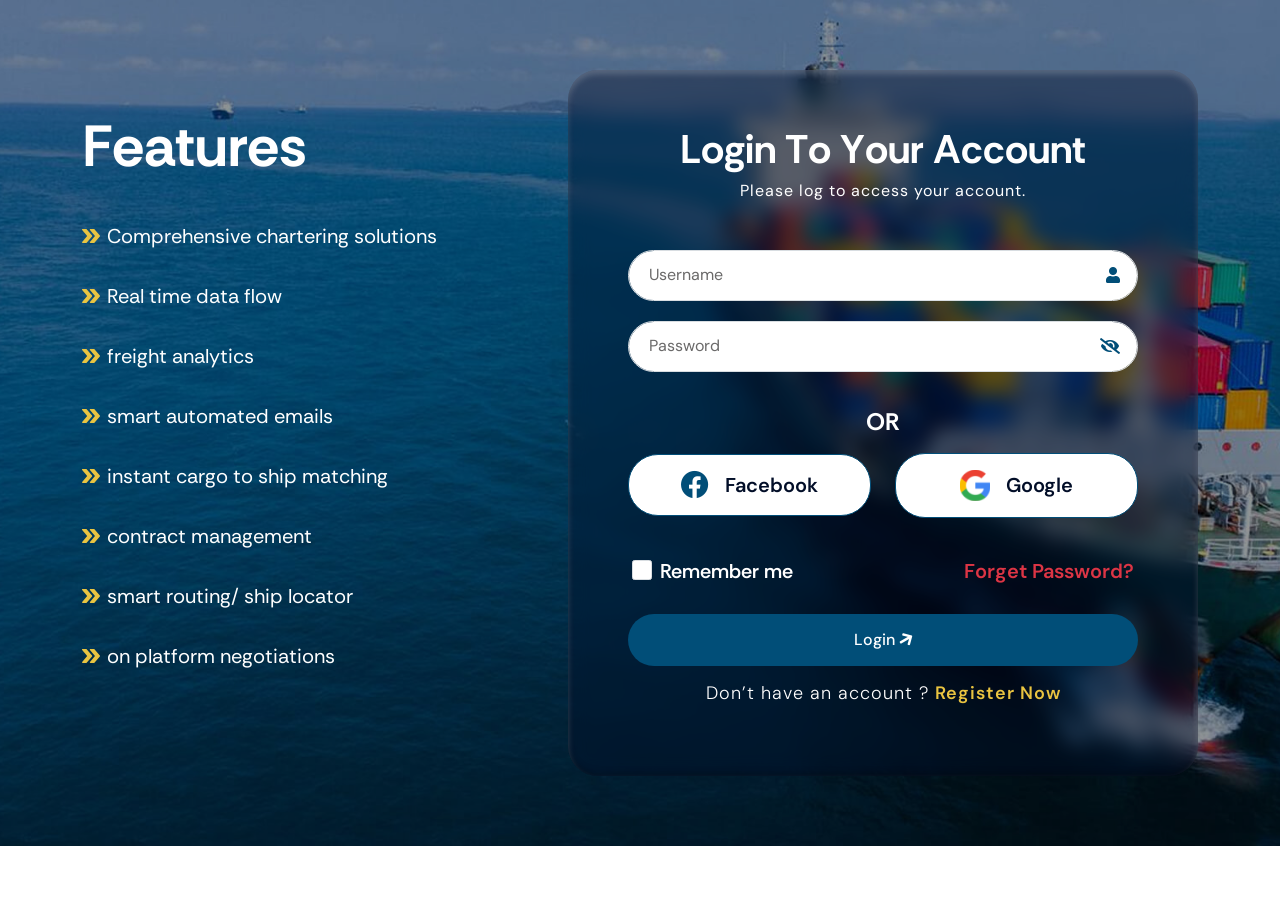
<file: UI/login.html>
<!DOCTYPE html>
<html lang="en">

<head>
    <meta charset="UTF-8">
    <meta http-equiv="x-ua-compatible" content="ie=edge">
    <meta name="viewport" content="width=device-width, initial-scale=1, shrink-to-fit=no">
    <meta name="description"
        content="IBPortDash is a modern Transport & Logistics HTML template for shipping, freight, trucking, courier and supply-chain businesses. Clean, responsive design for logistics companies, warehousing, delivery services and transport operators.">
    <meta name="keywords"
        content="transport, logistics, shipping, freight, courier, supply chain, trucking, delivery, warehouse, cargo, transport company, responsive template">
    <meta name="author" content="theme-village">

    <title>IBPortDash</title>
    <link rel="apple-touch-icon" href="assets/images/logo.svg">
    <link rel="shortcut icon" href="assets/images/logo.svg">

    <link rel="stylesheet" href="assets/css/global.css">
</head>

<body>

    <!-- Login Form Start -->
    <section class="login-form account-sec contact-form sec-padding"
        style="background: url(assets/images/slider1.jpg)no-repeat center center / cover;">
        <div class="container">
            <div class="row contact-form-wrap gap-4 gap-lg-0">

                <div class="col-12 col-lg-7 order-lg-2">
                    <div class="contact-form d-flex justify-content-end">
                        <div class="form-inner round">

                            <div class="text-center mb-5">
                                <h2 class="sec-title text-info fw-bold mb-2">Login To Your Account</h2>
                                <p class="fs-6 text-info">Please log to access your account.</p>
                            </div>

                            <form id="ajax-contact" method="post" action="mailer.php">
                                <div class="row">
                                    <!-- Full Name -->
                                    <div class="form-group col-lg-12">
                                        <input type="text" id="name" name="name" class="form-control"
                                            placeholder="Username" required="">
                                        <i class="fa fa-user"></i>
                                    </div>

                                    <!-- password -->
                                    <div class="form-group col-lg-12">
                                        <input type="password" id="password" name="password" class="form-control"
                                            placeholder="Password" required="">
                                        <i class="fa fa-eye-slash"></i>
                                    </div>


                                    <h5 class="display-4 text-center text-info my-3 fw-bold">OR</h5>

                                    <!-- social btns -->
                                    <div
                                        class="row justify-content-between align-items-center mb-4 mx-auto gap-3 gap-lg-0 px-0">
                                        <div class="col-12 col-lg-6 text-end">
                                            <div
                                                class="d-flex justify-content-center signup bg-info round align-items-center gap-3 py-3">
                                                <i class="fa-brands fa-facebook fs-3"></i>
                                                <a href="#" class="fw-bold fs-5"> Facebook </a>
                                            </div>
                                        </div>

                                        <div class=" col-12 col-lg-6 text-end">
                                            <div
                                                class="d-flex justify-content-center signup bg-info round align-items-center gap-3 py-3">
                                                <div> <img src="assets/images/icons/google.svg" alt=""></div>
                                                <a href="#" class="fw-bold fs-5"> Google </a>
                                            </div>
                                        </div>
                                    </div>

                                    <!-- remember | forgot-password -->
                                    <div class="d-flex justify-content-between mt-3 px-3">
                                        <div class="form-check">
                                            <input class="form-check-input" type="checkbox" value=""
                                                id="flexCheckChecked">
                                            <label class="form-check-label text-info ms-1" for="flexCheckChecked">
                                                Remember me
                                            </label>
                                        </div>
                                        <a href="#" class="text-danger fs-5 fw-semibold">Forget Password?</a>
                                    </div>

                                    <!-- Submit Button -->
                                    <div class="col-12 mt-4">
                                        <button type="submit" class="btn btn-primary fs-6 w-100">
                                            Login <i class="fa fa-arrow-right"></i>
                                        </button>
                                    </div>

                                    <div class="login-message text-center mt-3 mb-0">
                                        <p class="text-info fw-light"> Don’t have an account ?
                                            <a class="text-secondary fw-semibold" href="register.html">
                                                Register Now
                                            </a>
                                        </p>
                                    </div>

                                    <!-- AJAX Response Message -->
                                    <div class="col-12">
                                        <div id="form-messages"></div>
                                    </div>

                                </div>
                            </form>
                        </div>
                    </div>
                </div>

                <div class="col-12 col-lg py-5">
                    <div class="feat-wrap mx-auto mx-lg-0 position-relative z-2">
                        <h1 class="text-info fw-bold text-center text-lg-start mb-5">Features</h1>

                        <ul class="feature-list check gap-3 d-flex flex-column mx-auto mx-lg-0">
                            <li class="text-info fs-5 fw-light">
                                Comprehensive chartering solutions
                            </li>
                            <li class="text-info fs-5 fw-light">
                                Real time data flow
                            </li>
                            <li class="text-info fs-5 fw-light">
                                freight analytics
                            </li>
                            <li class="text-info fs-5 fw-light">
                                smart automated emails
                            </li>
                            <li class="text-info fs-5 fw-light">
                                instant cargo to ship matching
                            </li>
                            <li class="text-info fs-5 fw-light">
                                contract management
                            </li>
                            <li class="text-info fs-5 fw-light">
                                smart routing/ ship locator
                            </li>
                            <li class="text-info fs-5 fw-light">
                                on platform negotiations
                            </li>
                        </ul>
                    </div>
                </div>
            </div>
        </div>
    </section>
    <!-- Login Form End -->

    <!-- Scroll Top -->
    <div class="scroll-top">
        <svg class="progress-circle svg-content" height="100%" viewBox="-1 -1 102 102" width="100%">
            <path d="M50,1 a49,49 0 0,1 0,98 a49,49 0 0,1 0,-98" fill="none" stroke="black" stroke-width="2">
            </path>
        </svg>
    </div>


    <!--Javascript
        ========================================================-->
    <script src="assets/js/jquery-3.7.1.min.js"></script>
    <script src="assets/js/bootstrap.bundle.min.js"></script>
    <script src="assets/js/swiper-bundle.min.js"></script>
    <script src="assets/js/lenis.min.js"></script>
    <script src="assets/js/jarallax.min.js"></script>
    <script src="assets/js/gsap.min.js"></script>
    <script src="assets/js/ScrollTrigger.min.js"></script>
    <script src="assets/js/SplitText.js"></script>
    <script src="assets/js/fancybox.umd.js"></script>
    <script src="assets/js/isotope.pkgd.min.js"></script>
    <script src="assets/js/purecounter.js"></script>
    <script src="assets/js/jquery.marquee.min.js"></script>
    <script src="assets/js/jquery.nice-select.min.js"></script>
    <script src="assets/js/jquery.timepicker.min.js"></script>
    <script src="assets/js/bootstrap-datepicker.js"></script>
    <script src="assets/js/custom.js"></script>
</body>

</html>
</file>
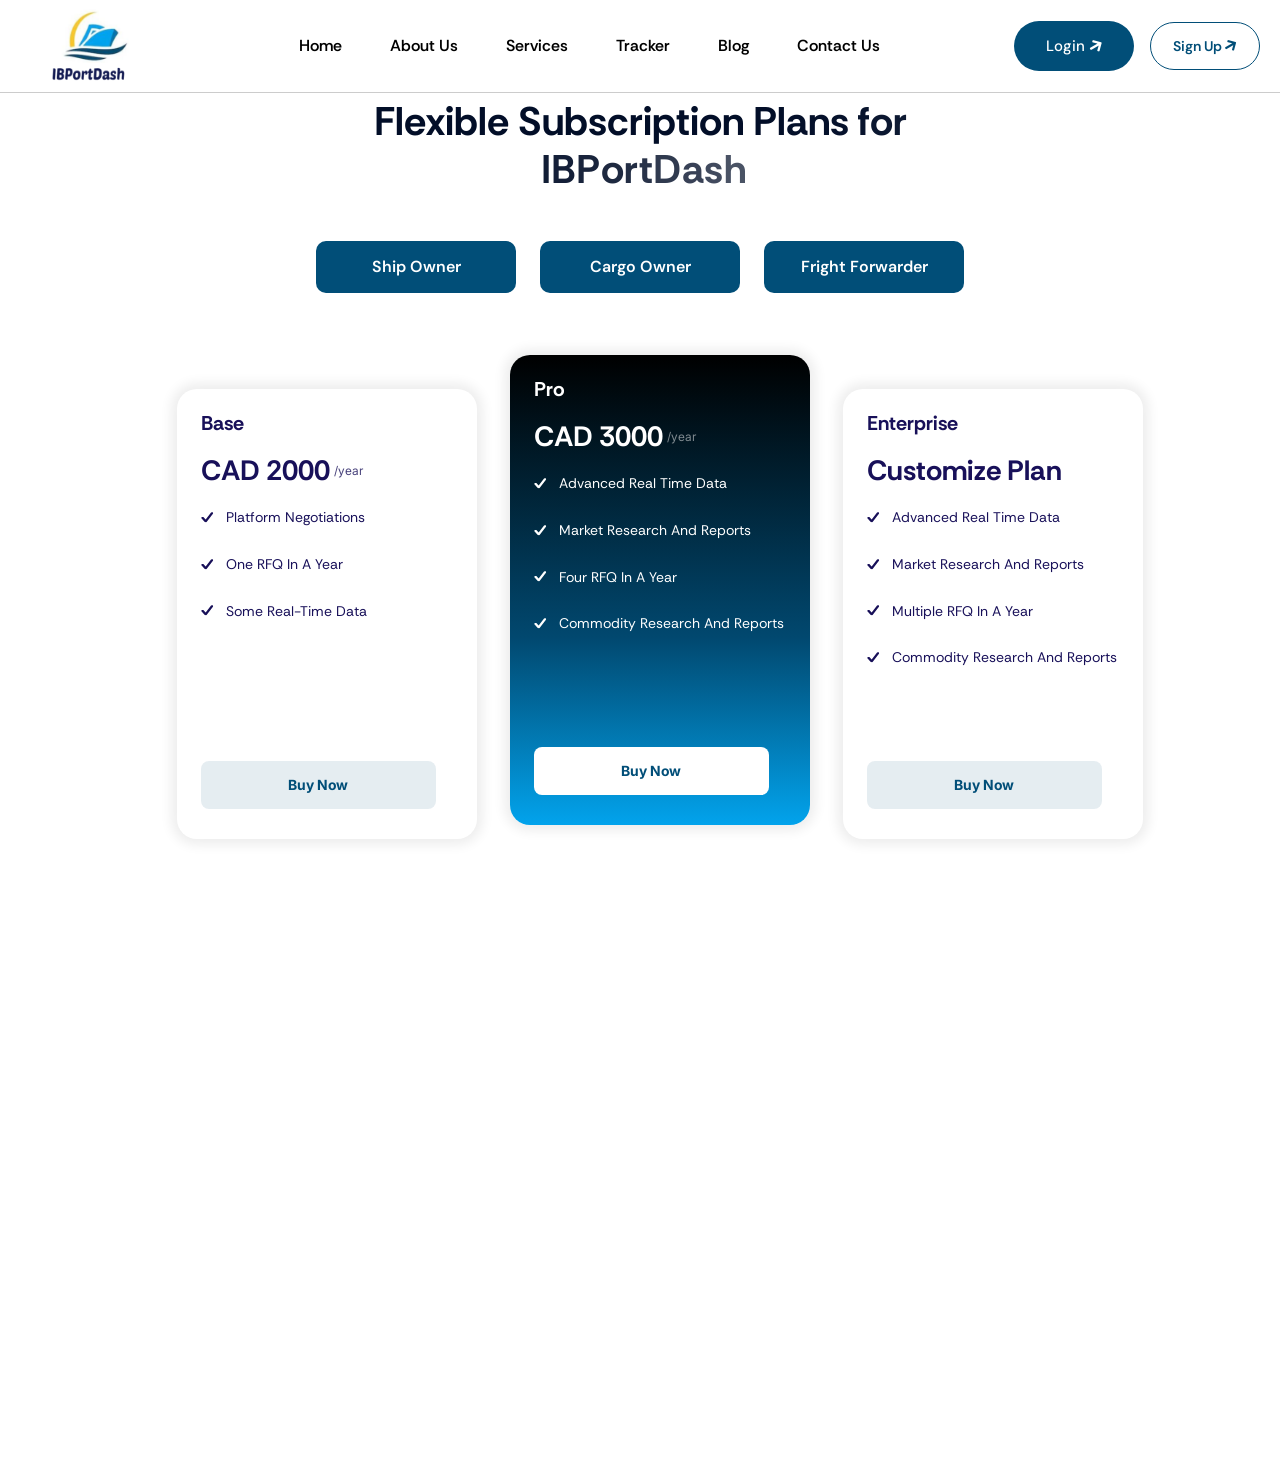
<file: UI/pricing.html>
<!DOCTYPE html>
<html lang="en">

<head>
    <meta charset="UTF-8">
    <meta http-equiv="x-ua-compatible" content="ie=edge">
    <meta name="viewport" content="width=device-width, initial-scale=1, shrink-to-fit=no">
    <meta name="description"
        content="IBPortDash is a modern Transport & Logistics HTML template for shipping, freight, trucking, courier and supply-chain businesses. Clean, responsive design for logistics companies, warehousing, delivery services and transport operators.">
    <meta name="keywords"
        content="transport, logistics, shipping, freight, courier, supply chain, trucking, delivery, warehouse, cargo, transport company, responsive template">
    <meta name="author" content="theme-village">

    <title>IBPortDash</title>
    <link rel="apple-touch-icon" href="assets/images/logo.svg">
    <link rel="shortcut icon" href="assets/images/logo.svg">

    <link rel="stylesheet" href="assets/css/global.css">
</head>

<body>

    <!-- search canvas -->
    <div class="search-popup offcanvas offcanvas-top" id="offcanvas-search" data-bs-scroll="true">
        <div class="container d-flex flex-row py-5 align-items-center position-relative">
            <button type="button" class="btn-close bg-primary rounded-5" data-bs-dismiss="offcanvas"
                aria-label="Close"></button>
            <div class="col-lg-9 mx-auto">
                <form class="search-form w-100 mb-5">
                    <input id="search-form" type="text" class="form-control shadow-1"
                        placeholder="Type keyword and hit enter">
                </form>

            </div>
        </div>
    </div>

    <!-- Header Start -->
    <header class="header header-2">
        <div class="sticky-height"></div>
        <div class="header-wrapper">
            <div class="header-top m-0">

                <!-- Navigation Menu Start -->
                <div class="header-nav-wrapper header-sticky">
                    <nav class="navbar navbar-expand-xl p-0">
                        <div class="container ct-container bg-white rounded-0">

                            <!-- logo -->
                            <a href="index.html" class="navbar-brand">
                                <img src="assets/images/logo.svg" alt="logo" class="img-fluid w-75">
                            </a>
                            <!-- menu btn -->
                            <button class="navbar-toggler offcanvas-nav-btn text-primary" type="button">
                                Menu <svg xmlns="http://www.w3.org/2000/svg" width="14" height="12" fill="none"
                                    viewBox="0 0 14 12">
                                    <path fill="#020e28"
                                        d="M0 .75Q.063.063.75 0h12.5q.687.063.75.75-.063.687-.75.75H.75Q.063 1.437 0 .75m0 5Q.063 5.063.75 5h12.5q.687.063.75.75-.063.687-.75.75H.75Q.063 6.437 0 5.75m13.25 5.75H.75q-.687-.063-.75-.75.063-.687.75-.75h12.5q.687.063.75.75-.063.687-.75.75" />
                                </svg>
                            </button>

                            <div class="nav-cta d-none d-md-flex  order-lg-3">
                                <div class="d-flex align-items-center justify-content-between gap-3">

                                    <a href="login.html" class="btn btn-primary btn-hover"> Login <i
                                            class="fa fa-arrow-right"></i>
                                        <span></span>
                                    </a>
                                    <a href="register.html" class="signup btn-hover rounded-5"> Sign
                                        Up <i class="fa fa-arrow-right"></i>
                                        <span></span>
                                    </a>

                                </div>
                            </div>
                            <div class="offcanvas offcanvas-start offcanvas-nav bg-info">
                                <div class="offcanvas-header">
                                    <a href="index.html" class="text-inverse"><img src="assets/images/logo.svg"
                                            alt="Logo"></a>
                                    <button type="button" class="btn-close bg-primary" data-bs-dismiss="offcanvas"
                                        aria-label="Close"></button>
                                </div>

                                <div class="offcanvas-body pt-0 align-items-center justify-content-between">
                                    <ul class="navbar-nav mx-auto align-items-lg-center">
                                        <li class="nav-item">
                                            <a class="nav-link" href="index.html">Home</a>
                                        </li>
                                        <li class="nav-item">
                                            <a class="nav-link" href="about-us.html">About Us</a>
                                        </li>
                                        <li class="nav-item">
                                            <a class="nav-link" href="services.html">Services</a>
                                        </li>
                                        <li class="nav-item">
                                            <a class="nav-link" href="tracker.html">Tracker</a>
                                        </li>
                                        <li class="nav-item">
                                            <a class="nav-link" href="blog.html">Blog</a>
                                        </li>
                                        <li class="nav-item">
                                            <a class="nav-link" href="contact.html">Contact Us</a>
                                        </li>
                                    </ul>


                                </div>
                            </div>
                        </div>
                    </nav>
                </div>
            </div>
        </div>
    </header>
    <!-- Header End -->

    <!-- plans section start -->
    <section class="plan-sec">
        <div class="container">
            <div class="sec-intro mx-auto text-center mb-5">
                <span class="sub-title2 fadeInUp">Our Subscription Plans</span>
                <h2 class="sec-title">Flexible Subscription Plans for IBPortDash</h2>
            </div>

            <div class="plan-opt d-flex justify-content-center align-items-center gap-4 my-4 mx-auto">
                <div class="log-type text-center">
                    <a href="login.html">Ship Owner</a>
                </div>
                <div class="log-type text-center">
                    <a href="login.html">Cargo Owner</a>
                </div>
                <div class="log-type text-center">
                    <a href="login.html">Fright
                        Forwarder</a>
                </div>
            </div>

            <div class="row justify-content-center align-items-center gap-4 gap-lg-0 gap-xl-5 g-4 mt-0">

                <div class="col-12 col-lg-4 col-xl-3">
                    <div class="plan-card rounded-4 p-4 position-relative mt-lg-5 mx-auto mx-lg-0">
                        <h4 class="fw-bold text-blue mb-4">Base</h4>

                        <div class="plan-price d-flex align-items-center gap-1 mb-4">
                            <h2 class="fs-3 fw-bold amount mb-0 text-blue">CAD 2000</h2>
                            <span class="year-span">/year</span>
                        </div>

                        <ul class="check">
                            <li>Platform Negotiations</li>
                            <li>One RFQ In A Year</li>
                            <li>Some Real-Time Data</li>
                        </ul>
                        <div class="plan-foot">
                            <div class="btn-wrapper position-absolute">
                                <div class="text-center btn-plan">
                                    <a href="#">Buy Now</a>
                                </div>
                            </div>
                        </div>
                    </div>
                </div>

                <div class="col-12 col-lg-4 col-xl-3">
                    <div class="pro-card plan-card rounded-4 p-4 position-relative mx-auto mx-lg-0">
                        <h4 class="fw-bold text-white mb-4">Pro</h4>

                        <div class="plan-price d-flex align-items-center gap-1 mb-4">
                            <h2 class="fs-3 fw-bold amount mb-0 text-white">CAD 3000</h2>
                            <span class="year-span text-white-50">/year</span>
                        </div>

                        <ul class="check">
                            <li class="text-white">Advanced Real Time Data</li>
                            <li class="text-white">Market Research And Reports</li>
                            <li class="text-white">Four RFQ In A Year</li>
                            <li class="text-white">Commodity Research And Reports</li>
                        </ul>
                        <div class="plan-foot">
                            <div class="btn-wrapper position-absolute">
                                <div class="text-center btn-plan">
                                    <a href="#">Buy Now</a>
                                </div>
                            </div>
                        </div>
                    </div>
                </div>

                <div class="col-12 col-lg-4 col-xl-3">
                    <div class="plan-card rounded-4 p-4 position-relative mt-lg-5 mx-auto mx-lg-0">
                        <h4 class="fw-bold text-blue mb-4">Enterprise</h4>

                        <div class="plan-price d-flex align-items-center gap-1 mb-4">
                            <h2 class="fs-3 fw-bold amount mb-0 text-blue">Customize Plan</h2>
                        </div>

                        <ul class="check">
                            <li>Advanced Real Time Data</li>
                            <li>Market Research And Reports</li>
                            <li>Multiple RFQ In A Year</li>
                            <li>Commodity Research And Reports</li>
                        </ul>
                        <div class="plan-foot">
                            <div class="btn-wrapper position-absolute">

                                <div class="text-center btn-plan">
                                    <a href="#">Buy Now</a>
                                </div>
                            </div>
                        </div>
                    </div>
                </div>

            </div>
        </div>
    </section>
    <!-- Plan section end -->


    <!-- Footer Start -->
    <footer class="footer footer-2 jarallax" data-jarallax data-speed=".7">
        <div class="parallax-overly"></div>
        <div class="container quick-links px-5">

            <div class="row footer-widgets">
                <div class="col-lg-4 col-sm-6 mb-5 mb-lg-0">
                    <div class="footer-widget about-footer">
                        <div class="f-logo">
                            <a href="index.html"><img src="assets/images/logo-w.svg" alt="Logo"></a>
                        </div>
                        <p>AI-powered platform connecting cargo owners and ship operators for smarter
                            ship chartering.
                        </p>
                        <div class="social-share">
                            <a href="https://www.facebook.com/ibportdash/"><i class="fab fa-facebook-f"></i></a>
                            <a href="https://www.instagram.com/ibportdash/"><i class="fab fa-instagram"></i></a>
                            <a href="https://www.linkedin.com/company/ibportdash/"><i
                                    class="fab fa-linkedin-in"></i></a>
                        </div>

                    </div>
                </div>
                <div class="col-lg-2 col-sm-4 offset-sm-1 offset-lg-0">
                    <div class="footer-widget">
                        <h3 class="widget-title">Quick Links</h3>
                        <ul>
                            <li><a href="index.html">Home</a></li>
                            <li><a href="about-us.html">About Us</a></li>
                            <li><a href="services.html">Our Services</a></li>
                            <li><a href="tracker.html">Tracker</a></li>
                            <li><a href="blog.html">Our Blog</a></li>
                            <li><a href="contact.html">Contact Us</a></li>
                        </ul>
                    </div>
                </div>

                <div class="col-lg-3 ps-lg-5 col-sm-6">
                    <div class="footer-widget">
                        <h3 class="widget-title">Our Services</h3>
                        <ul>
                            <li><a href="services.html">Pre-Vetting of Counter Parties</a></li>
                            <li><a href="services.html">Cargo & Vessel Matching</a></li>
                            <li><a href="services.html">In-Platform Negotiations</a></li>
                            <li><a href="services.html">Contract Management</a></li>
                            <li><a href="services.html">Real-Time Data Flow</a></li>
                            <li><a href="services.html">Freight Analytics</a></li>
                        </ul>
                    </div>
                </div>

                <div class="col-lg-3 col-sm-4 offset-sm-1 offset-lg-0">
                    <div class="footer-widget contact-widget">
                        <h3 class="widget-title">Contact Us</h3>
                        <ul class="contact-info check">
                            <li class="f-address ps-1 mb-3">
                                <p>8920 Woodbine Avenue, 304, Markham, Ontario, Canada, L3R 9W9</p>
                            </li>
                            <li class="f-email ps-1">
                                <p> info@ibportdash.ca </p>
                            </li>
                        </ul>
                    </div>
                </div>
            </div>
        </div>
        <div class="footer-bottom">
            <div class="container">
                <div class="d-flex flex-wrap justify-content-between align-items-center">
                    <p class="text-info copy-right mb-0 order-2 order-md-1">
                        Copyright &copy; 2026
                        <a href="about-us.html" class="text-secondary">IBPortDash</a> All Rights Reserved.
                    </p>
                    <nav class="footer-nav order-1 order-md-2">
                        <ul>
                            <li><a href="privacy.html" class="py-0">Privacy Policy </a></li>
                            <li><a href="tnc.html" class="py-0">Terms & Condition</a></li>
                        </ul>
                    </nav>
                </div>
            </div>>
        </div>
    </footer>
    <!-- Footer End -->

    <!-- Scroll Top -->
    <div class="scroll-top">
        <svg class="progress-circle svg-content" height="100%" viewBox="-1 -1 102 102" width="100%">
            <path d="M50,1 a49,49 0 0,1 0,98 a49,49 0 0,1 0,-98" fill="none" stroke="black" stroke-width="2">
            </path>
        </svg>
    </div>


    <!--Javascript
        ========================================================-->
    <script src="assets/js/jquery-3.7.1.min.js"></script>
    <script src="assets/js/bootstrap.bundle.min.js"></script>
    <script src="assets/js/swiper-bundle.min.js"></script>
    <script src="assets/js/lenis.min.js"></script>
    <script src="assets/js/jarallax.min.js"></script>
    <script src="assets/js/gsap.min.js"></script>
    <script src="assets/js/ScrollTrigger.min.js"></script>
    <script src="assets/js/SplitText.js"></script>
    <script src="assets/js/fancybox.umd.js"></script>
    <script src="assets/js/isotope.pkgd.min.js"></script>
    <script src="assets/js/purecounter.js"></script>
    <script src="assets/js/jquery.marquee.min.js"></script>
    <script src="assets/js/jquery.nice-select.min.js"></script>
    <script src="assets/js/jquery.timepicker.min.js"></script>
    <script src="assets/js/bootstrap-datepicker.js"></script>
    <script src="assets/js/custom.js"></script>
    <script src="assets/js/swiper-custom.js"></script>
</body>

</html>
</file>
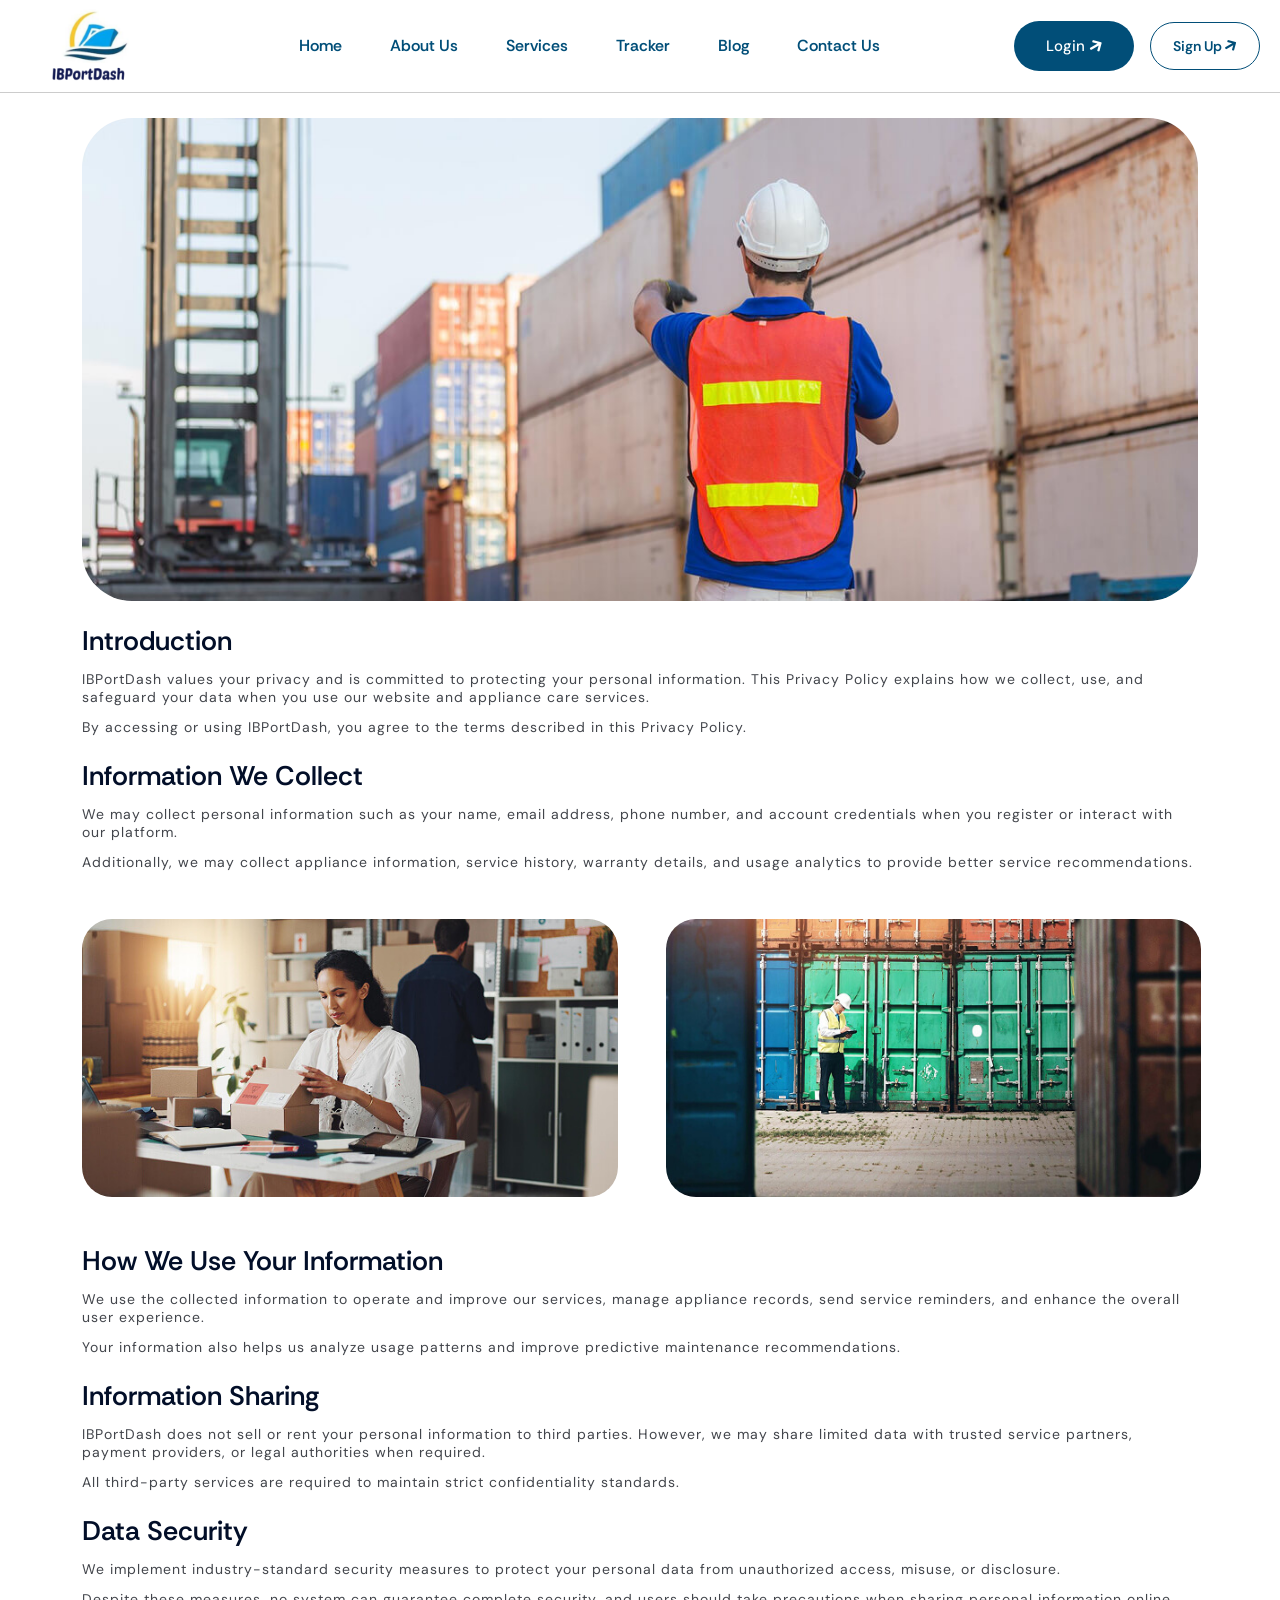
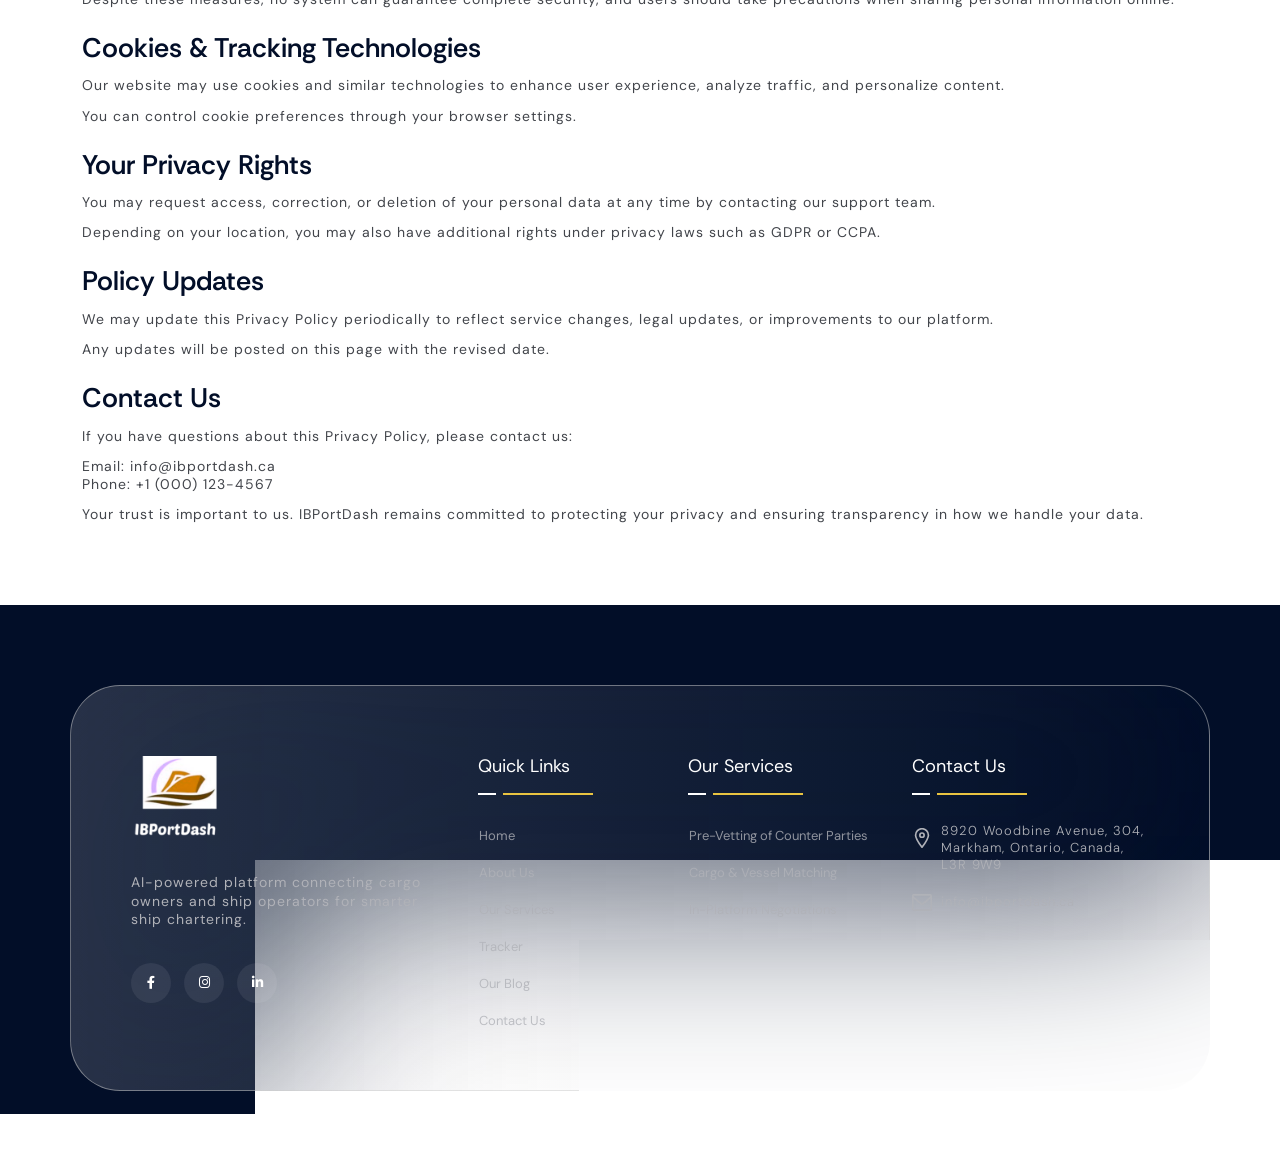
<file: UI/privacy.html>
<!DOCTYPE html>
<html lang="en">

<head>
    <meta charset="UTF-8">
    <meta http-equiv="x-ua-compatible" content="ie=edge">
    <meta name="viewport" content="width=device-width, initial-scale=1, shrink-to-fit=no">
    <meta name="description"
        content="IBPortDash is a modern Transport & Logistics HTML template for shipping, freight, trucking, courier and supply-chain businesses. Clean, responsive design for logistics companies, warehousing, delivery services and transport operators.">
    <meta name="keywords"
        content="transport, logistics, shipping, freight, courier, supply chain, trucking, delivery, warehouse, cargo, transport company, responsive template">
    <meta name="author" content="theme-village">

    <title>Privacy Policy | IBPortDash</title>

    <link rel="apple-touch-icon" href="assets/images/logo.svg">
    <link rel="shortcut icon" href="assets/images/logo.svg">

    <link rel="stylesheet" href="assets/css/global.css">
</head>

<body>

    <!-- Header Start -->
    <header class="header header-2">
        <div class="sticky-height"></div>
        <div class="header-wrapper">
            <div class="header-top m-0">

                <!-- Navigation Menu Start -->
                <div class="header-nav-wrapper header-sticky">
                    <nav class="navbar navbar-expand-xl p-0">
                        <div class="container ct-container bg-white rounded-0">

                            <!-- logo -->
                            <a href="index.html" class="navbar-brand">
                                <img src="assets/images/logo.svg" alt="logo" class="img-fluid w-75">
                            </a>
                            <!-- menu btn -->
                            <button class="navbar-toggler offcanvas-nav-btn text-primary" type="button">
                                Menu <svg xmlns="http://www.w3.org/2000/svg" width="14" height="12" fill="none"
                                    viewBox="0 0 14 12">
                                    <path fill="#020e28"
                                        d="M0 .75Q.063.063.75 0h12.5q.687.063.75.75-.063.687-.75.75H.75Q.063 1.437 0 .75m0 5Q.063 5.063.75 5h12.5q.687.063.75.75-.063.687-.75.75H.75Q.063 6.437 0 5.75m13.25 5.75H.75q-.687-.063-.75-.75.063-.687.75-.75h12.5q.687.063.75.75-.063.687-.75.75" />
                                </svg>
                            </button>

                            <div class="nav-cta d-none d-md-flex  order-lg-3">
                                <div class="d-flex align-items-center justify-content-between gap-3">

                                    <a href="login.html" class="btn btn-primary btn-hover"> Login <i
                                            class="fa fa-arrow-right"></i>
                                        <span></span>
                                    </a>
                                    <a href="register.html" class="signup btn-hover rounded-5"> Sign
                                        Up <i class="fa fa-arrow-right"></i>
                                        <span></span>
                                    </a>

                                </div>
                            </div>
                            <div class="offcanvas offcanvas-start offcanvas-nav bg-info">
                                <div class="offcanvas-header">
                                    <a href="index.html" class="text-inverse"><img src="assets/images/logo.svg"
                                            alt="Logo"></a>
                                    <button type="button" class="btn-close bg-primary" data-bs-dismiss="offcanvas"
                                        aria-label="Close"></button>
                                </div>

                                <div class="offcanvas-body pt-0 align-items-center justify-content-between">
                                    <ul class="navbar-nav mx-auto align-items-lg-center">
                                        <li class="nav-item">
                                            <a class="nav-link text-primary" href="index.html">Home</a>
                                        </li>
                                        <li class="nav-item">
                                            <a class="nav-link text-primary" href="about-us.html">About Us</a>
                                        </li>
                                        <li class="nav-item">
                                            <a class="nav-link text-primary" href="services.html">Services</a>
                                        </li>
                                        <li class="nav-item">
                                            <a class="nav-link text-primary" href="tracker.html">Tracker</a>
                                        </li>
                                        <li class="nav-item">
                                            <a class="nav-link text-primary" href="blog.html">Blog</a>
                                        </li>
                                        <li class="nav-item">
                                            <a class="nav-link text-primary" href="contact.html">Contact Us</a>
                                        </li>
                                    </ul>


                                </div>
                            </div>
                        </div>
                    </nav>
                </div>
            </div>
        </div>
    </header>
    <!-- Header End -->

    <!-- CONTENT -->
    <section class="privacy-sec pt-5">
        <div class="single-post-page sec-padding">
            <div class="container">
                <div class="row">
                    <div class="col-lg-12">
                        <article class="post-single">
                            <figure class="post-thumb">
                                <img src="assets/images/single-post.jpg" alt="blog" class="img-fluid">
                            </figure>

                            <h4 class="display-4 mt-4 mb-0 fw-semibold">Introduction</h4>

                            <p>IBPortDash values your privacy and is committed to protecting your personal information.
                                This Privacy Policy explains how we collect, use, and safeguard your data when you use
                                our website and appliance care services.
                            </p>
                            <p>By accessing or using IBPortDash, you agree to the terms described in this Privacy
                                Policy.
                            </p>


                            <h4 class="display-4 mt-4 mb-0 fw-semibold">Information We Collect</h4>
                            <p>
                                We may collect personal information such as your name, email address, phone number,
                                and account credentials when you register or interact with our platform.
                            </p>
                            <p>
                                Additionally, we may collect appliance information, service history, warranty
                                details,
                                and usage analytics to provide better service recommendations.
                            </p>

                            <div class="my-5 p-gallery d-sm-flex gap-5">
                                <img src="assets/images/gal1.jpg" alt="" class="img-fluid round">
                                <img src="assets/images/gal2.jpg" alt="" class="img-fluid round">
                            </div>

                            <h4 class="display-4 mt-4 mb-0 fw-semibold">How We Use Your Information</h4>
                            <p>
                                We use the collected information to operate and improve our services, manage
                                appliance
                                records, send service reminders, and enhance the overall user experience.
                            </p>
                            <p>
                                Your information also helps us analyze usage patterns and improve predictive
                                maintenance
                                recommendations.
                            </p>

                            <h4 class="display-4 mt-4 mb-0 fw-semibold">Information Sharing</h4>
                            <p>
                                IBPortDash does not sell or rent your personal information to third parties.
                                However, we may
                                share limited data with
                                trusted service partners, payment providers, or legal authorities when
                                required.
                            </p>
                            <p>
                                All third-party services are required to maintain strict confidentiality
                                standards.
                            </p>

                            <h4 class="display-4 mt-4 mb-0 fw-semibold">Data Security</h4>
                            <p>
                                We implement industry-standard security measures to protect your
                                personal data from
                                unauthorized access, misuse, or
                                disclosure.
                            </p>
                            <p>
                                Despite these measures, no system can guarantee complete security, and
                                users should take
                                precautions when sharing
                                personal information online.
                            </p>

                            <h4 class="display-4 mt-4 mb-0 fw-semibold">Cookies & Tracking Technologies</h4>
                            <p>
                                Our website may use cookies and similar technologies to enhance user
                                experience, analyze
                                traffic, and personalize
                                content.
                            </p>
                            <p>
                                You can control cookie preferences through your browser settings.
                            </p>

                            <h4 class="display-4 mt-4 mb-0 fw-semibold">Your Privacy Rights</h4>
                            <p>
                                You may request access, correction, or deletion of your personal
                                data at any time by
                                contacting our support team.
                            </p>
                            <p>
                                Depending on your location, you may also have additional rights
                                under privacy laws such as
                                GDPR or CCPA.
                            </p>

                            <h4 class="display-4 mt-4 mb-0 fw-semibold">Policy Updates</h4>
                            <p>
                                We may update this Privacy Policy periodically to reflect
                                service changes, legal updates, or
                                improvements to our
                                platform.
                            </p>
                            <p>
                                Any updates will be posted on this page with the revised
                                date.
                            </p>

                            <h4 class="display-4 mt-4 mb-0 fw-semibold">Contact Us</h4>

                            <p>
                                If you have questions about this Privacy Policy, please contact us:
                            </p>

                            <p>
                                Email: info@ibportdash.ca<br>
                                Phone: +1 (000) 123-4567
                            </p>

                            <p>
                                Your trust is important to us. IBPortDash remains committed to protecting
                                your privacy and ensuring transparency in how we handle your data.
                            </p>

                        </article>
                    </div>

                </div>
            </div>
        </div>
    </section>

    <!-- Footer Start -->
    <footer class="footer footer-2 jarallax" data-jarallax data-speed=".7">
        <div class="parallax-overly"></div>
        <div class="container quick-links px-5">

            <div class="row footer-widgets">
                <div class="col-lg-4 col-sm-6 mb-5 mb-lg-0">
                    <div class="footer-widget about-footer">
                        <div class="f-logo">
                            <a href="index.html"><img src="assets/images/logo-w.svg" alt="Logo"></a>
                        </div>
                        <p>AI-powered platform connecting cargo owners and ship operators for smarter
                            ship chartering.
                        </p>
                        <div class="social-share">
                            <a href="https://www.facebook.com/ibportdash/"><i class="fab fa-facebook-f"></i></a>
                            <a href="https://www.instagram.com/ibportdash/"><i class="fab fa-instagram"></i></a>
                            <a href="https://www.linkedin.com/company/ibportdash/"><i
                                    class="fab fa-linkedin-in"></i></a>
                        </div>

                    </div>
                </div>
                <div class="col-lg-2 col-sm-4 offset-sm-1 offset-lg-0">
                    <div class="footer-widget">
                        <h3 class="widget-title">Quick Links</h3>
                        <ul>
                            <li><a href="index.html">Home</a></li>
                            <li><a href="about-us.html">About Us</a></li>
                            <li><a href="services.html">Our Services</a></li>
                            <li><a href="tracker.html">Tracker</a></li>
                            <li><a href="blog.html">Our Blog</a></li>
                            <li><a href="contact.html">Contact Us</a></li>
                        </ul>
                    </div>
                </div>

                <div class="col-lg-3 ps-lg-5 col-sm-6">
                    <div class="footer-widget">
                        <h3 class="widget-title">Our Services</h3>
                        <ul>
                            <li><a href="services.html">Pre-Vetting of Counter Parties</a></li>
                            <li><a href="services.html">Cargo & Vessel Matching</a></li>
                            <li><a href="services.html">In-Platform Negotiations</a></li>
                            <li><a href="services.html">Contract Management</a></li>
                            <li><a href="services.html">Real-Time Data Flow</a></li>
                            <li><a href="services.html">Freight Analytics</a></li>
                        </ul>
                    </div>
                </div>

                <div class="col-lg-3 col-sm-4 offset-sm-1 offset-lg-0">
                    <div class="footer-widget contact-widget">
                        <h3 class="widget-title">Contact Us</h3>
                        <ul class="contact-info check">
                            <li class="f-address ps-1 mb-3">
                                <p>8920 Woodbine Avenue, 304, Markham, Ontario, Canada, L3R 9W9</p>
                            </li>
                            <li class="f-email ps-1">
                                <p> info@ibportdash.ca </p>
                            </li>
                        </ul>
                    </div>
                </div>
            </div>
        </div>
        <div class="footer-bottom">
            <div class="container">
                <div class="d-flex flex-wrap justify-content-between align-items-center">
                    <p class="text-info copy-right mb-0 order-2 order-md-1">
                        Copyright &copy; 2026
                        <a href="about-us.html" class="text-secondary">IBPortDash</a> All Rights Reserved.
                    </p>
                    <nav class="footer-nav order-1 order-md-2">
                        <ul>
                            <li><a href="privacy.html" class="py-0">Privacy Policy </a></li>
                            <li><a href="tnc.html" class="py-0">Terms & Condition</a></li>
                        </ul>
                    </nav>
                </div>
            </div>>
        </div>
    </footer>
    <!-- Footer End -->

    <!-- Scroll Top -->
    <div class="scroll-top">
        <svg class="progress-circle svg-content" height="100%" viewBox="-1 -1 102 102" width="100%">
            <path d="M50,1 a49,49 0 0,1 0,98 a49,49 0 0,1 0,-98" fill="none" stroke="black" stroke-width="2">
            </path>
        </svg>
    </div>


    <!--Javascript
        ========================================================-->
    <script src="assets/js/jquery-3.7.1.min.js"></script>
    <script src="assets/js/bootstrap.bundle.min.js"></script>
    <script src="assets/js/swiper-bundle.min.js"></script>
    <script src="assets/js/lenis.min.js"></script>
    <script src="assets/js/jarallax.min.js"></script>
    <script src="assets/js/gsap.min.js"></script>
    <script src="assets/js/ScrollTrigger.min.js"></script>
    <script src="assets/js/SplitText.js"></script>
    <script src="assets/js/fancybox.umd.js"></script>
    <script src="assets/js/isotope.pkgd.min.js"></script>
    <script src="assets/js/purecounter.js"></script>
    <script src="assets/js/jquery.marquee.min.js"></script>
    <script src="assets/js/jquery.nice-select.min.js"></script>
    <script src="assets/js/jquery.timepicker.min.js"></script>
    <script src="assets/js/bootstrap-datepicker.js"></script>
    <script src="assets/js/custom.js"></script>
    <script src="assets/js/swiper-custom.js"></script>
</body>

</html>
</file>
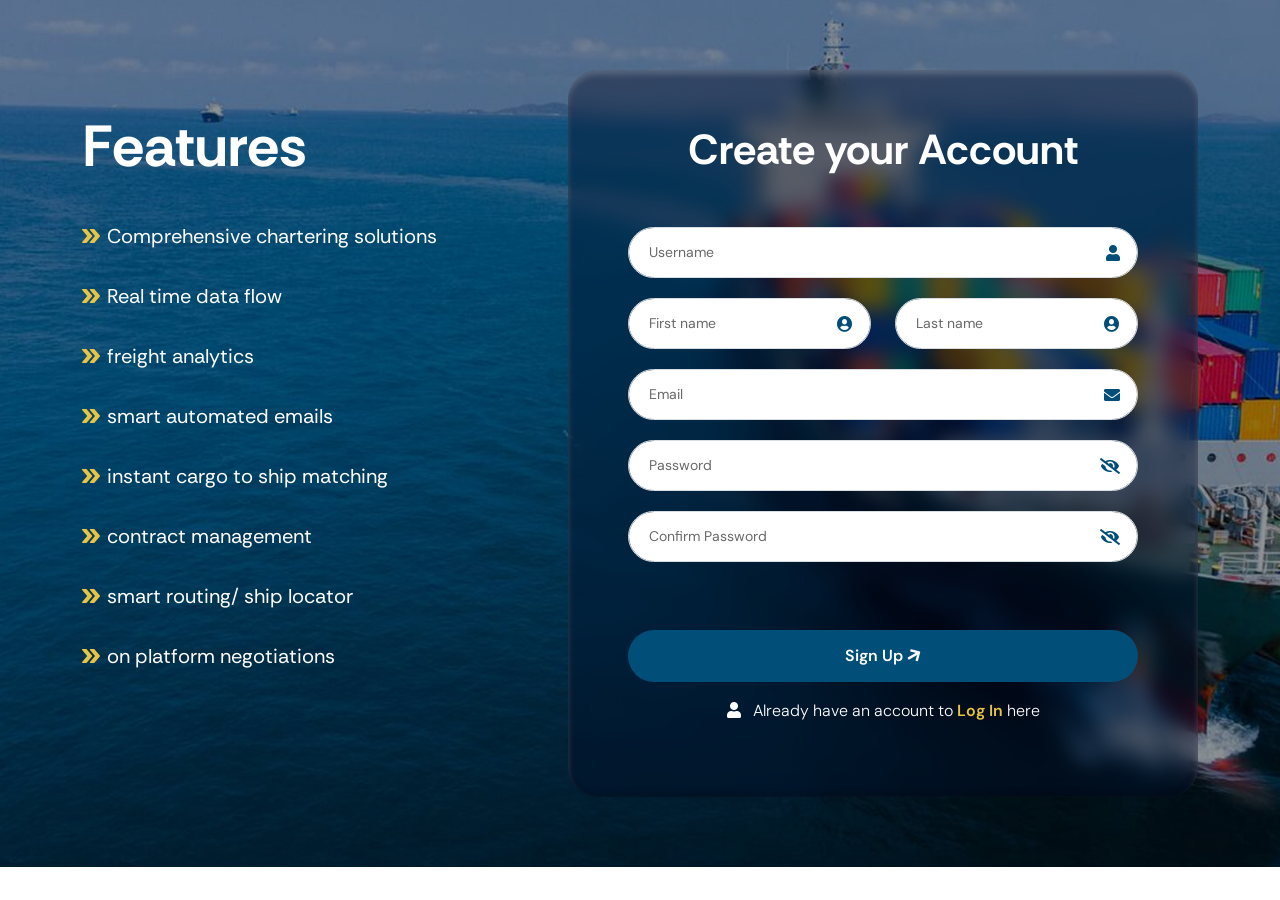
<file: UI/register.html>
<!DOCTYPE html>
<html lang="en">

<head>
    <meta charset="UTF-8">
    <meta http-equiv="x-ua-compatible" content="ie=edge">
    <meta username="viewport" content="width=device-width, initial-scale=1, shrink-to-fit=no">
    <meta username="description"
        content="IBPortDash is a modern Transport & Logistics HTML template for shipping, freight, trucking, courier and supply-chain businesses. Clean, responsive design for logistics companies, warehousing, delivery services and transport operators.">
    <meta username="keywords"
        content="transport, logistics, shipping, freight, courier, supply chain, trucking, delivery, warehouse, cargo, transport company, responsive template">
    <meta username="author" content="theme-village">

    <title>IBPortDash</title>
    <link rel="apple-touch-icon" href="assets/images/logo.svg">
    <link rel="shortcut icon" href="assets/images/logo.svg">

    <link rel="stylesheet" href="assets/css/global.css">
</head>

<body>

    <!-- Register Form Start -->
    <section class="login-form contact-form sec-padding"
        style="background: url(assets/images/slider1.jpg)no-repeat center center / cover;">
        <div class="container">
            <div class="row contact-form-wrap gap-4 gap-lg-0">
                <div class="col-12 col-lg-7 order-lg-2">
                    <div class="contact-form d-flex justify-content-end">
                        <div class="form-inner round">

                            <h2 class="fw-bold text-info text-center mt-1 pb-5"> Create your Account</h2>

                            <form id="ajax-contact" method="post" action="mailer.php">
                                <div class="row">

                                    <!-- Username -->
                                    <div class="form-group col-lg-12">
                                        <input type="text" id="username" name="username" class="form-control"
                                            placeholder="Username" required="">
                                        <i class="fa fa-user"></i>
                                    </div>

                                    <!-- first name -->
                                    <div class="form-group col-lg-6">
                                        <input type="text" id="f-name" name="f-name" class="form-control"
                                            placeholder="First name" required="">
                                        <i class="fa fa-user-circle"></i>
                                    </div>

                                    <!-- last name -->
                                    <div class="form-group col-lg-6">
                                        <input type="text" id="l-name" name="l-name" class="form-control"
                                            placeholder="Last name" required="">
                                        <i class="fa fa-user-circle"></i>
                                    </div>

                                    <!-- email -->
                                    <div class="form-group col-lg-12">
                                        <input type="email" id="email" name="email" class="form-control"
                                            placeholder="Email" required="">
                                        <i class="fa fa-envelope"></i>
                                    </div>

                                    <!-- Password -->
                                    <div class="form-group col-lg-12">
                                        <input type="password" id="password" name="password" class="form-control"
                                            placeholder="Password" required="">
                                        <i class="fa fa-eye-slash"></i>
                                    </div>

                                    <!-- Confirm Password -->
                                    <div class="form-group col-lg-12">
                                        <input type="c-password" id="c-password" name="c-password" class="form-control"
                                            placeholder="Confirm Password" required="">
                                        <i class="fa fa-eye-slash"></i>
                                    </div>

                                    <!-- Submit Button -->
                                    <div class="col-12 mt-5">
                                        <button type="submit" class="btn btn-primary fs-6 fw-semibold w-100">
                                            Sign Up <i class="fa fa-arrow-right"></i>
                                        </button>
                                    </div>

                                    <div class="login-bottom mt-3 text-center">
                                        <label class="text-muted text-info fw-light fs-6"><i
                                                class="fa fa-user me-2 fs-6"></i>
                                            Already have an account to
                                            <a href="login.html" class="text-secondary fw-semibold">Log In</a> here
                                        </label>
                                    </div>

                                    <!-- AJAX Response Message -->
                                    <div class="col-12 mt-3">
                                        <div id="form-messages"></div>
                                    </div>

                                </div>
                            </form>
                        </div>
                    </div>
                </div>
                <div class="col-12 col-lg py-5">
                    <div class="feat-wrap mx-auto mx-lg-0 position-relative z-2">
                        <h1 class="text-info fw-bold text-center text-lg-start mb-5">Features</h1>

                        <ul class="feature-list check gap-3 d-flex flex-column mx-auto mx-lg-0">
                            <li class="text-info fs-5 fw-light">
                                Comprehensive chartering solutions
                            </li>
                            <li class="text-info fs-5 fw-light">
                                Real time data flow
                            </li>
                            <li class="text-info fs-5 fw-light">
                                freight analytics
                            </li>
                            <li class="text-info fs-5 fw-light">
                                smart automated emails
                            </li>
                            <li class="text-info fs-5 fw-light">
                                instant cargo to ship matching
                            </li>
                            <li class="text-info fs-5 fw-light">
                                contract management
                            </li>
                            <li class="text-info fs-5 fw-light">
                                smart routing/ ship locator
                            </li>
                            <li class="text-info fs-5 fw-light">
                                on platform negotiations
                            </li>
                        </ul>
                    </div>
                </div>
            </div>
        </div>
    </section>
    <!-- Register Form End -->


    <!-- Scroll Top -->
    <div class="scroll-top">
        <svg class="progress-circle svg-content" height="100%" viewBox="-1 -1 102 102" width="100%">
            <path d="M50,1 a49,49 0 0,1 0,98 a49,49 0 0,1 0,-98" fill="none" stroke="black" stroke-width="2">
            </path>
        </svg>
    </div>


    <!--Javascript ========================================================-->
    <script src="assets/js/jquery-3.7.1.min.js"></script>
    <script src="assets/js/bootstrap.bundle.min.js"></script>
    <script src="assets/js/swiper-bundle.min.js"></script>
    <script src="assets/js/lenis.min.js"></script>
    <script src="assets/js/jarallax.min.js"></script>
    <script src="assets/js/gsap.min.js"></script>
    <script src="assets/js/ScrollTrigger.min.js"></script>
    <script src="assets/js/SplitText.js"></script>
    <script src="assets/js/fancybox.umd.js"></script>
    <script src="assets/js/isotope.pkgd.min.js"></script>
    <script src="assets/js/purecounter.js"></script>
    <script src="assets/js/jquery.marquee.min.js"></script>
    <script src="assets/js/jquery.nice-select.min.js"></script>
    <script src="assets/js/jquery.timepicker.min.js"></script>
    <script src="assets/js/bootstrap-datepicker.js"></script>
    <script src="assets/js/custom.js"></script>
</body>

</html>
</file>
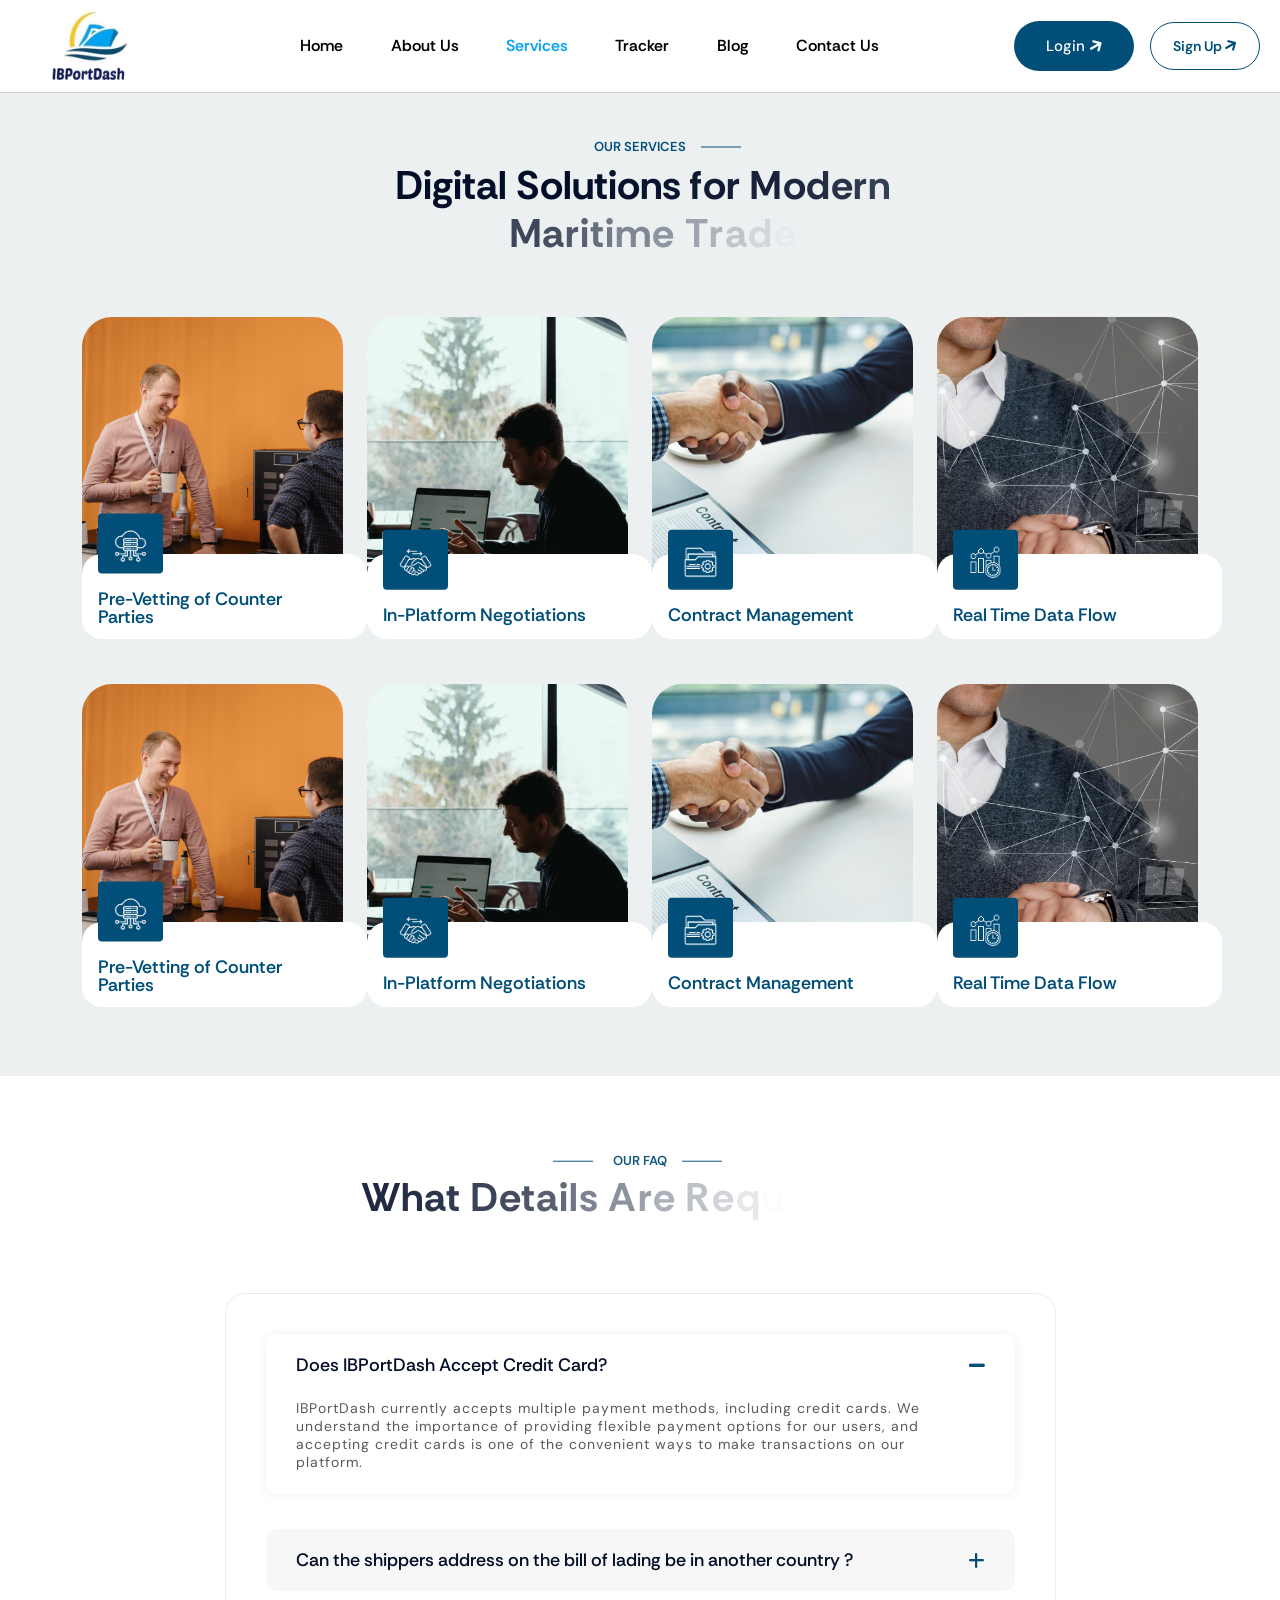
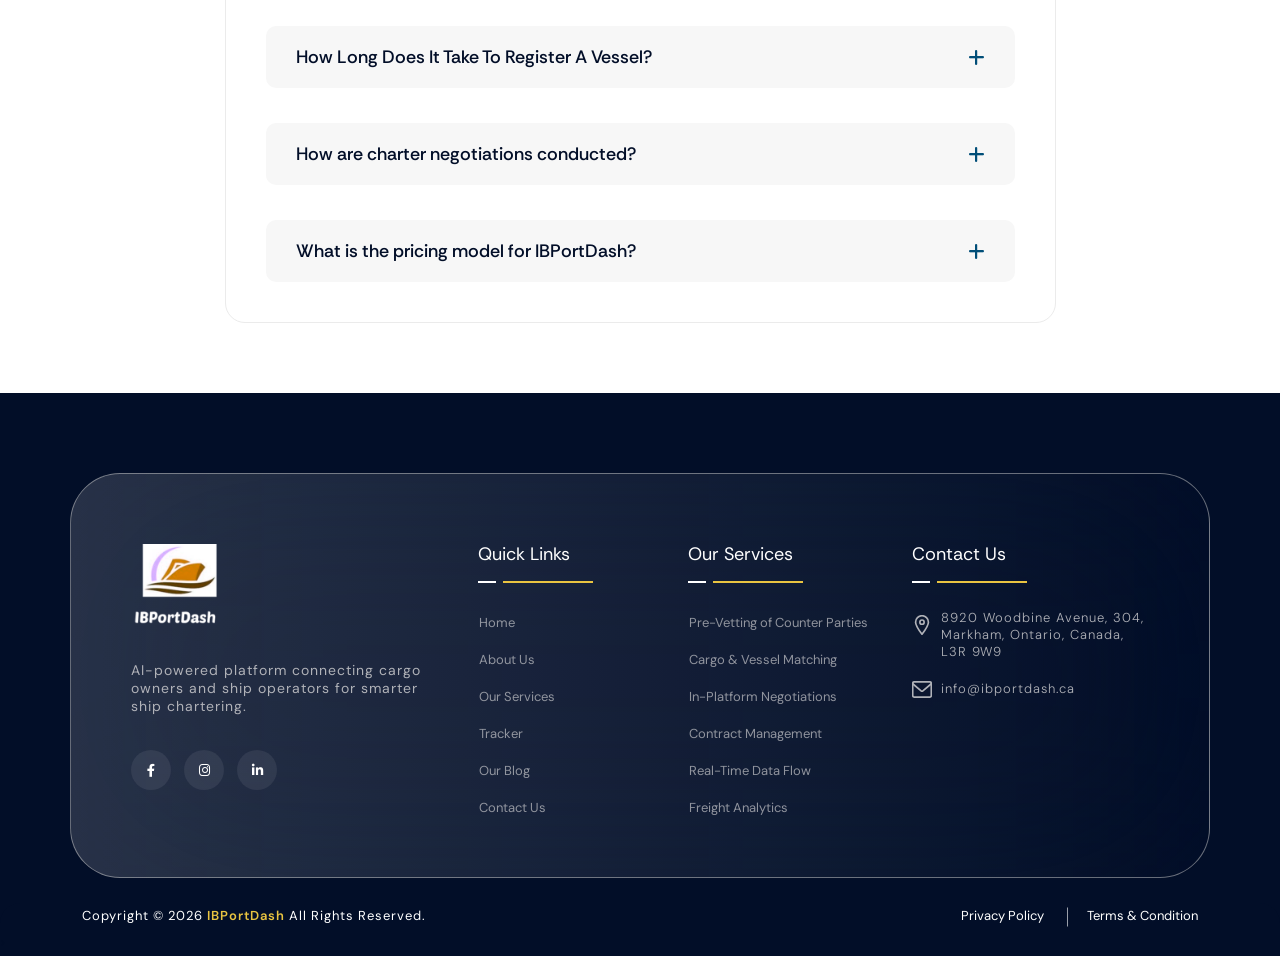
<file: UI/services.html>
<!DOCTYPE html>
<html lang="en">

<head>
    <meta charset="UTF-8">
    <meta http-equiv="x-ua-compatible" content="ie=edge">
    <meta name="viewport" content="width=device-width, initial-scale=1, shrink-to-fit=no">
    <meta name="description"
        content="IBPortDash is a modern Transport & Logistics HTML template for shipping, freight, trucking, courier and supply-chain businesses. Clean, responsive design for logistics companies, warehousing, delivery services and transport operators.">
    <meta name="keywords"
        content="transport, logistics, shipping, freight, courier, supply chain, trucking, delivery, warehouse, cargo, transport company, responsive template">
    <meta name="author" content="theme-village">

    <title>IBPortDash</title>
    <link rel="apple-touch-icon" href="assets/images/logo.svg">
    <link rel="shortcut icon" href="assets/images/logo.svg">

    <link rel="stylesheet" href="assets/css/global.css">
</head>

<body>

    <!-- search canvas -->
    <div class="search-popup offcanvas offcanvas-top" id="offcanvas-search" data-bs-scroll="true">
        <div class="container d-flex flex-row py-5 align-items-center position-relative">
            <button type="button" class="btn-close bg-primary rounded-5" data-bs-dismiss="offcanvas"
                aria-label="Close"></button>
            <div class="col-lg-9 mx-auto">
                <form class="search-form w-100 mb-5">
                    <input id="search-form" type="text" class="form-control shadow-1"
                        placeholder="Type keyword and hit enter">
                </form>

            </div>
        </div>
    </div>

    <!-- Header Start -->
    <header class="header header-2">
        <div class="sticky-height"></div>
        <div class="header-wrapper">
            <div class="header-top m-0">

                <!-- Navigation Menu Start -->
                <div class="header-nav-wrapper header-sticky">
                    <nav class="navbar navbar-expand-xl p-0">
                        <div class="container ct-container bg-white rounded-0">

                            <!-- logo -->
                            <a href="index.html" class="navbar-brand">
                                <img src="assets/images/logo.svg" alt="logo" class="img-fluid w-75">
                            </a>
                            <!-- menu btn -->
                            <button class="navbar-toggler offcanvas-nav-btn text-primary" type="button">
                                Menu <svg xmlns="http://www.w3.org/2000/svg" width="14" height="12" fill="none"
                                    viewBox="0 0 14 12">
                                    <path fill="#020e28"
                                        d="M0 .75Q.063.063.75 0h12.5q.687.063.75.75-.063.687-.75.75H.75Q.063 1.437 0 .75m0 5Q.063 5.063.75 5h12.5q.687.063.75.75-.063.687-.75.75H.75Q.063 6.437 0 5.75m13.25 5.75H.75q-.687-.063-.75-.75.063-.687.75-.75h12.5q.687.063.75.75-.063.687-.75.75" />
                                </svg>
                            </button>

                            <div class="nav-cta d-none d-md-flex  order-lg-3">
                                <div class="d-flex align-items-center justify-content-between gap-3">

                                    <a href="login.html" class="btn btn-primary btn-hover"> Login <i
                                            class="fa fa-arrow-right"></i>
                                        <span></span>
                                    </a>
                                    <a href="register.html" class="signup btn-hover rounded-5"> Sign
                                        Up <i class="fa fa-arrow-right"></i>
                                        <span></span>
                                    </a>

                                </div>
                            </div>
                            <div class="offcanvas offcanvas-start offcanvas-nav bg-info">
                                <div class="offcanvas-header">
                                    <a href="index.html" class="text-inverse"><img src="assets/images/logo.svg"
                                            alt="Logo"></a>
                                    <button type="button" class="btn-close bg-primary" data-bs-dismiss="offcanvas"
                                        aria-label="Close"></button>
                                </div>

                                <div class="offcanvas-body pt-0 align-items-center justify-content-between">
                                    <ul class="navbar-nav mx-auto align-items-lg-center">
                                        <li class="nav-item">
                                            <a class="nav-link" href="index.html">Home</a>
                                        </li>
                                        <li class="nav-item">
                                            <a class="nav-link" href="about-us.html">About Us</a>
                                        </li>
                                        <li class="nav-item">
                                            <a class="nav-link text-info active" href="services.html">Services</a>
                                        </li>
                                        <li class="nav-item">
                                            <a class="nav-link" href="tracker.html">Tracker</a>
                                        </li>
                                        <li class="nav-item">
                                            <a class="nav-link" href="blog.html">Blog</a>
                                        </li>
                                        <li class="nav-item">
                                            <a class="nav-link" href="contact.html">Contact Us</a>
                                        </li>
                                    </ul>


                                </div>
                            </div>
                        </div>
                    </nav>
                </div>
            </div>
        </div>
    </header>
    <!-- Header End -->

    <!-- Services Section Start -->
    <section class="services-sec3 sec-padding position-relative overflow-hidden bg-shade pb-4">
        <div class="container pt-3 mt-5">
            <div class="row align-items-center justify-content-center serv-header m-auto">
                <div class="col-lg-6">
                    <div class="sec-intro text-center">
                        <span class="sub-title2 fadeInUp single">Our Services</span>
                        <h2 class="sec-title">Digital Solutions for Modern Maritime Trade</h2>
                    </div>
                </div>
            </div>

            <div class="row justify-content-center justify-content-xl-between">

                <div class="col-12 col-md-6 col-xl-3 mb-5">
                    <div class="service-card2 position-relative s1 round bg-transparent m-auto mx-xl-0">
                        <div class="serv-empty z-3">
                            <img src="assets/images/pt1.jpg" alt="" class=" opacity-0">

                            <div class="serv-mask p-3 rounded-4 position-absolute"></div>

                            <div class="details-below bg-transparent p-3 rounded-4 position-absolute">
                                <div class="serv-icon bg-primary p-3 rounded-1 mb-3">
                                    <img src="assets/images/icons/pre-vet.png" alt="" class="img-fluid">
                                </div>

                                <h4 class="text-primary mb-3 fw-semibold">Pre-Vetting of Counter Parties
                                </h4>
                                <p class="text-muted z-0">Communicate and negotiate charter agreements
                                    directly
                                    within the platform for faster deal closures.</p>
                            </div>

                        </div>
                    </div>
                </div>

                <div class="col-12 col-md-6 col-xl-3 mb-5">
                    <div class="service-card2 position-relative s2 round bg-transparent m-auto mx-xl-0">
                        <div class="serv-empty z-3">
                            <img src="assets/images/pt1.jpg" alt="" class=" opacity-0">

                            <div class="serv-mask p-3 rounded-4 position-absolute"></div>

                            <div class="details-below bg-transparent p-3 rounded-4 position-absolute">
                                <div class="serv-icon bg-primary p-3 rounded-1 mb-3">
                                    <img src="assets/images/icons/negotiate.png" alt="" class="img-fluid">
                                </div>

                                <h4 class="text-primary mb-3 fw-semibold">In-Platform Negotiations</h4>
                                <p class="text-muted z-0">Communicate and negotiate charter agreements
                                    directly
                                    within the platform for faster deal closures.</p>
                            </div>
                        </div>

                    </div>
                </div>

                <div class="col-12 col-md-6 col-xl-3 mb-5">
                    <div class="service-card2 position-relative s3 round bg-transparent m-auto mx-xl-0">
                        <div class="serv-empty z-3">
                            <img src="assets/images/pt1.jpg" alt="" class=" opacity-0">

                            <div class="serv-mask p-3 rounded-4 position-absolute"></div>

                            <div class="details-below bg-transparent p-3 rounded-4 position-absolute">
                                <div class="serv-icon bg-primary p-3 rounded-1 mb-3">
                                    <img src="assets/images/icons/manage.png" alt="" class="img-fluid">
                                </div>

                                <h4 class="text-primary mb-3 fw-semibold">Contract Management</h4>
                                <p class="text-muted z-0">Communicate and negotiate charter agreements
                                    directly
                                    within the platform for faster deal closures.</p>
                            </div>
                        </div>

                    </div>
                </div>

                <div class="col-12 col-md-6 col-xl-3 mb-5">
                    <div class="service-card2 position-relative s4 round bg-transparent m-auto mx-xl-0">
                        <div class="serv-empty z-3">
                            <img src="assets/images/pt1.jpg" alt="" class=" opacity-0">

                            <div class="serv-mask p-3 rounded-4 position-absolute"></div>

                            <div class="details-below bg-transparent p-3 rounded-4 position-absolute">
                                <div class="serv-icon bg-primary p-3 rounded-1 mb-3">
                                    <img src="assets/images/icons/data.png" alt="" class="img-fluid">
                                </div>

                                <h4 class="text-primary mb-3 fw-semibold">Real Time Data Flow
                                </h4>
                                <p class="text-muted z-0">Communicate and negotiate charter
                                    agreements directly
                                    within the platform for faster deal closures.</p>
                            </div>

                        </div>
                    </div>
                </div>
            </div>

            <div class="row justify-content-center justify-content-xl-between">

                <div class="col-12 col-md-6 col-xl-3 mb-5">
                    <div class="service-card2 position-relative s1 round bg-transparent m-auto mx-xl-0">
                        <div class="serv-empty z-3">
                            <img src="assets/images/pt1.jpg" alt="" class=" opacity-0">

                            <div class="serv-mask p-3 rounded-4 position-absolute"></div>

                            <div class="details-below bg-transparent p-3 rounded-4 position-absolute">
                                <div class="serv-icon bg-primary p-3 rounded-1 mb-3">
                                    <img src="assets/images/icons/pre-vet.png" alt="" class="img-fluid">
                                </div>

                                <h4 class="text-primary mb-3 fw-semibold">Pre-Vetting of Counter Parties
                                </h4>
                                <p class="text-muted z-0">Communicate and negotiate charter agreements
                                    directly
                                    within the platform for faster deal closures.</p>
                            </div>

                        </div>
                    </div>
                </div>

                <div class="col-12 col-md-6 col-xl-3 mb-5">
                    <div class="service-card2 position-relative s2 round bg-transparent m-auto mx-xl-0">
                        <div class="serv-empty z-3">
                            <img src="assets/images/pt1.jpg" alt="" class=" opacity-0">

                            <div class="serv-mask p-3 rounded-4 position-absolute"></div>

                            <div class="details-below bg-transparent p-3 rounded-4 position-absolute">
                                <div class="serv-icon bg-primary p-3 rounded-1 mb-3">
                                    <img src="assets/images/icons/negotiate.png" alt="" class="img-fluid">
                                </div>

                                <h4 class="text-primary mb-3 fw-semibold">In-Platform Negotiations</h4>
                                <p class="text-muted z-0">Communicate and negotiate charter agreements
                                    directly
                                    within the platform for faster deal closures.</p>
                            </div>
                        </div>

                    </div>
                </div>

                <div class="col-12 col-md-6 col-xl-3 mb-5">
                    <div class="service-card2 position-relative s3 round bg-transparent m-auto mx-xl-0">
                        <div class="serv-empty z-3">
                            <img src="assets/images/pt1.jpg" alt="" class=" opacity-0">

                            <div class="serv-mask p-3 rounded-4 position-absolute"></div>

                            <div class="details-below bg-transparent p-3 rounded-4 position-absolute">
                                <div class="serv-icon bg-primary p-3 rounded-1 mb-3">
                                    <img src="assets/images/icons/manage.png" alt="" class="img-fluid">
                                </div>

                                <h4 class="text-primary mb-3 fw-semibold">Contract Management</h4>
                                <p class="text-muted z-0">Communicate and negotiate charter agreements
                                    directly
                                    within the platform for faster deal closures.</p>
                            </div>
                        </div>

                    </div>
                </div>

                <div class="col-12 col-md-6 col-xl-3 mb-5">
                    <div class="service-card2 position-relative s4 round bg-transparent m-auto mx-xl-0">
                        <div class="serv-empty z-3">
                            <img src="assets/images/pt1.jpg" alt="" class=" opacity-0">

                            <div class="serv-mask p-3 rounded-4 position-absolute"></div>

                            <div class="details-below bg-transparent p-3 rounded-4 position-absolute">
                                <div class="serv-icon bg-primary p-3 rounded-1 mb-3">
                                    <img src="assets/images/icons/data.png" alt="" class="img-fluid">
                                </div>

                                <h4 class="text-primary mb-3 fw-semibold">Real Time Data Flow
                                </h4>
                                <p class="text-muted z-0">Communicate and negotiate charter
                                    agreements directly
                                    within the platform for faster deal closures.</p>
                            </div>

                        </div>
                    </div>
                </div>
            </div>
        </div>
    </section>
    <!-- Services Section End -->

    <!-- FAQ Section Start -->
    <section class="faq-sec overflow-hidden sec-padding position-relative">
        <!-- <img src="assets/images/red-container.png" alt="container" class="anim-img right-top moveXS"> -->
        <div class="container">
            <div class="sec-intro mx-auto text-center mb-4">
                <span class="sub-title2 fadeInUp">Our faq</span>
                <h2 class="sec-title">What Details Are Required for a Quote?</h2>
            </div>
            <div class="row gy-4">
                <div class="col-12 col-lg-9 mx-auto">
                    <div class="faq-accordion rounded-4" id="tv-accordion">
                        <div class="accordion-item active">
                            <h4 class="accordion-header" id="headingOne">
                                <button class="accordion-button" type="button" data-bs-toggle="collapse"
                                    data-bs-target="#collapseOne" aria-expanded="true" aria-controls="collapseOne">
                                    Does IBPortDash Accept Credit Card?
                                </button>
                            </h4>
                            <div id="collapseOne" class="accordion-collapse collapse show" aria-labelledby="headingOne"
                                role="tabpanel" data-bs-parent="#tv-accordion">
                                <div class="accordion-body">
                                    <p>
                                        IBPortDash currently accepts multiple payment methods, including credit cards.
                                        We understand the importance of providing
                                        flexible payment options for our users, and accepting credit cards is one of the
                                        convenient ways to make transactions on
                                        our platform.
                                    </p>
                                </div>
                            </div>
                        </div>
                        <div class="accordion-item">
                            <h4 class="accordion-header" id="headingTwo">
                                <button class="accordion-button collapsed" type="button" data-bs-toggle="collapse"
                                    data-bs-target="#collapseTwo" aria-expanded="false" aria-controls="collapseTwo">
                                    Can the shippers address on the bill of lading be in another country ?
                                </button>
                            </h4>
                            <div id="collapseTwo" class="accordion-collapse collapse" role="tabpanel"
                                aria-labelledby="headingTwo" data-bs-parent="#tv-accordion">
                                <div class="accordion-body">
                                    <p>Yes, the shipper address on the bill of lading can be in another country.</p>
                                </div>
                            </div>
                        </div>
                        <div class="accordion-item">
                            <h4 class="accordion-header" id="headingThree">
                                <button class="accordion-button collapsed" type="button" data-bs-toggle="collapse"
                                    data-bs-target="#collapseThree" aria-expanded="false" aria-controls="collapseThree">
                                    How Long Does It Take To Register A Vessel?
                                </button>
                            </h4>
                            <div id="collapseThree" class="accordion-collapse collapse" role="tabpanel"
                                aria-labelledby="headingThree" data-bs-parent="#tv-accordion">
                                <div class="accordion-body">
                                    <p>Registering a vessel on IBPortDash is a straightforward process designed to
                                        minimize hassle and ensure efficiency for
                                        our users. The time it takes to complete the registration process may vary
                                        depending on several factors, but we strive
                                        to make it as quick and seamless as possible. The entire process, from account
                                        creation to vessel registration approval,
                                        can generally be completed within 1-2 days.</p>
                                </div>
                            </div>
                        </div> <!-- Item End -->
                        <div class="accordion-item">
                            <h4 class="accordion-header" id="headingFour">
                                <button class="accordion-button collapsed" type="button" data-bs-toggle="collapse"
                                    data-bs-target="#collapseFour" aria-expanded="false" aria-controls="collapseFour">
                                    How are charter negotiations conducted?
                                </button>
                            </h4>
                            <div id="collapseFour" class="accordion-collapse collapse" aria-labelledby="headingFour"
                                role="tabpanel" data-bs-parent="#tv-accordion">
                                <div class="accordion-body">
                                    <p>Meeting project deadlines is a top priority. We understand the
                                        importance of
                                        timely
                                        delivery and have established a comprehensive approach to ensure
                                        that all
                                        projects
                                        are
                                        completed</p>
                                </div>
                            </div>
                        </div> <!-- Item End -->
                        <div class="accordion-item">
                            <h4 class="accordion-header" id="headingFive">
                                <button class="accordion-button collapsed" type="button" data-bs-toggle="collapse"
                                    data-bs-target="#collapseFive" aria-expanded="false" aria-controls="collapseFive">
                                    What is the pricing model for IBPortDash?
                                </button>
                            </h4>
                            <div id="collapseFive" class="accordion-collapse collapse" aria-labelledby="headingFive"
                                role="tabpanel" data-bs-parent="#tv-accordion">
                                <div class="accordion-body">
                                    <p>Teachers play a central role in education. They impart knowledge,
                                        facilitate
                                        learning, and
                                        help students develop
                                        critical thinking skills. Teachers also contribute to the social
                                        and emotional
                                        development
                                        of
                                        students.</p>
                                </div>
                            </div>
                        </div> <!-- Item End -->
                    </div>
                </div>
            </div>
        </div>
    </section>
    <!-- FAQ Section End -->

    <!-- Footer Start -->
    <footer class="footer footer-2 jarallax" data-jarallax data-speed=".7">
        <div class="parallax-overly"></div>
        <div class="container quick-links px-5">

            <div class="row footer-widgets">
                <div class="col-lg-4 col-sm-6 mb-5 mb-lg-0">
                    <div class="footer-widget about-footer">
                        <div class="f-logo">
                            <a href="index.html"><img src="assets/images/logo-w.svg" alt="Logo"></a>
                        </div>
                        <p>AI-powered platform connecting cargo owners and ship operators for smarter
                            ship chartering.
                        </p>
                        <div class="social-share">
                            <a href="https://www.facebook.com/ibportdash/"><i class="fab fa-facebook-f"></i></a>
                            <a href="https://www.instagram.com/ibportdash/"><i class="fab fa-instagram"></i></a>
                            <a href="https://www.linkedin.com/company/ibportdash/"><i
                                    class="fab fa-linkedin-in"></i></a>
                        </div>

                    </div>
                </div>
                <div class="col-lg-2 col-sm-4 offset-sm-1 offset-lg-0">
                    <div class="footer-widget">
                        <h3 class="widget-title">Quick Links</h3>
                        <ul>
                            <li><a href="index.html">Home</a></li>
                            <li><a href="about-us.html">About Us</a></li>
                            <li><a href="services.html">Our Services</a></li>
                            <li><a href="tracker.html">Tracker</a></li>
                            <li><a href="blog.html">Our Blog</a></li>
                            <li><a href="contact.html">Contact Us</a></li>
                        </ul>
                    </div>
                </div>

                <div class="col-lg-3 ps-lg-5 col-sm-6">
                    <div class="footer-widget">
                        <h3 class="widget-title">Our Services</h3>
                        <ul>
                            <li><a href="services.html">Pre-Vetting of Counter Parties</a></li>
                            <li><a href="services.html">Cargo & Vessel Matching</a></li>
                            <li><a href="services.html">In-Platform Negotiations</a></li>
                            <li><a href="services.html">Contract Management</a></li>
                            <li><a href="services.html">Real-Time Data Flow</a></li>
                            <li><a href="services.html">Freight Analytics</a></li>
                        </ul>
                    </div>
                </div>

                <div class="col-lg-3 col-sm-4 offset-sm-1 offset-lg-0">
                    <div class="footer-widget contact-widget">
                        <h3 class="widget-title">Contact Us</h3>
                        <ul class="contact-info check">
                            <li class="f-address ps-1 mb-3">
                                <p>8920 Woodbine Avenue, 304, Markham, Ontario, Canada, L3R 9W9</p>
                            </li>
                            <li class="f-email ps-1">
                                <p> info@ibportdash.ca </p>
                            </li>
                        </ul>
                    </div>
                </div>
            </div>
        </div>
        <div class="footer-bottom">
            <div class="container">
                <div class="d-flex flex-wrap justify-content-between align-items-center">
                    <p class="text-info copy-right mb-0 order-2 order-md-1">
                        Copyright &copy; 2026
                        <a href="about-us.html" class="text-secondary">IBPortDash</a> All Rights Reserved.
                    </p>
                    <nav class="footer-nav order-1 order-md-2">
                        <ul>
                            <li><a href="privacy.html" class="py-0">Privacy Policy </a></li>
                            <li><a href="tnc.html" class="py-0">Terms & Condition</a></li>
                        </ul>
                    </nav>
                </div>
            </div>>
        </div>
    </footer>
    <!-- Footer End -->

    <!-- Scroll Top -->
    <div class="scroll-top">
        <svg class="progress-circle svg-content" height="100%" viewBox="-1 -1 102 102" width="100%">
            <path d="M50,1 a49,49 0 0,1 0,98 a49,49 0 0,1 0,-98" fill="none" stroke="black" stroke-width="2">
            </path>
        </svg>
    </div>


    <!--Javascript
        ========================================================-->
    <script src="assets/js/jquery-3.7.1.min.js"></script>
    <script src="assets/js/bootstrap.bundle.min.js"></script>
    <script src="assets/js/swiper-bundle.min.js"></script>
    <script src="assets/js/lenis.min.js"></script>
    <script src="assets/js/jarallax.min.js"></script>
    <script src="assets/js/gsap.min.js"></script>
    <script src="assets/js/ScrollTrigger.min.js"></script>
    <script src="assets/js/SplitText.js"></script>
    <script src="assets/js/fancybox.umd.js"></script>
    <script src="assets/js/isotope.pkgd.min.js"></script>
    <script src="assets/js/purecounter.js"></script>
    <script src="assets/js/jquery.marquee.min.js"></script>
    <script src="assets/js/jquery.nice-select.min.js"></script>
    <script src="assets/js/jquery.timepicker.min.js"></script>
    <script src="assets/js/bootstrap-datepicker.js"></script>
    <script src="assets/js/custom.js"></script>
    <script src="assets/js/swiper-custom.js"></script>
</body>

</html>
</file>
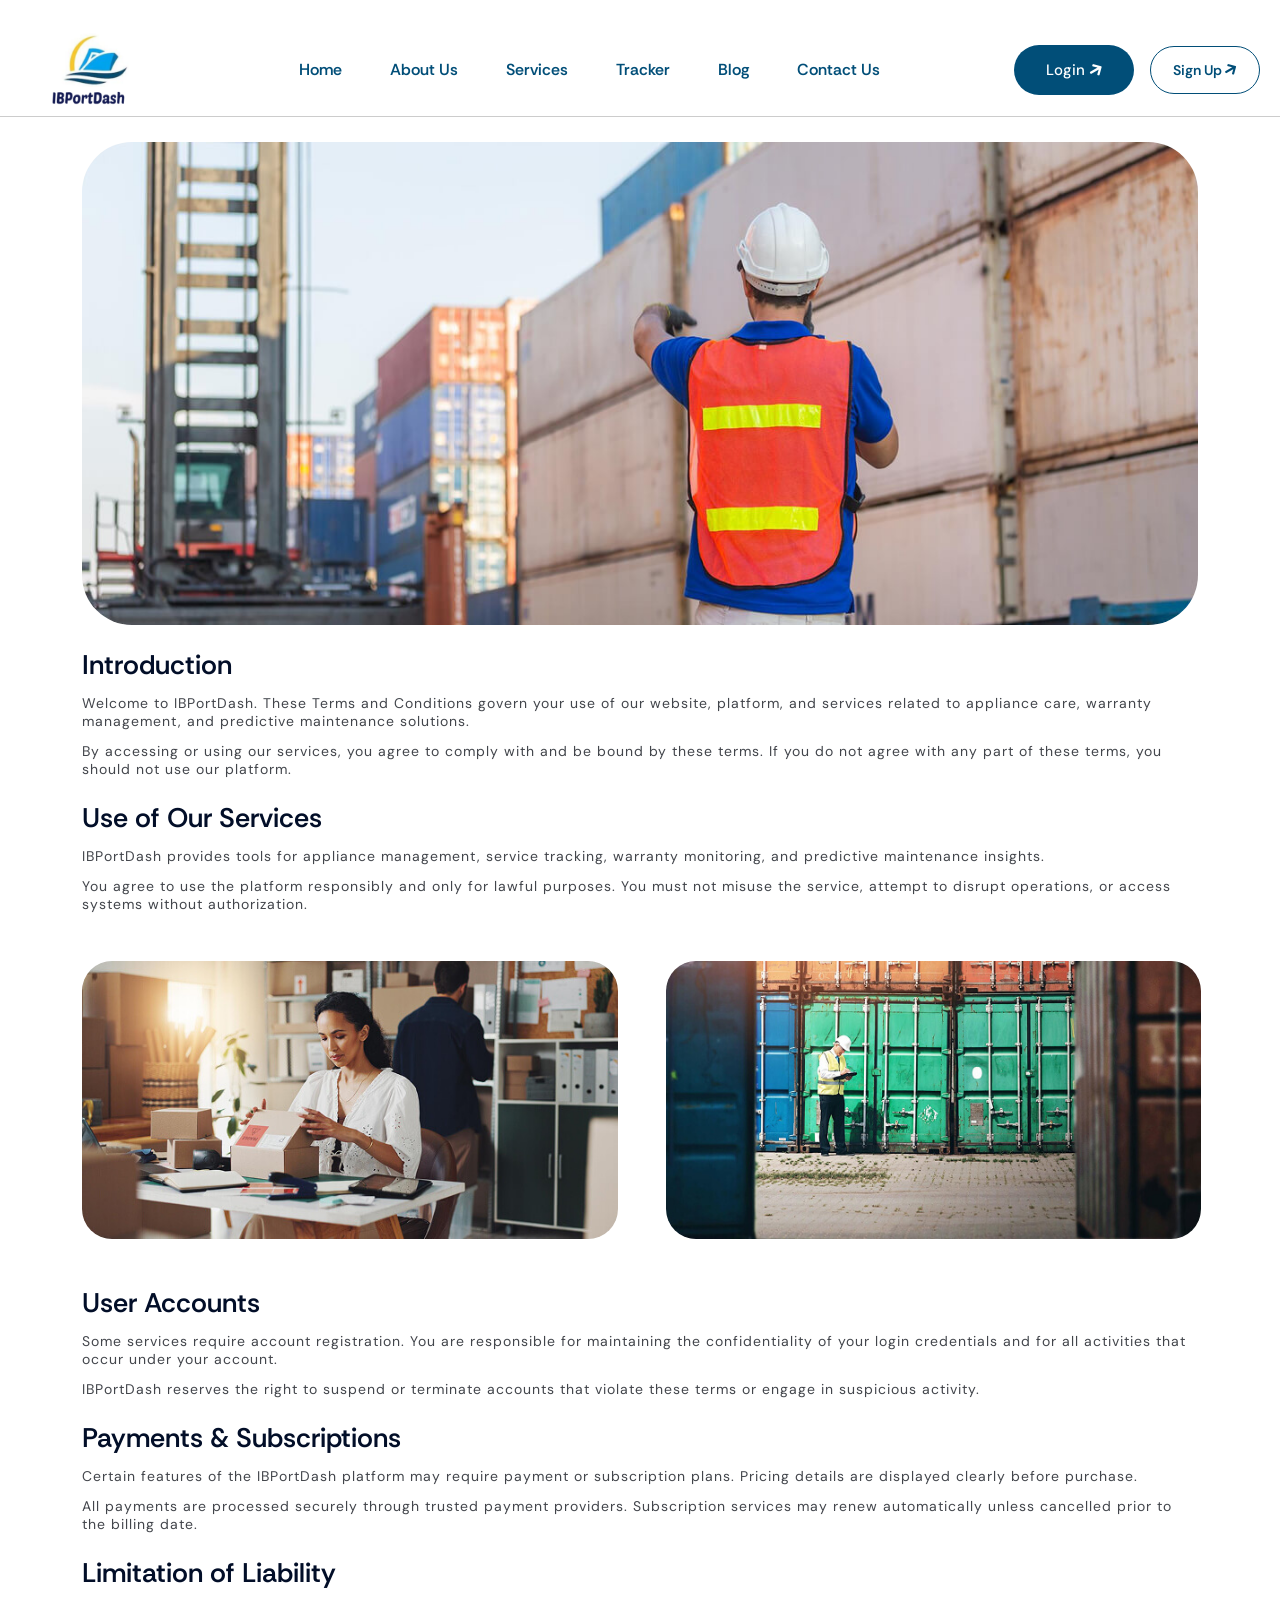
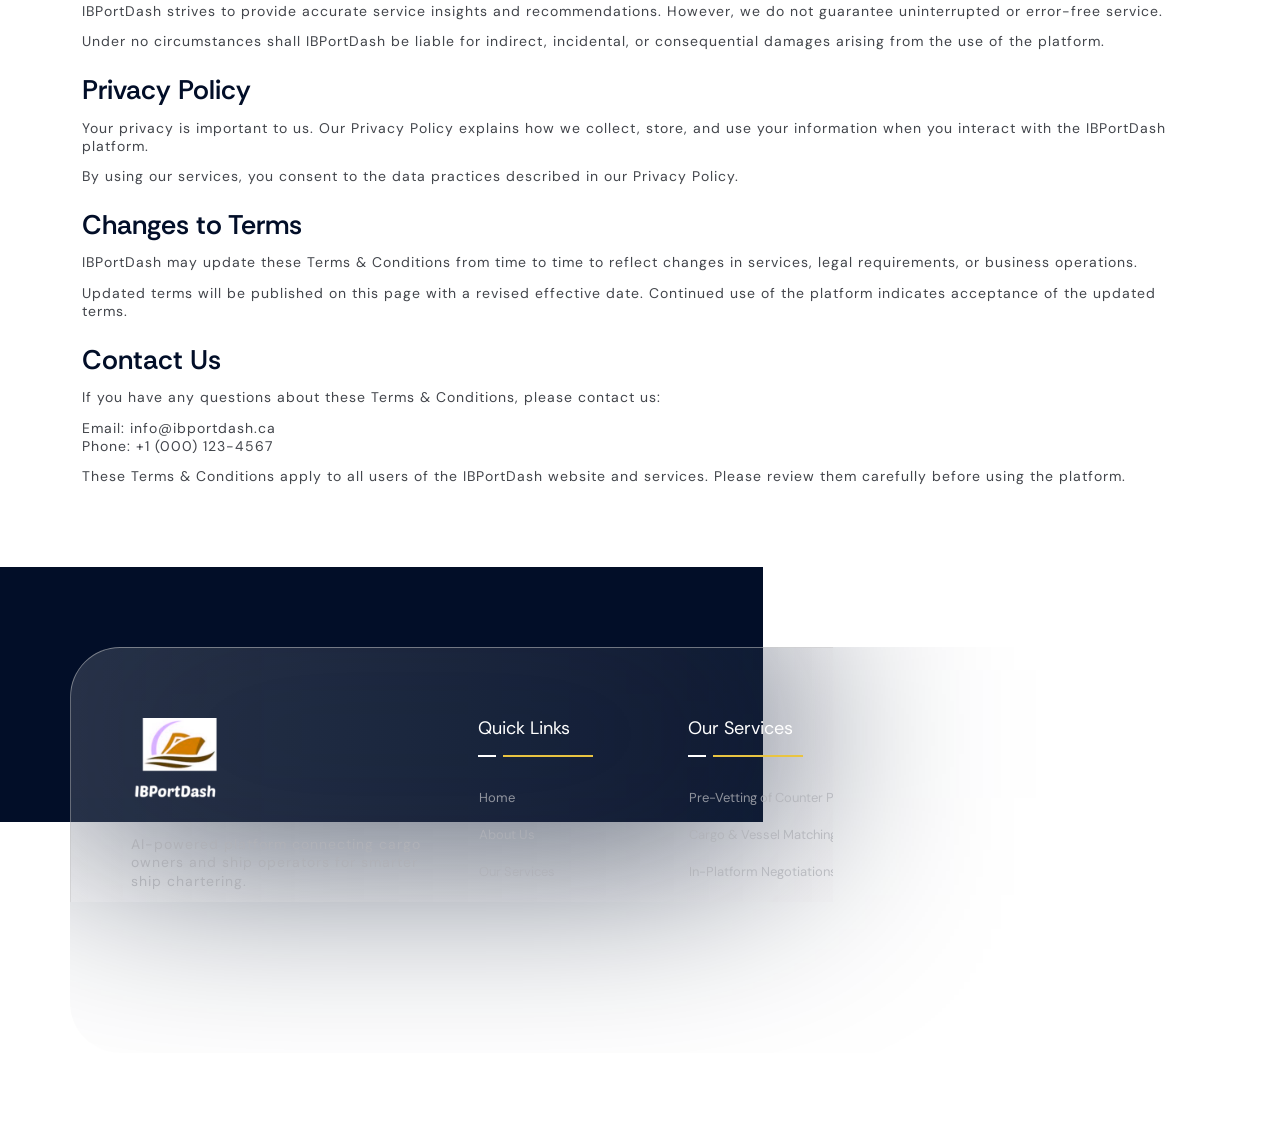
<file: UI/tnc.html>
<!DOCTYPE html>
<html lang="en">

<head>
    <meta charset="UTF-8">
    <meta http-equiv="x-ua-compatible" content="ie=edge">
    <meta name="viewport" content="width=device-width, initial-scale=1, shrink-to-fit=no">
    <meta name="description"
        content="IBPortDash is a modern Transport & Logistics HTML template for shipping, freight, trucking, courier and supply-chain businesses. Clean, responsive design for logistics companies, warehousing, delivery services and transport operators.">
    <meta name="keywords"
        content="transport, logistics, shipping, freight, courier, supply chain, trucking, delivery, warehouse, cargo, transport company, responsive template">
    <meta name="author" content="theme-village">

    <title>Terms&amp;Conditions | IBPortDash</title>

    <link rel="apple-touch-icon" href="assets/images/logo.svg">
    <link rel="shortcut icon" href="assets/images/logo.svg">

    <link rel="stylesheet" href="assets/css/global.css">
</head>

<body>

    <!-- Header Start -->
    <header class="header header-2">
        <div class="sticky-height"></div>
        <div class="header-wrapper">
            <div class="header-top m-0">

                <!-- Navigation Menu Start -->
                <div class="header-nav-wrapper header-sticky">
                    <nav class="navbar navbar-expand-xl p-0">
                        <div class="container ct-container bg-white rounded-0">

                            <!-- logo -->
                            <a href="index.html" class="navbar-brand">
                                <img src="assets/images/logo.svg" alt="logo" class="img-fluid w-75">
                            </a>
                            <!-- menu btn -->
                            <button class="navbar-toggler offcanvas-nav-btn text-primary" type="button">
                                Menu <svg xmlns="http://www.w3.org/2000/svg" width="14" height="12" fill="none"
                                    viewBox="0 0 14 12">
                                    <path fill="#020e28"
                                        d="M0 .75Q.063.063.75 0h12.5q.687.063.75.75-.063.687-.75.75H.75Q.063 1.437 0 .75m0 5Q.063 5.063.75 5h12.5q.687.063.75.75-.063.687-.75.75H.75Q.063 6.437 0 5.75m13.25 5.75H.75q-.687-.063-.75-.75.063-.687.75-.75h12.5q.687.063.75.75-.063.687-.75.75" />
                                </svg>
                            </button>

                            <div class="nav-cta d-none d-md-flex  order-lg-3">
                                <div class="d-flex align-items-center justify-content-between gap-3">

                                    <a href="login.html" class="btn btn-primary btn-hover"> Login <i
                                            class="fa fa-arrow-right"></i>
                                        <span></span>
                                    </a>
                                    <a href="register.html" class="signup btn-hover rounded-5"> Sign
                                        Up <i class="fa fa-arrow-right"></i>
                                        <span></span>
                                    </a>

                                </div>
                            </div>
                            <div class="offcanvas offcanvas-start offcanvas-nav bg-info">
                                <div class="offcanvas-header">
                                    <a href="index.html" class="text-inverse"><img src="assets/images/logo.svg"
                                            alt="Logo"></a>
                                    <button type="button" class="btn-close bg-primary" data-bs-dismiss="offcanvas"
                                        aria-label="Close"></button>
                                </div>

                                <div class="offcanvas-body pt-0 align-items-center justify-content-between">
                                    <ul class="navbar-nav mx-auto align-items-lg-center">
                                        <li class="nav-item">
                                            <a class="nav-link text-primary" href="index.html">Home</a>
                                        </li>
                                        <li class="nav-item">
                                            <a class="nav-link text-primary" href="about-us.html">About Us</a>
                                        </li>
                                        <li class="nav-item">
                                            <a class="nav-link text-primary" href="services.html">Services</a>
                                        </li>
                                        <li class="nav-item">
                                            <a class="nav-link text-primary" href="tracker.html">Tracker</a>
                                        </li>
                                        <li class="nav-item">
                                            <a class="nav-link text-primary" href="blog.html">Blog</a>
                                        </li>
                                        <li class="nav-item">
                                            <a class="nav-link text-primary" href="contact.html">Contact Us</a>
                                        </li>
                                    </ul>


                                </div>
                            </div>
                        </div>
                    </nav>
                </div>
            </div>
        </div>
    </header>
    <!-- Header End -->

    <!-- CONTENT -->
    <section class="privacy-sec pt-5 mt-4">
        <div class="single-post-page sec-padding">
            <div class="container">
                <div class="row">
                    <div class="col-lg-12">
                        <article class="post-single">
                            <figure class="post-thumb">
                                <img src="assets/images/single-post.jpg" alt="blog" class="img-fluid">
                            </figure>

                            <h4 class="display-4 mt-4 mb-0 fw-semibold">Introduction</h4>

                            <p>
                                Welcome to IBPortDash. These Terms and Conditions govern your use of our website,
                                platform, and services related to
                                appliance care, warranty management, and predictive maintenance solutions.
                            </p>
                            <p>
                                By accessing or using our services, you agree to comply with and be bound by these
                                terms. If you do not agree with any
                                part of these terms, you should not use our platform.
                            </p>


                            <h4 class="display-4 mt-4 mb-0 fw-semibold">Use of Our Services</h4>
                            <p>
                                IBPortDash provides tools for appliance management, service tracking, warranty
                                monitoring, and predictive maintenance
                                insights.
                            </p>
                            <p>
                                You agree to use the platform responsibly and only for lawful purposes. You must not
                                misuse the service, attempt to
                                disrupt operations, or access systems without authorization.
                            </p>

                            <div class="my-5 p-gallery d-sm-flex gap-5">
                                <img src="assets/images/gal1.jpg" alt="" class="img-fluid round">
                                <img src="assets/images/gal2.jpg" alt="" class="img-fluid round">
                            </div>

                            <h4 class="display-4 mt-4 mb-0 fw-semibold">User Accounts</h4>
                            <p>
                                Some services require account registration. You are responsible for maintaining the
                                confidentiality of your login
                                credentials and for all activities that occur under your account.
                            </p>
                            <p>
                                IBPortDash reserves the right to suspend or terminate accounts that violate these terms
                                or engage in suspicious
                                activity.

                            </p>

                            <h4 class="display-4 mt-4 mb-0 fw-semibold">Payments &amp; Subscriptions</h4>
                            <p>
                                Certain features of the IBPortDash platform may require payment or subscription plans.
                                Pricing details are displayed
                                clearly before purchase.
                            </p>
                            <p>
                                All payments are processed securely through trusted payment providers. Subscription
                                services may renew automatically
                                unless cancelled prior to the billing date.
                            </p>

                            <h4 class="display-4 mt-4 mb-0 fw-semibold">Limitation of Liability</h4>
                            <p>
                                IBPortDash strives to provide accurate service insights and recommendations. However, we
                                do not guarantee uninterrupted
                                or error-free service.
                            </p>
                            <p>
                                Under no circumstances shall IBPortDash be liable for indirect, incidental, or
                                consequential damages arising from the
                                use of the platform.
                            </p>

                            <h4 class="display-4 mt-4 mb-0 fw-semibold">Privacy Policy</h4>
                            <p>
                                Your privacy is important to us. Our Privacy Policy explains how we collect, store, and
                                use your information when you
                                interact with the IBPortDash platform.
                            </p>
                            <p>
                                By using our services, you consent to the data practices described in our Privacy
                                Policy.
                            </p>

                            <h4 class="display-4 mt-4 mb-0 fw-semibold">Changes to Terms</h4>
                            <p>
                                IBPortDash may update these Terms & Conditions from time to time to reflect changes in
                                services, legal requirements, or
                                business operations.
                            </p>
                            <p>
                                Updated terms will be published on this page with a revised effective date. Continued
                                use of the platform indicates
                                acceptance of the updated terms.
                            </p>

                            <h4 class="display-4 mt-4 mb-0 fw-semibold">Contact Us</h4>

                            <p>
                                If you have any questions about these Terms & Conditions, please contact us:
                            </p>

                            <p>
                                Email: info@ibportdash.ca<br>
                                Phone: +1 (000) 123-4567
                            </p>

                            <p>
                                These Terms & Conditions apply to all users of the IBPortDash website and services.
                                Please review them carefully before
                                using the platform.
                            </p>

                        </article>
                    </div>

                </div>
            </div>
        </div>
    </section>
    <!-- terms & conditions section END -->

    <!-- Footer Start -->
    <footer class="footer footer-2 jarallax" data-jarallax data-speed=".7">
        <div class="parallax-overly"></div>
        <div class="container quick-links px-5">

            <div class="row footer-widgets">
                <div class="col-lg-4 col-sm-6 mb-5 mb-lg-0">
                    <div class="footer-widget about-footer">
                        <div class="f-logo">
                            <a href="index.html"><img src="assets/images/logo-w.svg" alt="Logo"></a>
                        </div>
                        <p>AI-powered platform connecting cargo owners and ship operators for smarter
                            ship chartering.
                        </p>
                        <div class="social-share">
                            <a href="https://www.facebook.com/ibportdash/"><i class="fab fa-facebook-f"></i></a>
                            <a href="https://www.instagram.com/ibportdash/"><i class="fab fa-instagram"></i></a>
                            <a href="https://www.linkedin.com/company/ibportdash/"><i
                                    class="fab fa-linkedin-in"></i></a>
                        </div>

                    </div>
                </div>
                <div class="col-lg-2 col-sm-4 offset-sm-1 offset-lg-0">
                    <div class="footer-widget">
                        <h3 class="widget-title">Quick Links</h3>
                        <ul>
                            <li><a href="index.html">Home</a></li>
                            <li><a href="about-us.html">About Us</a></li>
                            <li><a href="services.html">Our Services</a></li>
                            <li><a href="tracker.html">Tracker</a></li>
                            <li><a href="blog.html">Our Blog</a></li>
                            <li><a href="contact.html">Contact Us</a></li>
                        </ul>
                    </div>
                </div>

                <div class="col-lg-3 ps-lg-5 col-sm-6">
                    <div class="footer-widget">
                        <h3 class="widget-title">Our Services</h3>
                        <ul>
                            <li><a href="services.html">Pre-Vetting of Counter Parties</a></li>
                            <li><a href="services.html">Cargo & Vessel Matching</a></li>
                            <li><a href="services.html">In-Platform Negotiations</a></li>
                            <li><a href="services.html">Contract Management</a></li>
                            <li><a href="services.html">Real-Time Data Flow</a></li>
                            <li><a href="services.html">Freight Analytics</a></li>
                        </ul>
                    </div>
                </div>

                <div class="col-lg-3 col-sm-4 offset-sm-1 offset-lg-0">
                    <div class="footer-widget contact-widget">
                        <h3 class="widget-title">Contact Us</h3>
                        <ul class="contact-info check">
                            <li class="f-address ps-1 mb-3">
                                <p>8920 Woodbine Avenue, 304, Markham, Ontario, Canada, L3R 9W9</p>
                            </li>
                            <li class="f-email ps-1">
                                <p> info@ibportdash.ca </p>
                            </li>
                        </ul>
                    </div>
                </div>
            </div>
        </div>
        <div class="footer-bottom">
            <div class="container">
                <div class="d-flex flex-wrap justify-content-between align-items-center">
                    <p class="text-info copy-right mb-0 order-2 order-md-1">
                        Copyright &copy; 2026
                        <a href="about-us.html" class="text-secondary">IBPortDash</a> All Rights Reserved.
                    </p>
                    <nav class="footer-nav order-1 order-md-2">
                        <ul>
                            <li><a href="privacy.html" class="py-0">Privacy Policy </a></li>
                            <li><a href="tnc.html" class="py-0">Terms & Condition</a></li>
                        </ul>
                    </nav>
                </div>
            </div>>
        </div>
    </footer>
    <!-- Footer End -->

    <!-- Scroll Top -->
    <div class="scroll-top">
        <svg class="progress-circle svg-content" height="100%" viewBox="-1 -1 102 102" width="100%">
            <path d="M50,1 a49,49 0 0,1 0,98 a49,49 0 0,1 0,-98" fill="none" stroke="black" stroke-width="2">
            </path>
        </svg>
    </div>


    <!--Javascript
        ========================================================-->
    <script src="assets/js/jquery-3.7.1.min.js"></script>
    <script src="assets/js/bootstrap.bundle.min.js"></script>
    <script src="assets/js/swiper-bundle.min.js"></script>
    <script src="assets/js/lenis.min.js"></script>
    <script src="assets/js/jarallax.min.js"></script>
    <script src="assets/js/gsap.min.js"></script>
    <script src="assets/js/ScrollTrigger.min.js"></script>
    <script src="assets/js/SplitText.js"></script>
    <script src="assets/js/fancybox.umd.js"></script>
    <script src="assets/js/isotope.pkgd.min.js"></script>
    <script src="assets/js/purecounter.js"></script>
    <script src="assets/js/jquery.marquee.min.js"></script>
    <script src="assets/js/jquery.nice-select.min.js"></script>
    <script src="assets/js/jquery.timepicker.min.js"></script>
    <script src="assets/js/bootstrap-datepicker.js"></script>
    <script src="assets/js/custom.js"></script>
    <script src="assets/js/swiper-custom.js"></script>
</body>

</html>
</file>
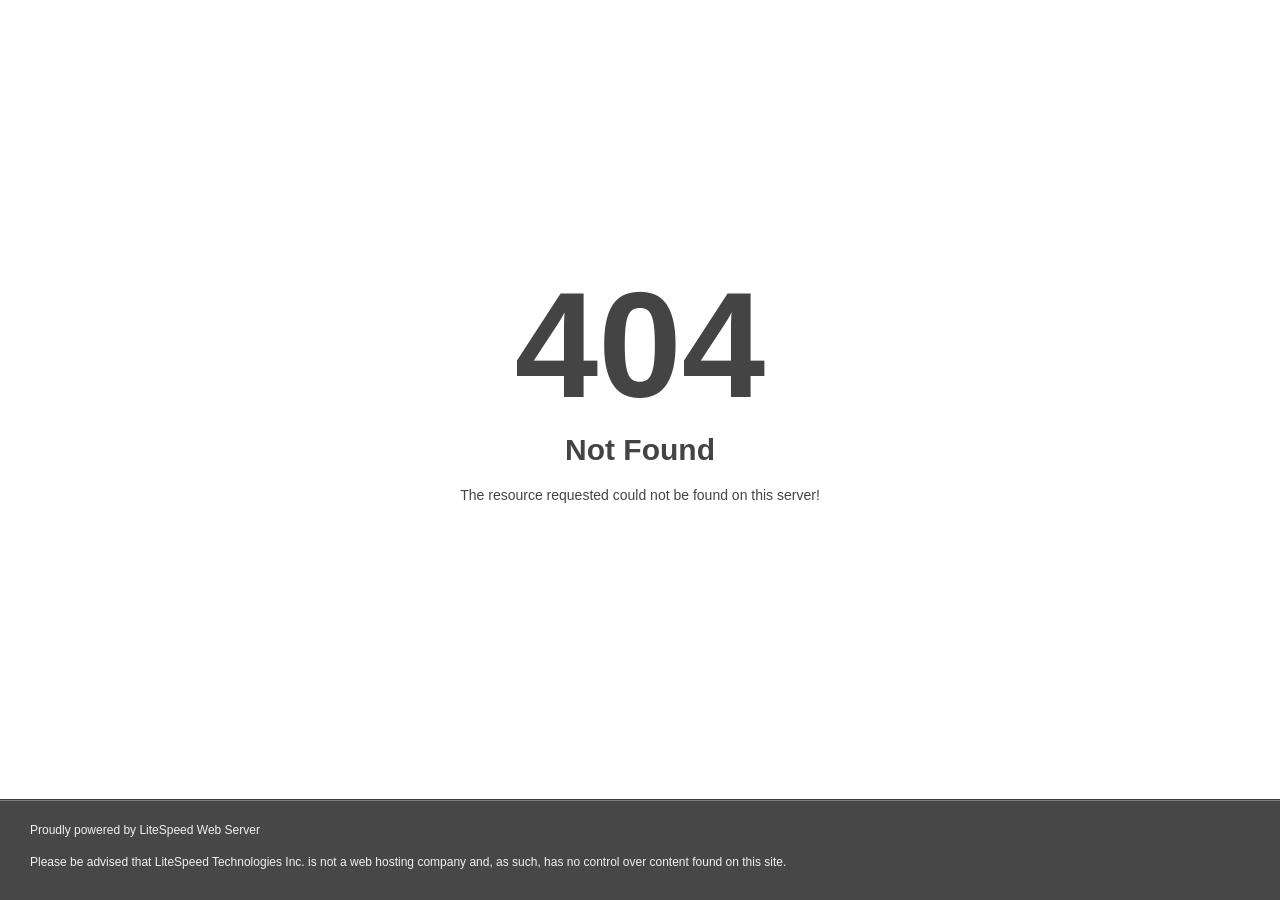
<file: public/assets/images/icons/check2.html>
<!DOCTYPE html>
<html style="height:100%">
<head>
<meta name="viewport" content="width=device-width, initial-scale=1, shrink-to-fit=no" />
<title> 404 Not Found
</title><style>@media (prefers-color-scheme:dark){body{background-color:#000!important}}</style></head>
<body style="color: #444; margin:0;font: normal 14px/20px Arial, Helvetica, sans-serif; height:100%; background-color: #fff;">
<div style="height:auto; min-height:100%; ">     <div style="text-align: center; width:800px; margin-left: -400px; position:absolute; top: 30%; left:50%;">
        <h1 style="margin:0; font-size:150px; line-height:150px; font-weight:bold;">404</h1>
<h2 style="margin-top:20px;font-size: 30px;">Not Found
</h2>
<p>The resource requested could not be found on this server!</p>
</div></div><div style="color:#f0f0f0; font-size:12px;margin:auto;padding:0px 30px 0px 30px;position:relative;clear:both;height:100px;margin-top:-101px;background-color:#474747;border-top: 1px solid rgba(0,0,0,0.15);box-shadow: 0 1px 0 rgba(255, 255, 255, 0.3) inset;">
<br>Proudly powered by LiteSpeed Web Server<p>Please be advised that LiteSpeed Technologies Inc. is not a web hosting company and, as such, has no control over content found on this site.</p></div><script defer src="https://static.cloudflareinsights.com/beacon.min.js/v8c78df7c7c0f484497ecbca7046644da1771523124516" integrity="sha512-8DS7rgIrAmghBFwoOTujcf6D9rXvH8xm8JQ1Ja01h9QX8EzXldiszufYa4IFfKdLUKTTrnSFXLDkUEOTrZQ8Qg==" data-cf-beacon='{"version":"2024.11.0","token":"389fa74406c44f21b129709ce8a3ec16","r":1,"server_timing":{"name":{"cfCacheStatus":true,"cfEdge":true,"cfExtPri":true,"cfL4":true,"cfOrigin":true,"cfSpeedBrain":true},"location_startswith":null}}' crossorigin="anonymous"></script>
</body></html>
</file>
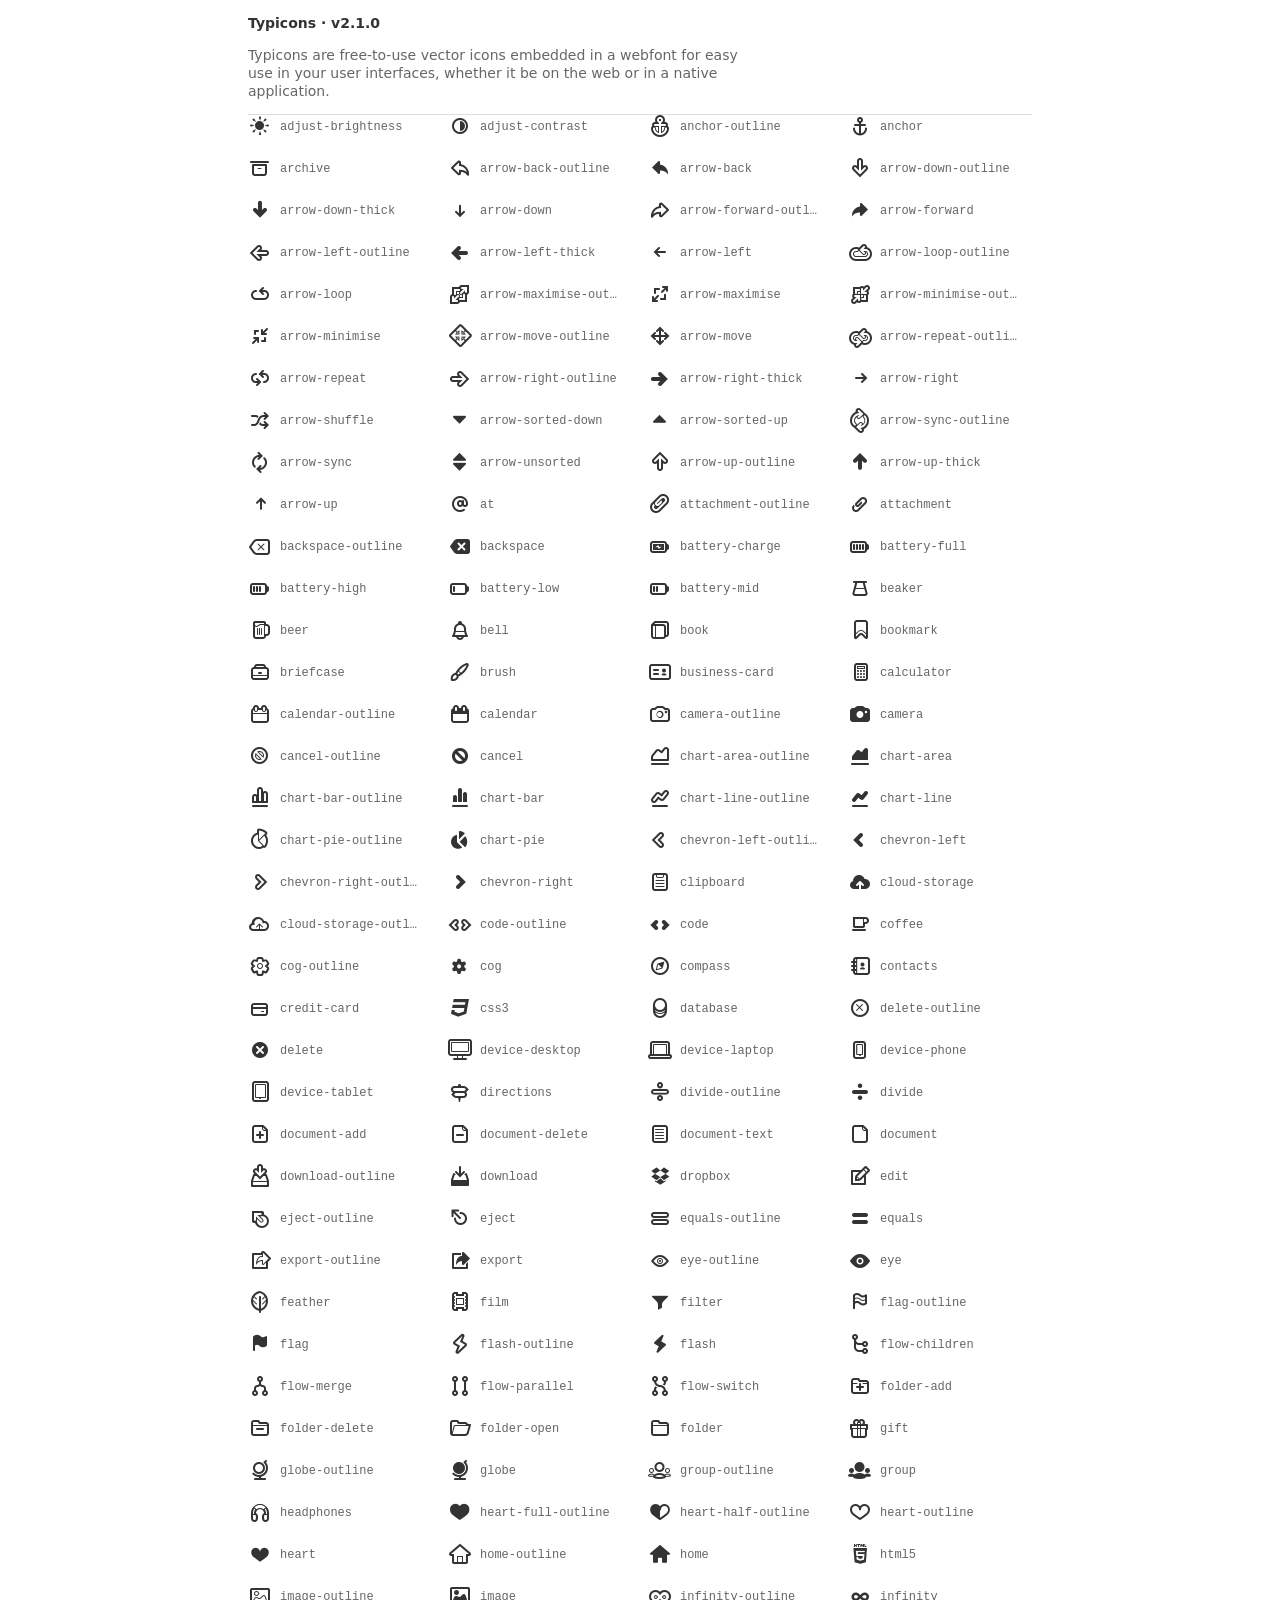
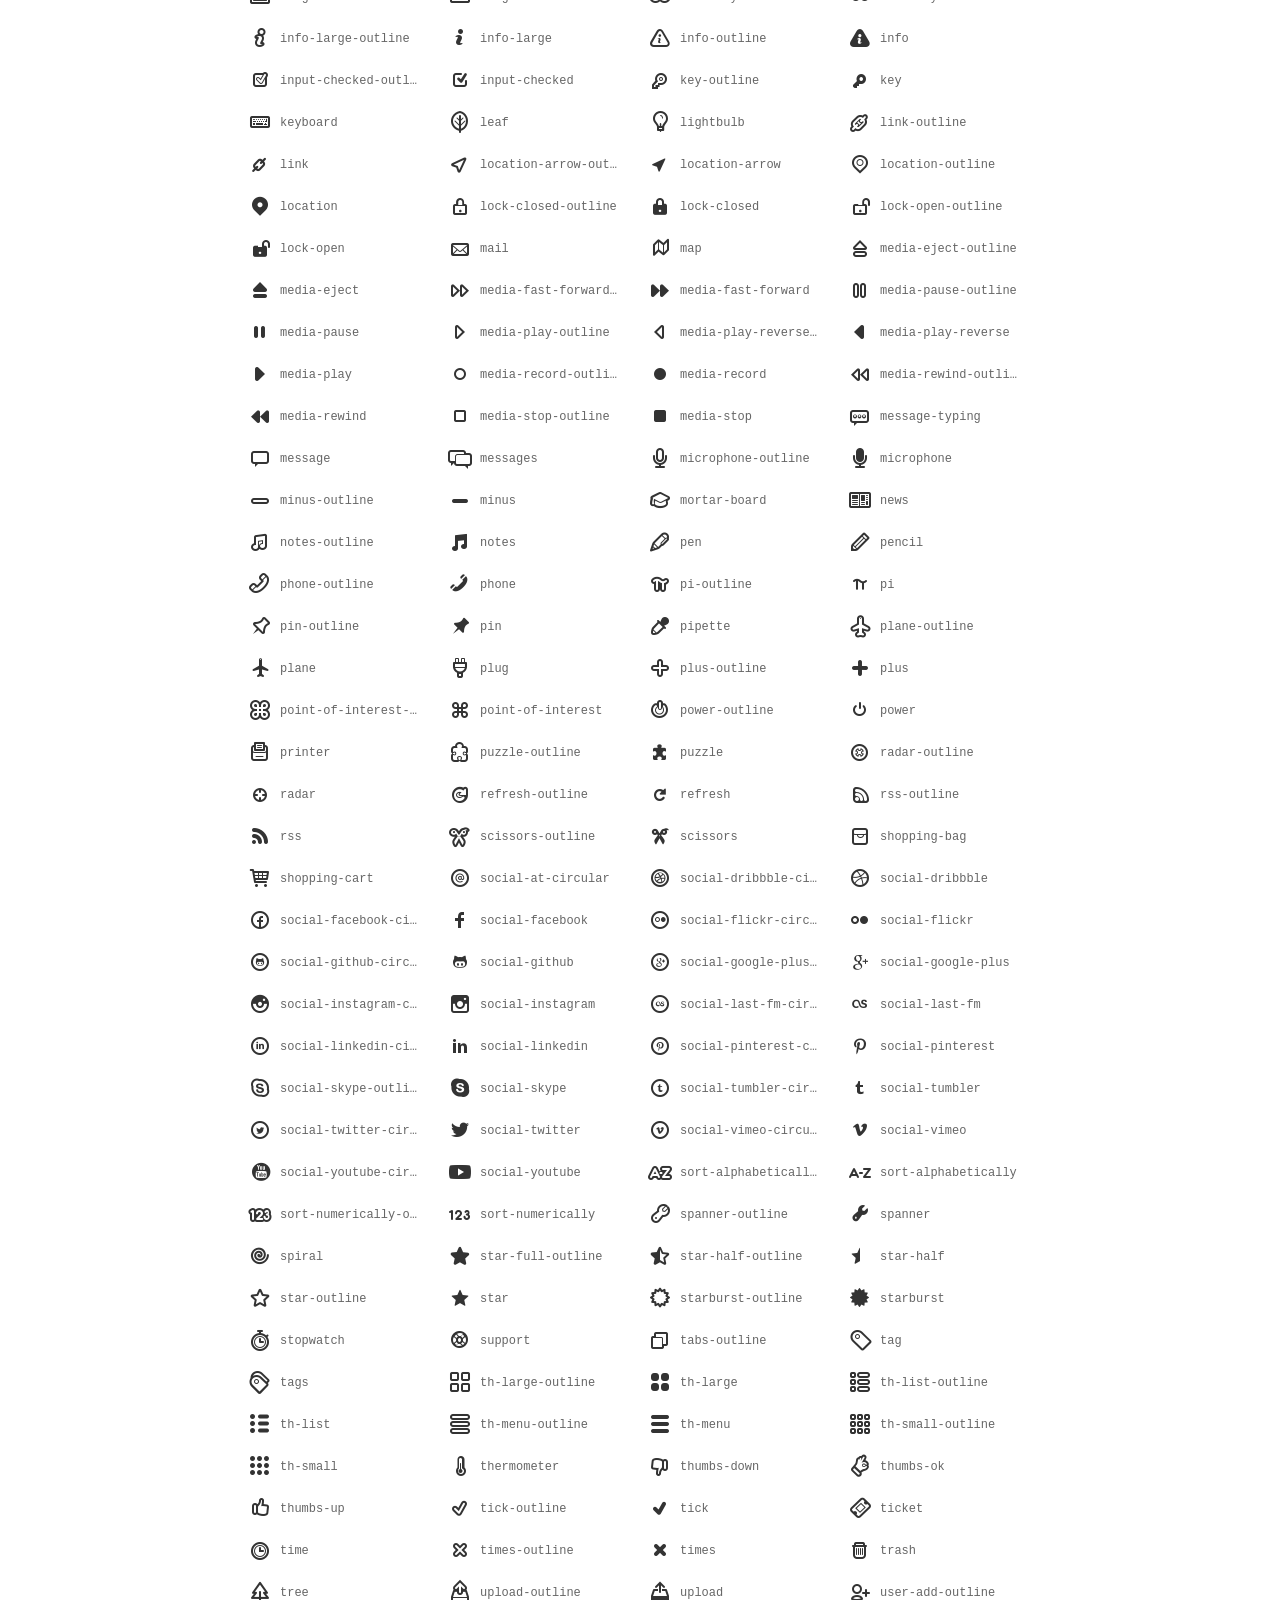
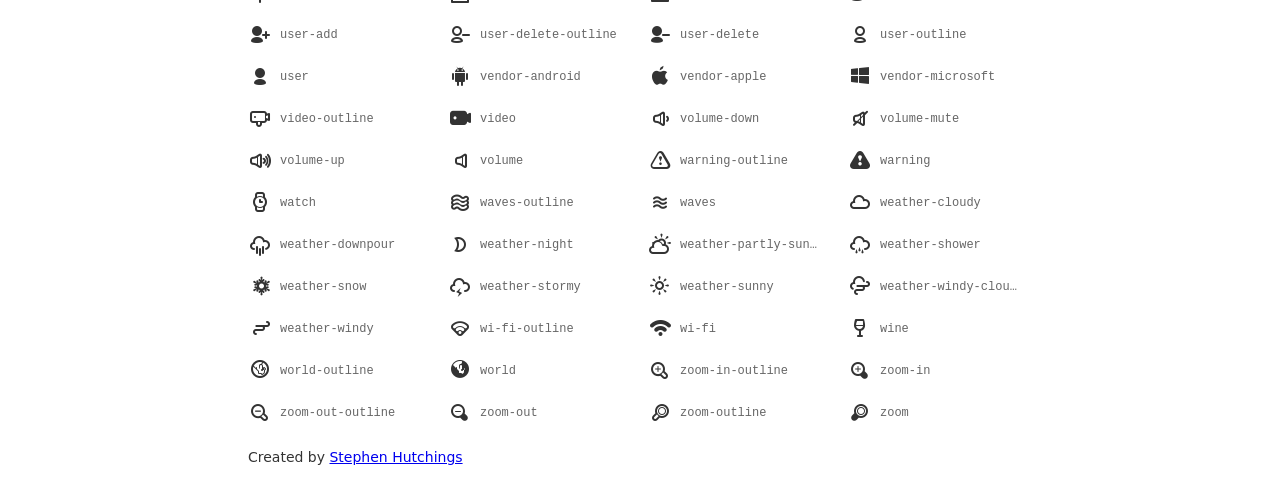
<file: public/assets/dashboard/vendors/typicons/demo.html>
<!DOCTYPE html>
<html lang="en">
  <head>
    <meta charset="UTF-8">
    <title>Typicons</title>
    <style>
      body
      {
        margin: 0;
        padding: 1em;
        font-family: system-ui, "Helvetica Neue", Helvetica, Arial, sans-serif;
        font-size: 14px;
        line-height: 18px;
        color: #333;
        background-color: #fff;
      }

      header
      {
        position: fixed;
        left: 1em;
        right: 1em;
        top: 0;
        background: #fff;
        z-index: 1;
      }

      header .container
      {
        border-bottom: 1px solid #ddd;
      }

      header h1
      {
        font: inherit;
        font-weight: bold;
        margin-top: 1em;
      }

      header p
      {
        color: #666;
        max-width: 500px;
      }

      .container
      {
        max-width: 784px;
        margin: auto;
        position: relative;
      }

      #icons
      {
        font-size: 24px;
        display: flex;
        margin: 92px -8px 0;
        flex-flow: row wrap;
      }

      .icon
      {
        width: 200px;
        max-width: 50%;
        box-sizing: border-box;
        display: flex;
        padding: 8px;
      }

      .label
      {
        display: inline-block;
        width: 100%;
        box-sizing: border-box;
        padding: 4px 8px;
        font-size: 12px;
        font-family: Monaco, monospace;
        white-space: nowrap;
        overflow: hidden;
        text-overflow: ellipsis;
        border-radius: 1px;
        color: #666;
      }

      @media (max-width: 512px)
      {
        #icons
        {
          margin-top: 112px;
        }
      }

      @charset "UTF-8";

      @font-face
      {
        font-family: "typicons";
        src: url("typicons.eot?d8dd0dcd722b6c1a92302669f7f132b5?#iefix") format("embedded-opentype"),
          url("typicons.woff2?d8dd0dcd722b6c1a92302669f7f132b5") format("woff2"),
          url("typicons.woff?d8dd0dcd722b6c1a92302669f7f132b5") format("woff"),
          url("typicons.ttf?d8dd0dcd722b6c1a92302669f7f132b5") format("truetype"),
          url("typicons.svg?d8dd0dcd722b6c1a92302669f7f132b5#typicons") format("svg");
      }

      .typcn:before
      {
        font-family: typicons !important;
        font-style: normal;
        font-weight: normal !important;
        font-variant: normal;
        text-transform: none;
        line-height: 1;
        -webkit-font-smoothing: antialiased;
        -moz-osx-font-smoothing: grayscale;
      }

      .typcn-lg
      {
        font-size: 1.33333333em;
        line-height: 0.75em;
        vertical-align: -15%;
      }

      .typcn-2x
      {
        font-size: 2em;
      }

      .typcn-3x
      {
        font-size: 3em;
      }

      .typcn-4x
      {
        font-size: 4em;
      }

      .typcn-5x
      {
        font-size: 5em;
      }

      .typcn-adjust-brightness:before
      {
        content: "\e000";
      }

      .typcn-adjust-contrast:before
      {
        content: "\e001";
      }

      .typcn-anchor-outline:before
      {
        content: "\e002";
      }

      .typcn-anchor:before
      {
        content: "\e003";
      }

      .typcn-archive:before
      {
        content: "\e004";
      }

      .typcn-arrow-back-outline:before
      {
        content: "\e005";
      }

      .typcn-arrow-back:before
      {
        content: "\e006";
      }

      .typcn-arrow-down-outline:before
      {
        content: "\e007";
      }

      .typcn-arrow-down-thick:before
      {
        content: "\e008";
      }

      .typcn-arrow-down:before
      {
        content: "\e009";
      }

      .typcn-arrow-forward-outline:before
      {
        content: "\e00a";
      }

      .typcn-arrow-forward:before
      {
        content: "\e00b";
      }

      .typcn-arrow-left-outline:before
      {
        content: "\e00c";
      }

      .typcn-arrow-left-thick:before
      {
        content: "\e00d";
      }

      .typcn-arrow-left:before
      {
        content: "\e00e";
      }

      .typcn-arrow-loop-outline:before
      {
        content: "\e00f";
      }

      .typcn-arrow-loop:before
      {
        content: "\e010";
      }

      .typcn-arrow-maximise-outline:before
      {
        content: "\e011";
      }

      .typcn-arrow-maximise:before
      {
        content: "\e012";
      }

      .typcn-arrow-minimise-outline:before
      {
        content: "\e013";
      }

      .typcn-arrow-minimise:before
      {
        content: "\e014";
      }

      .typcn-arrow-move-outline:before
      {
        content: "\e015";
      }

      .typcn-arrow-move:before
      {
        content: "\e016";
      }

      .typcn-arrow-repeat-outline:before
      {
        content: "\e017";
      }

      .typcn-arrow-repeat:before
      {
        content: "\e018";
      }

      .typcn-arrow-right-outline:before
      {
        content: "\e019";
      }

      .typcn-arrow-right-thick:before
      {
        content: "\e01a";
      }

      .typcn-arrow-right:before
      {
        content: "\e01b";
      }

      .typcn-arrow-shuffle:before
      {
        content: "\e01c";
      }

      .typcn-arrow-sorted-down:before
      {
        content: "\e01d";
      }

      .typcn-arrow-sorted-up:before
      {
        content: "\e01e";
      }

      .typcn-arrow-sync-outline:before
      {
        content: "\e01f";
      }

      .typcn-arrow-sync:before
      {
        content: "\e020";
      }

      .typcn-arrow-unsorted:before
      {
        content: "\e021";
      }

      .typcn-arrow-up-outline:before
      {
        content: "\e022";
      }

      .typcn-arrow-up-thick:before
      {
        content: "\e023";
      }

      .typcn-arrow-up:before
      {
        content: "\e024";
      }

      .typcn-at:before
      {
        content: "\e025";
      }

      .typcn-attachment-outline:before
      {
        content: "\e026";
      }

      .typcn-attachment:before
      {
        content: "\e027";
      }

      .typcn-backspace-outline:before
      {
        content: "\e028";
      }

      .typcn-backspace:before
      {
        content: "\e029";
      }

      .typcn-battery-charge:before
      {
        content: "\e02a";
      }

      .typcn-battery-full:before
      {
        content: "\e02b";
      }

      .typcn-battery-high:before
      {
        content: "\e02c";
      }

      .typcn-battery-low:before
      {
        content: "\e02d";
      }

      .typcn-battery-mid:before
      {
        content: "\e02e";
      }

      .typcn-beaker:before
      {
        content: "\e02f";
      }

      .typcn-beer:before
      {
        content: "\e030";
      }

      .typcn-bell:before
      {
        content: "\e031";
      }

      .typcn-book:before
      {
        content: "\e032";
      }

      .typcn-bookmark:before
      {
        content: "\e033";
      }

      .typcn-briefcase:before
      {
        content: "\e034";
      }

      .typcn-brush:before
      {
        content: "\e035";
      }

      .typcn-business-card:before
      {
        content: "\e036";
      }

      .typcn-calculator:before
      {
        content: "\e037";
      }

      .typcn-calendar-outline:before
      {
        content: "\e038";
      }

      .typcn-calendar:before
      {
        content: "\e039";
      }

      .typcn-camera-outline:before
      {
        content: "\e03a";
      }

      .typcn-camera:before
      {
        content: "\e03b";
      }

      .typcn-cancel-outline:before
      {
        content: "\e03c";
      }

      .typcn-cancel:before
      {
        content: "\e03d";
      }

      .typcn-chart-area-outline:before
      {
        content: "\e03e";
      }

      .typcn-chart-area:before
      {
        content: "\e03f";
      }

      .typcn-chart-bar-outline:before
      {
        content: "\e040";
      }

      .typcn-chart-bar:before
      {
        content: "\e041";
      }

      .typcn-chart-line-outline:before
      {
        content: "\e042";
      }

      .typcn-chart-line:before
      {
        content: "\e043";
      }

      .typcn-chart-pie-outline:before
      {
        content: "\e044";
      }

      .typcn-chart-pie:before
      {
        content: "\e045";
      }

      .typcn-chevron-left-outline:before
      {
        content: "\e046";
      }

      .typcn-chevron-left:before
      {
        content: "\e047";
      }

      .typcn-chevron-right-outline:before
      {
        content: "\e048";
      }

      .typcn-chevron-right:before
      {
        content: "\e049";
      }

      .typcn-clipboard:before
      {
        content: "\e04a";
      }

      .typcn-cloud-storage:before
      {
        content: "\e04b";
      }

      .typcn-cloud-storage-outline:before
      {
        content: "\e054";
      }

      .typcn-code-outline:before
      {
        content: "\e04c";
      }

      .typcn-code:before
      {
        content: "\e04d";
      }

      .typcn-coffee:before
      {
        content: "\e04e";
      }

      .typcn-cog-outline:before
      {
        content: "\e04f";
      }

      .typcn-cog:before
      {
        content: "\e050";
      }

      .typcn-compass:before
      {
        content: "\e051";
      }

      .typcn-contacts:before
      {
        content: "\e052";
      }

      .typcn-credit-card:before
      {
        content: "\e053";
      }

      .typcn-css3:before
      {
        content: "\e055";
      }

      .typcn-database:before
      {
        content: "\e056";
      }

      .typcn-delete-outline:before
      {
        content: "\e057";
      }

      .typcn-delete:before
      {
        content: "\e058";
      }

      .typcn-device-desktop:before
      {
        content: "\e059";
      }

      .typcn-device-laptop:before
      {
        content: "\e05a";
      }

      .typcn-device-phone:before
      {
        content: "\e05b";
      }

      .typcn-device-tablet:before
      {
        content: "\e05c";
      }

      .typcn-directions:before
      {
        content: "\e05d";
      }

      .typcn-divide-outline:before
      {
        content: "\e05e";
      }

      .typcn-divide:before
      {
        content: "\e05f";
      }

      .typcn-document-add:before
      {
        content: "\e060";
      }

      .typcn-document-delete:before
      {
        content: "\e061";
      }

      .typcn-document-text:before
      {
        content: "\e062";
      }

      .typcn-document:before
      {
        content: "\e063";
      }

      .typcn-download-outline:before
      {
        content: "\e064";
      }

      .typcn-download:before
      {
        content: "\e065";
      }

      .typcn-dropbox:before
      {
        content: "\e066";
      }

      .typcn-edit:before
      {
        content: "\e067";
      }

      .typcn-eject-outline:before
      {
        content: "\e068";
      }

      .typcn-eject:before
      {
        content: "\e069";
      }

      .typcn-equals-outline:before
      {
        content: "\e06a";
      }

      .typcn-equals:before
      {
        content: "\e06b";
      }

      .typcn-export-outline:before
      {
        content: "\e06c";
      }

      .typcn-export:before
      {
        content: "\e06d";
      }

      .typcn-eye-outline:before
      {
        content: "\e06e";
      }

      .typcn-eye:before
      {
        content: "\e06f";
      }

      .typcn-feather:before
      {
        content: "\e070";
      }

      .typcn-film:before
      {
        content: "\e071";
      }

      .typcn-filter:before
      {
        content: "\e072";
      }

      .typcn-flag-outline:before
      {
        content: "\e073";
      }

      .typcn-flag:before
      {
        content: "\e074";
      }

      .typcn-flash-outline:before
      {
        content: "\e075";
      }

      .typcn-flash:before
      {
        content: "\e076";
      }

      .typcn-flow-children:before
      {
        content: "\e077";
      }

      .typcn-flow-merge:before
      {
        content: "\e078";
      }

      .typcn-flow-parallel:before
      {
        content: "\e079";
      }

      .typcn-flow-switch:before
      {
        content: "\e07a";
      }

      .typcn-folder-add:before
      {
        content: "\e07b";
      }

      .typcn-folder-delete:before
      {
        content: "\e07c";
      }

      .typcn-folder-open:before
      {
        content: "\e07d";
      }

      .typcn-folder:before
      {
        content: "\e07e";
      }

      .typcn-gift:before
      {
        content: "\e07f";
      }

      .typcn-globe-outline:before
      {
        content: "\e080";
      }

      .typcn-globe:before
      {
        content: "\e081";
      }

      .typcn-group-outline:before
      {
        content: "\e082";
      }

      .typcn-group:before
      {
        content: "\e083";
      }

      .typcn-headphones:before
      {
        content: "\e084";
      }

      .typcn-heart-full-outline:before
      {
        content: "\e085";
      }

      .typcn-heart-half-outline:before
      {
        content: "\e086";
      }

      .typcn-heart-outline:before
      {
        content: "\e087";
      }

      .typcn-heart:before
      {
        content: "\e088";
      }

      .typcn-home-outline:before
      {
        content: "\e089";
      }

      .typcn-home:before
      {
        content: "\e08a";
      }

      .typcn-html5:before
      {
        content: "\e08b";
      }

      .typcn-image-outline:before
      {
        content: "\e08c";
      }

      .typcn-image:before
      {
        content: "\e08d";
      }

      .typcn-infinity-outline:before
      {
        content: "\e08e";
      }

      .typcn-infinity:before
      {
        content: "\e08f";
      }

      .typcn-info-large-outline:before
      {
        content: "\e090";
      }

      .typcn-info-large:before
      {
        content: "\e091";
      }

      .typcn-info-outline:before
      {
        content: "\e092";
      }

      .typcn-info:before
      {
        content: "\e093";
      }

      .typcn-input-checked-outline:before
      {
        content: "\e094";
      }

      .typcn-input-checked:before
      {
        content: "\e095";
      }

      .typcn-key-outline:before
      {
        content: "\e096";
      }

      .typcn-key:before
      {
        content: "\e097";
      }

      .typcn-keyboard:before
      {
        content: "\e098";
      }

      .typcn-leaf:before
      {
        content: "\e099";
      }

      .typcn-lightbulb:before
      {
        content: "\e09a";
      }

      .typcn-link-outline:before
      {
        content: "\e09b";
      }

      .typcn-link:before
      {
        content: "\e09c";
      }

      .typcn-location-arrow-outline:before
      {
        content: "\e09d";
      }

      .typcn-location-arrow:before
      {
        content: "\e09e";
      }

      .typcn-location-outline:before
      {
        content: "\e09f";
      }

      .typcn-location:before
      {
        content: "\e0a0";
      }

      .typcn-lock-closed-outline:before
      {
        content: "\e0a1";
      }

      .typcn-lock-closed:before
      {
        content: "\e0a2";
      }

      .typcn-lock-open-outline:before
      {
        content: "\e0a3";
      }

      .typcn-lock-open:before
      {
        content: "\e0a4";
      }

      .typcn-mail:before
      {
        content: "\e0a5";
      }

      .typcn-map:before
      {
        content: "\e0a6";
      }

      .typcn-media-eject-outline:before
      {
        content: "\e0a7";
      }

      .typcn-media-eject:before
      {
        content: "\e0a8";
      }

      .typcn-media-fast-forward-outline:before
      {
        content: "\e0a9";
      }

      .typcn-media-fast-forward:before
      {
        content: "\e0aa";
      }

      .typcn-media-pause-outline:before
      {
        content: "\e0ab";
      }

      .typcn-media-pause:before
      {
        content: "\e0ac";
      }

      .typcn-media-play-outline:before
      {
        content: "\e0ad";
      }

      .typcn-media-play-reverse-outline:before
      {
        content: "\e0ae";
      }

      .typcn-media-play-reverse:before
      {
        content: "\e0af";
      }

      .typcn-media-play:before
      {
        content: "\e0b0";
      }

      .typcn-media-record-outline:before
      {
        content: "\e0b1";
      }

      .typcn-media-record:before
      {
        content: "\e0b2";
      }

      .typcn-media-rewind-outline:before
      {
        content: "\e0b3";
      }

      .typcn-media-rewind:before
      {
        content: "\e0b4";
      }

      .typcn-media-stop-outline:before
      {
        content: "\e0b5";
      }

      .typcn-media-stop:before
      {
        content: "\e0b6";
      }

      .typcn-message-typing:before
      {
        content: "\e0b7";
      }

      .typcn-message:before
      {
        content: "\e0b8";
      }

      .typcn-messages:before
      {
        content: "\e0b9";
      }

      .typcn-microphone-outline:before
      {
        content: "\e0ba";
      }

      .typcn-microphone:before
      {
        content: "\e0bb";
      }

      .typcn-minus-outline:before
      {
        content: "\e0bc";
      }

      .typcn-minus:before
      {
        content: "\e0bd";
      }

      .typcn-mortar-board:before
      {
        content: "\e0be";
      }

      .typcn-news:before
      {
        content: "\e0bf";
      }

      .typcn-notes-outline:before
      {
        content: "\e0c0";
      }

      .typcn-notes:before
      {
        content: "\e0c1";
      }

      .typcn-pen:before
      {
        content: "\e0c2";
      }

      .typcn-pencil:before
      {
        content: "\e0c3";
      }

      .typcn-phone-outline:before
      {
        content: "\e0c4";
      }

      .typcn-phone:before
      {
        content: "\e0c5";
      }

      .typcn-pi-outline:before
      {
        content: "\e0c6";
      }

      .typcn-pi:before
      {
        content: "\e0c7";
      }

      .typcn-pin-outline:before
      {
        content: "\e0c8";
      }

      .typcn-pin:before
      {
        content: "\e0c9";
      }

      .typcn-pipette:before
      {
        content: "\e0ca";
      }

      .typcn-plane-outline:before
      {
        content: "\e0cb";
      }

      .typcn-plane:before
      {
        content: "\e0cc";
      }

      .typcn-plug:before
      {
        content: "\e0cd";
      }

      .typcn-plus-outline:before
      {
        content: "\e0ce";
      }

      .typcn-plus:before
      {
        content: "\e0cf";
      }

      .typcn-point-of-interest-outline:before
      {
        content: "\e0d0";
      }

      .typcn-point-of-interest:before
      {
        content: "\e0d1";
      }

      .typcn-power-outline:before
      {
        content: "\e0d2";
      }

      .typcn-power:before
      {
        content: "\e0d3";
      }

      .typcn-printer:before
      {
        content: "\e0d4";
      }

      .typcn-puzzle-outline:before
      {
        content: "\e0d5";
      }

      .typcn-puzzle:before
      {
        content: "\e0d6";
      }

      .typcn-radar-outline:before
      {
        content: "\e0d7";
      }

      .typcn-radar:before
      {
        content: "\e0d8";
      }

      .typcn-refresh-outline:before
      {
        content: "\e0d9";
      }

      .typcn-refresh:before
      {
        content: "\e0da";
      }

      .typcn-rss-outline:before
      {
        content: "\e0db";
      }

      .typcn-rss:before
      {
        content: "\e0dc";
      }

      .typcn-scissors-outline:before
      {
        content: "\e0dd";
      }

      .typcn-scissors:before
      {
        content: "\e0de";
      }

      .typcn-shopping-bag:before
      {
        content: "\e0df";
      }

      .typcn-shopping-cart:before
      {
        content: "\e0e0";
      }

      .typcn-social-at-circular:before
      {
        content: "\e0e1";
      }

      .typcn-social-dribbble-circular:before
      {
        content: "\e0e2";
      }

      .typcn-social-dribbble:before
      {
        content: "\e0e3";
      }

      .typcn-social-facebook-circular:before
      {
        content: "\e0e4";
      }

      .typcn-social-facebook:before
      {
        content: "\e0e5";
      }

      .typcn-social-flickr-circular:before
      {
        content: "\e0e6";
      }

      .typcn-social-flickr:before
      {
        content: "\e0e7";
      }

      .typcn-social-github-circular:before
      {
        content: "\e0e8";
      }

      .typcn-social-github:before
      {
        content: "\e0e9";
      }

      .typcn-social-google-plus-circular:before
      {
        content: "\e0ea";
      }

      .typcn-social-google-plus:before
      {
        content: "\e0eb";
      }

      .typcn-social-instagram-circular:before
      {
        content: "\e0ec";
      }

      .typcn-social-instagram:before
      {
        content: "\e0ed";
      }

      .typcn-social-last-fm-circular:before
      {
        content: "\e0ee";
      }

      .typcn-social-last-fm:before
      {
        content: "\e0ef";
      }

      .typcn-social-linkedin-circular:before
      {
        content: "\e0f0";
      }

      .typcn-social-linkedin:before
      {
        content: "\e0f1";
      }

      .typcn-social-pinterest-circular:before
      {
        content: "\e0f2";
      }

      .typcn-social-pinterest:before
      {
        content: "\e0f3";
      }

      .typcn-social-skype-outline:before
      {
        content: "\e0f4";
      }

      .typcn-social-skype:before
      {
        content: "\e0f5";
      }

      .typcn-social-tumbler-circular:before
      {
        content: "\e0f6";
      }

      .typcn-social-tumbler:before
      {
        content: "\e0f7";
      }

      .typcn-social-twitter-circular:before
      {
        content: "\e0f8";
      }

      .typcn-social-twitter:before
      {
        content: "\e0f9";
      }

      .typcn-social-vimeo-circular:before
      {
        content: "\e0fa";
      }

      .typcn-social-vimeo:before
      {
        content: "\e0fb";
      }

      .typcn-social-youtube-circular:before
      {
        content: "\e0fc";
      }

      .typcn-social-youtube:before
      {
        content: "\e0fd";
      }

      .typcn-sort-alphabetically-outline:before
      {
        content: "\e0fe";
      }

      .typcn-sort-alphabetically:before
      {
        content: "\e0ff";
      }

      .typcn-sort-numerically-outline:before
      {
        content: "\e100";
      }

      .typcn-sort-numerically:before
      {
        content: "\e101";
      }

      .typcn-spanner-outline:before
      {
        content: "\e102";
      }

      .typcn-spanner:before
      {
        content: "\e103";
      }

      .typcn-spiral:before
      {
        content: "\e104";
      }

      .typcn-star-full-outline:before
      {
        content: "\e105";
      }

      .typcn-star-half-outline:before
      {
        content: "\e106";
      }

      .typcn-star-half:before
      {
        content: "\e107";
      }

      .typcn-star-outline:before
      {
        content: "\e108";
      }

      .typcn-star:before
      {
        content: "\e109";
      }

      .typcn-starburst-outline:before
      {
        content: "\e10a";
      }

      .typcn-starburst:before
      {
        content: "\e10b";
      }

      .typcn-stopwatch:before
      {
        content: "\e10c";
      }

      .typcn-support:before
      {
        content: "\e10d";
      }

      .typcn-tabs-outline:before
      {
        content: "\e10e";
      }

      .typcn-tag:before
      {
        content: "\e10f";
      }

      .typcn-tags:before
      {
        content: "\e110";
      }

      .typcn-th-large-outline:before
      {
        content: "\e111";
      }

      .typcn-th-large:before
      {
        content: "\e112";
      }

      .typcn-th-list-outline:before
      {
        content: "\e113";
      }

      .typcn-th-list:before
      {
        content: "\e114";
      }

      .typcn-th-menu-outline:before
      {
        content: "\e115";
      }

      .typcn-th-menu:before
      {
        content: "\e116";
      }

      .typcn-th-small-outline:before
      {
        content: "\e117";
      }

      .typcn-th-small:before
      {
        content: "\e118";
      }

      .typcn-thermometer:before
      {
        content: "\e119";
      }

      .typcn-thumbs-down:before
      {
        content: "\e11a";
      }

      .typcn-thumbs-ok:before
      {
        content: "\e11b";
      }

      .typcn-thumbs-up:before
      {
        content: "\e11c";
      }

      .typcn-tick-outline:before
      {
        content: "\e11d";
      }

      .typcn-tick:before
      {
        content: "\e11e";
      }

      .typcn-ticket:before
      {
        content: "\e11f";
      }

      .typcn-time:before
      {
        content: "\e120";
      }

      .typcn-times-outline:before
      {
        content: "\e121";
      }

      .typcn-times:before
      {
        content: "\e122";
      }

      .typcn-trash:before
      {
        content: "\e123";
      }

      .typcn-tree:before
      {
        content: "\e124";
      }

      .typcn-upload-outline:before
      {
        content: "\e125";
      }

      .typcn-upload:before
      {
        content: "\e126";
      }

      .typcn-user-add-outline:before
      {
        content: "\e127";
      }

      .typcn-user-add:before
      {
        content: "\e128";
      }

      .typcn-user-delete-outline:before
      {
        content: "\e129";
      }

      .typcn-user-delete:before
      {
        content: "\e12a";
      }

      .typcn-user-outline:before
      {
        content: "\e12b";
      }

      .typcn-user:before
      {
        content: "\e12c";
      }

      .typcn-vendor-android:before
      {
        content: "\e12d";
      }

      .typcn-vendor-apple:before
      {
        content: "\e12e";
      }

      .typcn-vendor-microsoft:before
      {
        content: "\e12f";
      }

      .typcn-video-outline:before
      {
        content: "\e130";
      }

      .typcn-video:before
      {
        content: "\e131";
      }

      .typcn-volume-down:before
      {
        content: "\e132";
      }

      .typcn-volume-mute:before
      {
        content: "\e133";
      }

      .typcn-volume-up:before
      {
        content: "\e134";
      }

      .typcn-volume:before
      {
        content: "\e135";
      }

      .typcn-warning-outline:before
      {
        content: "\e136";
      }

      .typcn-warning:before
      {
        content: "\e137";
      }

      .typcn-watch:before
      {
        content: "\e138";
      }

      .typcn-waves-outline:before
      {
        content: "\e139";
      }

      .typcn-waves:before
      {
        content: "\e13a";
      }

      .typcn-weather-cloudy:before
      {
        content: "\e13b";
      }

      .typcn-weather-downpour:before
      {
        content: "\e13c";
      }

      .typcn-weather-night:before
      {
        content: "\e13d";
      }

      .typcn-weather-partly-sunny:before
      {
        content: "\e13e";
      }

      .typcn-weather-shower:before
      {
        content: "\e13f";
      }

      .typcn-weather-snow:before
      {
        content: "\e140";
      }

      .typcn-weather-stormy:before
      {
        content: "\e141";
      }

      .typcn-weather-sunny:before
      {
        content: "\e142";
      }

      .typcn-weather-windy-cloudy:before
      {
        content: "\e143";
      }

      .typcn-weather-windy:before
      {
        content: "\e144";
      }

      .typcn-wi-fi-outline:before
      {
        content: "\e145";
      }

      .typcn-wi-fi:before
      {
        content: "\e146";
      }

      .typcn-wine:before
      {
        content: "\e147";
      }

      .typcn-world-outline:before
      {
        content: "\e148";
      }

      .typcn-world:before
      {
        content: "\e149";
      }

      .typcn-zoom-in-outline:before
      {
        content: "\e14a";
      }

      .typcn-zoom-in:before
      {
        content: "\e14b";
      }

      .typcn-zoom-out-outline:before
      {
        content: "\e14c";
      }

      .typcn-zoom-out:before
      {
        content: "\e14d";
      }

      .typcn-zoom-outline:before
      {
        content: "\e14e";
      }

      .typcn-zoom:before
      {
        content: "\e14f";
      }
    </style>
  </head>
  <body>
    <header>
      <div class="container">
        <h1>Typicons &middot; v2.1.0</h1>
        <p>Typicons are free-to-use vector icons embedded in a webfont for easy use in your user interfaces, whether it be on the web or in a native application.</p>
      </div>
    </header>
    <div class="container">
      <div id="icons">
        <div class="icon">
          <span class="typcn typcn-adjust-brightness"></span>
          <span class='label'>adjust-brightness</span>
        </div>
        <div class="icon">
          <span class="typcn typcn-adjust-contrast"></span>
          <span class='label'>adjust-contrast</span>
        </div>
        <div class="icon">
          <span class="typcn typcn-anchor-outline"></span>
          <span class='label'>anchor-outline</span>
        </div>
        <div class="icon">
          <span class="typcn typcn-anchor"></span>
          <span class='label'>anchor</span>
        </div>
        <div class="icon">
          <span class="typcn typcn-archive"></span>
          <span class='label'>archive</span>
        </div>
        <div class="icon">
          <span class="typcn typcn-arrow-back-outline"></span>
          <span class='label'>arrow-back-outline</span>
        </div>
        <div class="icon">
          <span class="typcn typcn-arrow-back"></span>
          <span class='label'>arrow-back</span>
        </div>
        <div class="icon">
          <span class="typcn typcn-arrow-down-outline"></span>
          <span class='label'>arrow-down-outline</span>
        </div>
        <div class="icon">
          <span class="typcn typcn-arrow-down-thick"></span>
          <span class='label'>arrow-down-thick</span>
        </div>
        <div class="icon">
          <span class="typcn typcn-arrow-down"></span>
          <span class='label'>arrow-down</span>
        </div>
        <div class="icon">
          <span class="typcn typcn-arrow-forward-outline"></span>
          <span class='label'>arrow-forward-outline</span>
        </div>
        <div class="icon">
          <span class="typcn typcn-arrow-forward"></span>
          <span class='label'>arrow-forward</span>
        </div>
        <div class="icon">
          <span class="typcn typcn-arrow-left-outline"></span>
          <span class='label'>arrow-left-outline</span>
        </div>
        <div class="icon">
          <span class="typcn typcn-arrow-left-thick"></span>
          <span class='label'>arrow-left-thick</span>
        </div>
        <div class="icon">
          <span class="typcn typcn-arrow-left"></span>
          <span class='label'>arrow-left</span>
        </div>
        <div class="icon">
          <span class="typcn typcn-arrow-loop-outline"></span>
          <span class='label'>arrow-loop-outline</span>
        </div>
        <div class="icon">
          <span class="typcn typcn-arrow-loop"></span>
          <span class='label'>arrow-loop</span>
        </div>
        <div class="icon">
          <span class="typcn typcn-arrow-maximise-outline"></span>
          <span class='label'>arrow-maximise-outline</span>
        </div>
        <div class="icon">
          <span class="typcn typcn-arrow-maximise"></span>
          <span class='label'>arrow-maximise</span>
        </div>
        <div class="icon">
          <span class="typcn typcn-arrow-minimise-outline"></span>
          <span class='label'>arrow-minimise-outline</span>
        </div>
        <div class="icon">
          <span class="typcn typcn-arrow-minimise"></span>
          <span class='label'>arrow-minimise</span>
        </div>
        <div class="icon">
          <span class="typcn typcn-arrow-move-outline"></span>
          <span class='label'>arrow-move-outline</span>
        </div>
        <div class="icon">
          <span class="typcn typcn-arrow-move"></span>
          <span class='label'>arrow-move</span>
        </div>
        <div class="icon">
          <span class="typcn typcn-arrow-repeat-outline"></span>
          <span class='label'>arrow-repeat-outline</span>
        </div>
        <div class="icon">
          <span class="typcn typcn-arrow-repeat"></span>
          <span class='label'>arrow-repeat</span>
        </div>
        <div class="icon">
          <span class="typcn typcn-arrow-right-outline"></span>
          <span class='label'>arrow-right-outline</span>
        </div>
        <div class="icon">
          <span class="typcn typcn-arrow-right-thick"></span>
          <span class='label'>arrow-right-thick</span>
        </div>
        <div class="icon">
          <span class="typcn typcn-arrow-right"></span>
          <span class='label'>arrow-right</span>
        </div>
        <div class="icon">
          <span class="typcn typcn-arrow-shuffle"></span>
          <span class='label'>arrow-shuffle</span>
        </div>
        <div class="icon">
          <span class="typcn typcn-arrow-sorted-down"></span>
          <span class='label'>arrow-sorted-down</span>
        </div>
        <div class="icon">
          <span class="typcn typcn-arrow-sorted-up"></span>
          <span class='label'>arrow-sorted-up</span>
        </div>
        <div class="icon">
          <span class="typcn typcn-arrow-sync-outline"></span>
          <span class='label'>arrow-sync-outline</span>
        </div>
        <div class="icon">
          <span class="typcn typcn-arrow-sync"></span>
          <span class='label'>arrow-sync</span>
        </div>
        <div class="icon">
          <span class="typcn typcn-arrow-unsorted"></span>
          <span class='label'>arrow-unsorted</span>
        </div>
        <div class="icon">
          <span class="typcn typcn-arrow-up-outline"></span>
          <span class='label'>arrow-up-outline</span>
        </div>
        <div class="icon">
          <span class="typcn typcn-arrow-up-thick"></span>
          <span class='label'>arrow-up-thick</span>
        </div>
        <div class="icon">
          <span class="typcn typcn-arrow-up"></span>
          <span class='label'>arrow-up</span>
        </div>
        <div class="icon">
          <span class="typcn typcn-at"></span>
          <span class='label'>at</span>
        </div>
        <div class="icon">
          <span class="typcn typcn-attachment-outline"></span>
          <span class='label'>attachment-outline</span>
        </div>
        <div class="icon">
          <span class="typcn typcn-attachment"></span>
          <span class='label'>attachment</span>
        </div>
        <div class="icon">
          <span class="typcn typcn-backspace-outline"></span>
          <span class='label'>backspace-outline</span>
        </div>
        <div class="icon">
          <span class="typcn typcn-backspace"></span>
          <span class='label'>backspace</span>
        </div>
        <div class="icon">
          <span class="typcn typcn-battery-charge"></span>
          <span class='label'>battery-charge</span>
        </div>
        <div class="icon">
          <span class="typcn typcn-battery-full"></span>
          <span class='label'>battery-full</span>
        </div>
        <div class="icon">
          <span class="typcn typcn-battery-high"></span>
          <span class='label'>battery-high</span>
        </div>
        <div class="icon">
          <span class="typcn typcn-battery-low"></span>
          <span class='label'>battery-low</span>
        </div>
        <div class="icon">
          <span class="typcn typcn-battery-mid"></span>
          <span class='label'>battery-mid</span>
        </div>
        <div class="icon">
          <span class="typcn typcn-beaker"></span>
          <span class='label'>beaker</span>
        </div>
        <div class="icon">
          <span class="typcn typcn-beer"></span>
          <span class='label'>beer</span>
        </div>
        <div class="icon">
          <span class="typcn typcn-bell"></span>
          <span class='label'>bell</span>
        </div>
        <div class="icon">
          <span class="typcn typcn-book"></span>
          <span class='label'>book</span>
        </div>
        <div class="icon">
          <span class="typcn typcn-bookmark"></span>
          <span class='label'>bookmark</span>
        </div>
        <div class="icon">
          <span class="typcn typcn-briefcase"></span>
          <span class='label'>briefcase</span>
        </div>
        <div class="icon">
          <span class="typcn typcn-brush"></span>
          <span class='label'>brush</span>
        </div>
        <div class="icon">
          <span class="typcn typcn-business-card"></span>
          <span class='label'>business-card</span>
        </div>
        <div class="icon">
          <span class="typcn typcn-calculator"></span>
          <span class='label'>calculator</span>
        </div>
        <div class="icon">
          <span class="typcn typcn-calendar-outline"></span>
          <span class='label'>calendar-outline</span>
        </div>
        <div class="icon">
          <span class="typcn typcn-calendar"></span>
          <span class='label'>calendar</span>
        </div>
        <div class="icon">
          <span class="typcn typcn-camera-outline"></span>
          <span class='label'>camera-outline</span>
        </div>
        <div class="icon">
          <span class="typcn typcn-camera"></span>
          <span class='label'>camera</span>
        </div>
        <div class="icon">
          <span class="typcn typcn-cancel-outline"></span>
          <span class='label'>cancel-outline</span>
        </div>
        <div class="icon">
          <span class="typcn typcn-cancel"></span>
          <span class='label'>cancel</span>
        </div>
        <div class="icon">
          <span class="typcn typcn-chart-area-outline"></span>
          <span class='label'>chart-area-outline</span>
        </div>
        <div class="icon">
          <span class="typcn typcn-chart-area"></span>
          <span class='label'>chart-area</span>
        </div>
        <div class="icon">
          <span class="typcn typcn-chart-bar-outline"></span>
          <span class='label'>chart-bar-outline</span>
        </div>
        <div class="icon">
          <span class="typcn typcn-chart-bar"></span>
          <span class='label'>chart-bar</span>
        </div>
        <div class="icon">
          <span class="typcn typcn-chart-line-outline"></span>
          <span class='label'>chart-line-outline</span>
        </div>
        <div class="icon">
          <span class="typcn typcn-chart-line"></span>
          <span class='label'>chart-line</span>
        </div>
        <div class="icon">
          <span class="typcn typcn-chart-pie-outline"></span>
          <span class='label'>chart-pie-outline</span>
        </div>
        <div class="icon">
          <span class="typcn typcn-chart-pie"></span>
          <span class='label'>chart-pie</span>
        </div>
        <div class="icon">
          <span class="typcn typcn-chevron-left-outline"></span>
          <span class='label'>chevron-left-outline</span>
        </div>
        <div class="icon">
          <span class="typcn typcn-chevron-left"></span>
          <span class='label'>chevron-left</span>
        </div>
        <div class="icon">
          <span class="typcn typcn-chevron-right-outline"></span>
          <span class='label'>chevron-right-outline</span>
        </div>
        <div class="icon">
          <span class="typcn typcn-chevron-right"></span>
          <span class='label'>chevron-right</span>
        </div>
        <div class="icon">
          <span class="typcn typcn-clipboard"></span>
          <span class='label'>clipboard</span>
        </div>
        <div class="icon">
          <span class="typcn typcn-cloud-storage"></span>
          <span class='label'>cloud-storage</span>
        </div>
        <div class="icon">
          <span class="typcn typcn-cloud-storage-outline"></span>
          <span class='label'>cloud-storage-outline</span>
        </div>
        <div class="icon">
          <span class="typcn typcn-code-outline"></span>
          <span class='label'>code-outline</span>
        </div>
        <div class="icon">
          <span class="typcn typcn-code"></span>
          <span class='label'>code</span>
        </div>
        <div class="icon">
          <span class="typcn typcn-coffee"></span>
          <span class='label'>coffee</span>
        </div>
        <div class="icon">
          <span class="typcn typcn-cog-outline"></span>
          <span class='label'>cog-outline</span>
        </div>
        <div class="icon">
          <span class="typcn typcn-cog"></span>
          <span class='label'>cog</span>
        </div>
        <div class="icon">
          <span class="typcn typcn-compass"></span>
          <span class='label'>compass</span>
        </div>
        <div class="icon">
          <span class="typcn typcn-contacts"></span>
          <span class='label'>contacts</span>
        </div>
        <div class="icon">
          <span class="typcn typcn-credit-card"></span>
          <span class='label'>credit-card</span>
        </div>
        <div class="icon">
          <span class="typcn typcn-css3"></span>
          <span class='label'>css3</span>
        </div>
        <div class="icon">
          <span class="typcn typcn-database"></span>
          <span class='label'>database</span>
        </div>
        <div class="icon">
          <span class="typcn typcn-delete-outline"></span>
          <span class='label'>delete-outline</span>
        </div>
        <div class="icon">
          <span class="typcn typcn-delete"></span>
          <span class='label'>delete</span>
        </div>
        <div class="icon">
          <span class="typcn typcn-device-desktop"></span>
          <span class='label'>device-desktop</span>
        </div>
        <div class="icon">
          <span class="typcn typcn-device-laptop"></span>
          <span class='label'>device-laptop</span>
        </div>
        <div class="icon">
          <span class="typcn typcn-device-phone"></span>
          <span class='label'>device-phone</span>
        </div>
        <div class="icon">
          <span class="typcn typcn-device-tablet"></span>
          <span class='label'>device-tablet</span>
        </div>
        <div class="icon">
          <span class="typcn typcn-directions"></span>
          <span class='label'>directions</span>
        </div>
        <div class="icon">
          <span class="typcn typcn-divide-outline"></span>
          <span class='label'>divide-outline</span>
        </div>
        <div class="icon">
          <span class="typcn typcn-divide"></span>
          <span class='label'>divide</span>
        </div>
        <div class="icon">
          <span class="typcn typcn-document-add"></span>
          <span class='label'>document-add</span>
        </div>
        <div class="icon">
          <span class="typcn typcn-document-delete"></span>
          <span class='label'>document-delete</span>
        </div>
        <div class="icon">
          <span class="typcn typcn-document-text"></span>
          <span class='label'>document-text</span>
        </div>
        <div class="icon">
          <span class="typcn typcn-document"></span>
          <span class='label'>document</span>
        </div>
        <div class="icon">
          <span class="typcn typcn-download-outline"></span>
          <span class='label'>download-outline</span>
        </div>
        <div class="icon">
          <span class="typcn typcn-download"></span>
          <span class='label'>download</span>
        </div>
        <div class="icon">
          <span class="typcn typcn-dropbox"></span>
          <span class='label'>dropbox</span>
        </div>
        <div class="icon">
          <span class="typcn typcn-edit"></span>
          <span class='label'>edit</span>
        </div>
        <div class="icon">
          <span class="typcn typcn-eject-outline"></span>
          <span class='label'>eject-outline</span>
        </div>
        <div class="icon">
          <span class="typcn typcn-eject"></span>
          <span class='label'>eject</span>
        </div>
        <div class="icon">
          <span class="typcn typcn-equals-outline"></span>
          <span class='label'>equals-outline</span>
        </div>
        <div class="icon">
          <span class="typcn typcn-equals"></span>
          <span class='label'>equals</span>
        </div>
        <div class="icon">
          <span class="typcn typcn-export-outline"></span>
          <span class='label'>export-outline</span>
        </div>
        <div class="icon">
          <span class="typcn typcn-export"></span>
          <span class='label'>export</span>
        </div>
        <div class="icon">
          <span class="typcn typcn-eye-outline"></span>
          <span class='label'>eye-outline</span>
        </div>
        <div class="icon">
          <span class="typcn typcn-eye"></span>
          <span class='label'>eye</span>
        </div>
        <div class="icon">
          <span class="typcn typcn-feather"></span>
          <span class='label'>feather</span>
        </div>
        <div class="icon">
          <span class="typcn typcn-film"></span>
          <span class='label'>film</span>
        </div>
        <div class="icon">
          <span class="typcn typcn-filter"></span>
          <span class='label'>filter</span>
        </div>
        <div class="icon">
          <span class="typcn typcn-flag-outline"></span>
          <span class='label'>flag-outline</span>
        </div>
        <div class="icon">
          <span class="typcn typcn-flag"></span>
          <span class='label'>flag</span>
        </div>
        <div class="icon">
          <span class="typcn typcn-flash-outline"></span>
          <span class='label'>flash-outline</span>
        </div>
        <div class="icon">
          <span class="typcn typcn-flash"></span>
          <span class='label'>flash</span>
        </div>
        <div class="icon">
          <span class="typcn typcn-flow-children"></span>
          <span class='label'>flow-children</span>
        </div>
        <div class="icon">
          <span class="typcn typcn-flow-merge"></span>
          <span class='label'>flow-merge</span>
        </div>
        <div class="icon">
          <span class="typcn typcn-flow-parallel"></span>
          <span class='label'>flow-parallel</span>
        </div>
        <div class="icon">
          <span class="typcn typcn-flow-switch"></span>
          <span class='label'>flow-switch</span>
        </div>
        <div class="icon">
          <span class="typcn typcn-folder-add"></span>
          <span class='label'>folder-add</span>
        </div>
        <div class="icon">
          <span class="typcn typcn-folder-delete"></span>
          <span class='label'>folder-delete</span>
        </div>
        <div class="icon">
          <span class="typcn typcn-folder-open"></span>
          <span class='label'>folder-open</span>
        </div>
        <div class="icon">
          <span class="typcn typcn-folder"></span>
          <span class='label'>folder</span>
        </div>
        <div class="icon">
          <span class="typcn typcn-gift"></span>
          <span class='label'>gift</span>
        </div>
        <div class="icon">
          <span class="typcn typcn-globe-outline"></span>
          <span class='label'>globe-outline</span>
        </div>
        <div class="icon">
          <span class="typcn typcn-globe"></span>
          <span class='label'>globe</span>
        </div>
        <div class="icon">
          <span class="typcn typcn-group-outline"></span>
          <span class='label'>group-outline</span>
        </div>
        <div class="icon">
          <span class="typcn typcn-group"></span>
          <span class='label'>group</span>
        </div>
        <div class="icon">
          <span class="typcn typcn-headphones"></span>
          <span class='label'>headphones</span>
        </div>
        <div class="icon">
          <span class="typcn typcn-heart-full-outline"></span>
          <span class='label'>heart-full-outline</span>
        </div>
        <div class="icon">
          <span class="typcn typcn-heart-half-outline"></span>
          <span class='label'>heart-half-outline</span>
        </div>
        <div class="icon">
          <span class="typcn typcn-heart-outline"></span>
          <span class='label'>heart-outline</span>
        </div>
        <div class="icon">
          <span class="typcn typcn-heart"></span>
          <span class='label'>heart</span>
        </div>
        <div class="icon">
          <span class="typcn typcn-home-outline"></span>
          <span class='label'>home-outline</span>
        </div>
        <div class="icon">
          <span class="typcn typcn-home"></span>
          <span class='label'>home</span>
        </div>
        <div class="icon">
          <span class="typcn typcn-html5"></span>
          <span class='label'>html5</span>
        </div>
        <div class="icon">
          <span class="typcn typcn-image-outline"></span>
          <span class='label'>image-outline</span>
        </div>
        <div class="icon">
          <span class="typcn typcn-image"></span>
          <span class='label'>image</span>
        </div>
        <div class="icon">
          <span class="typcn typcn-infinity-outline"></span>
          <span class='label'>infinity-outline</span>
        </div>
        <div class="icon">
          <span class="typcn typcn-infinity"></span>
          <span class='label'>infinity</span>
        </div>
        <div class="icon">
          <span class="typcn typcn-info-large-outline"></span>
          <span class='label'>info-large-outline</span>
        </div>
        <div class="icon">
          <span class="typcn typcn-info-large"></span>
          <span class='label'>info-large</span>
        </div>
        <div class="icon">
          <span class="typcn typcn-info-outline"></span>
          <span class='label'>info-outline</span>
        </div>
        <div class="icon">
          <span class="typcn typcn-info"></span>
          <span class='label'>info</span>
        </div>
        <div class="icon">
          <span class="typcn typcn-input-checked-outline"></span>
          <span class='label'>input-checked-outline</span>
        </div>
        <div class="icon">
          <span class="typcn typcn-input-checked"></span>
          <span class='label'>input-checked</span>
        </div>
        <div class="icon">
          <span class="typcn typcn-key-outline"></span>
          <span class='label'>key-outline</span>
        </div>
        <div class="icon">
          <span class="typcn typcn-key"></span>
          <span class='label'>key</span>
        </div>
        <div class="icon">
          <span class="typcn typcn-keyboard"></span>
          <span class='label'>keyboard</span>
        </div>
        <div class="icon">
          <span class="typcn typcn-leaf"></span>
          <span class='label'>leaf</span>
        </div>
        <div class="icon">
          <span class="typcn typcn-lightbulb"></span>
          <span class='label'>lightbulb</span>
        </div>
        <div class="icon">
          <span class="typcn typcn-link-outline"></span>
          <span class='label'>link-outline</span>
        </div>
        <div class="icon">
          <span class="typcn typcn-link"></span>
          <span class='label'>link</span>
        </div>
        <div class="icon">
          <span class="typcn typcn-location-arrow-outline"></span>
          <span class='label'>location-arrow-outline</span>
        </div>
        <div class="icon">
          <span class="typcn typcn-location-arrow"></span>
          <span class='label'>location-arrow</span>
        </div>
        <div class="icon">
          <span class="typcn typcn-location-outline"></span>
          <span class='label'>location-outline</span>
        </div>
        <div class="icon">
          <span class="typcn typcn-location"></span>
          <span class='label'>location</span>
        </div>
        <div class="icon">
          <span class="typcn typcn-lock-closed-outline"></span>
          <span class='label'>lock-closed-outline</span>
        </div>
        <div class="icon">
          <span class="typcn typcn-lock-closed"></span>
          <span class='label'>lock-closed</span>
        </div>
        <div class="icon">
          <span class="typcn typcn-lock-open-outline"></span>
          <span class='label'>lock-open-outline</span>
        </div>
        <div class="icon">
          <span class="typcn typcn-lock-open"></span>
          <span class='label'>lock-open</span>
        </div>
        <div class="icon">
          <span class="typcn typcn-mail"></span>
          <span class='label'>mail</span>
        </div>
        <div class="icon">
          <span class="typcn typcn-map"></span>
          <span class='label'>map</span>
        </div>
        <div class="icon">
          <span class="typcn typcn-media-eject-outline"></span>
          <span class='label'>media-eject-outline</span>
        </div>
        <div class="icon">
          <span class="typcn typcn-media-eject"></span>
          <span class='label'>media-eject</span>
        </div>
        <div class="icon">
          <span class="typcn typcn-media-fast-forward-outline"></span>
          <span class='label'>media-fast-forward-outline</span>
        </div>
        <div class="icon">
          <span class="typcn typcn-media-fast-forward"></span>
          <span class='label'>media-fast-forward</span>
        </div>
        <div class="icon">
          <span class="typcn typcn-media-pause-outline"></span>
          <span class='label'>media-pause-outline</span>
        </div>
        <div class="icon">
          <span class="typcn typcn-media-pause"></span>
          <span class='label'>media-pause</span>
        </div>
        <div class="icon">
          <span class="typcn typcn-media-play-outline"></span>
          <span class='label'>media-play-outline</span>
        </div>
        <div class="icon">
          <span class="typcn typcn-media-play-reverse-outline"></span>
          <span class='label'>media-play-reverse-outline</span>
        </div>
        <div class="icon">
          <span class="typcn typcn-media-play-reverse"></span>
          <span class='label'>media-play-reverse</span>
        </div>
        <div class="icon">
          <span class="typcn typcn-media-play"></span>
          <span class='label'>media-play</span>
        </div>
        <div class="icon">
          <span class="typcn typcn-media-record-outline"></span>
          <span class='label'>media-record-outline</span>
        </div>
        <div class="icon">
          <span class="typcn typcn-media-record"></span>
          <span class='label'>media-record</span>
        </div>
        <div class="icon">
          <span class="typcn typcn-media-rewind-outline"></span>
          <span class='label'>media-rewind-outline</span>
        </div>
        <div class="icon">
          <span class="typcn typcn-media-rewind"></span>
          <span class='label'>media-rewind</span>
        </div>
        <div class="icon">
          <span class="typcn typcn-media-stop-outline"></span>
          <span class='label'>media-stop-outline</span>
        </div>
        <div class="icon">
          <span class="typcn typcn-media-stop"></span>
          <span class='label'>media-stop</span>
        </div>
        <div class="icon">
          <span class="typcn typcn-message-typing"></span>
          <span class='label'>message-typing</span>
        </div>
        <div class="icon">
          <span class="typcn typcn-message"></span>
          <span class='label'>message</span>
        </div>
        <div class="icon">
          <span class="typcn typcn-messages"></span>
          <span class='label'>messages</span>
        </div>
        <div class="icon">
          <span class="typcn typcn-microphone-outline"></span>
          <span class='label'>microphone-outline</span>
        </div>
        <div class="icon">
          <span class="typcn typcn-microphone"></span>
          <span class='label'>microphone</span>
        </div>
        <div class="icon">
          <span class="typcn typcn-minus-outline"></span>
          <span class='label'>minus-outline</span>
        </div>
        <div class="icon">
          <span class="typcn typcn-minus"></span>
          <span class='label'>minus</span>
        </div>
        <div class="icon">
          <span class="typcn typcn-mortar-board"></span>
          <span class='label'>mortar-board</span>
        </div>
        <div class="icon">
          <span class="typcn typcn-news"></span>
          <span class='label'>news</span>
        </div>
        <div class="icon">
          <span class="typcn typcn-notes-outline"></span>
          <span class='label'>notes-outline</span>
        </div>
        <div class="icon">
          <span class="typcn typcn-notes"></span>
          <span class='label'>notes</span>
        </div>
        <div class="icon">
          <span class="typcn typcn-pen"></span>
          <span class='label'>pen</span>
        </div>
        <div class="icon">
          <span class="typcn typcn-pencil"></span>
          <span class='label'>pencil</span>
        </div>
        <div class="icon">
          <span class="typcn typcn-phone-outline"></span>
          <span class='label'>phone-outline</span>
        </div>
        <div class="icon">
          <span class="typcn typcn-phone"></span>
          <span class='label'>phone</span>
        </div>
        <div class="icon">
          <span class="typcn typcn-pi-outline"></span>
          <span class='label'>pi-outline</span>
        </div>
        <div class="icon">
          <span class="typcn typcn-pi"></span>
          <span class='label'>pi</span>
        </div>
        <div class="icon">
          <span class="typcn typcn-pin-outline"></span>
          <span class='label'>pin-outline</span>
        </div>
        <div class="icon">
          <span class="typcn typcn-pin"></span>
          <span class='label'>pin</span>
        </div>
        <div class="icon">
          <span class="typcn typcn-pipette"></span>
          <span class='label'>pipette</span>
        </div>
        <div class="icon">
          <span class="typcn typcn-plane-outline"></span>
          <span class='label'>plane-outline</span>
        </div>
        <div class="icon">
          <span class="typcn typcn-plane"></span>
          <span class='label'>plane</span>
        </div>
        <div class="icon">
          <span class="typcn typcn-plug"></span>
          <span class='label'>plug</span>
        </div>
        <div class="icon">
          <span class="typcn typcn-plus-outline"></span>
          <span class='label'>plus-outline</span>
        </div>
        <div class="icon">
          <span class="typcn typcn-plus"></span>
          <span class='label'>plus</span>
        </div>
        <div class="icon">
          <span class="typcn typcn-point-of-interest-outline"></span>
          <span class='label'>point-of-interest-outline</span>
        </div>
        <div class="icon">
          <span class="typcn typcn-point-of-interest"></span>
          <span class='label'>point-of-interest</span>
        </div>
        <div class="icon">
          <span class="typcn typcn-power-outline"></span>
          <span class='label'>power-outline</span>
        </div>
        <div class="icon">
          <span class="typcn typcn-power"></span>
          <span class='label'>power</span>
        </div>
        <div class="icon">
          <span class="typcn typcn-printer"></span>
          <span class='label'>printer</span>
        </div>
        <div class="icon">
          <span class="typcn typcn-puzzle-outline"></span>
          <span class='label'>puzzle-outline</span>
        </div>
        <div class="icon">
          <span class="typcn typcn-puzzle"></span>
          <span class='label'>puzzle</span>
        </div>
        <div class="icon">
          <span class="typcn typcn-radar-outline"></span>
          <span class='label'>radar-outline</span>
        </div>
        <div class="icon">
          <span class="typcn typcn-radar"></span>
          <span class='label'>radar</span>
        </div>
        <div class="icon">
          <span class="typcn typcn-refresh-outline"></span>
          <span class='label'>refresh-outline</span>
        </div>
        <div class="icon">
          <span class="typcn typcn-refresh"></span>
          <span class='label'>refresh</span>
        </div>
        <div class="icon">
          <span class="typcn typcn-rss-outline"></span>
          <span class='label'>rss-outline</span>
        </div>
        <div class="icon">
          <span class="typcn typcn-rss"></span>
          <span class='label'>rss</span>
        </div>
        <div class="icon">
          <span class="typcn typcn-scissors-outline"></span>
          <span class='label'>scissors-outline</span>
        </div>
        <div class="icon">
          <span class="typcn typcn-scissors"></span>
          <span class='label'>scissors</span>
        </div>
        <div class="icon">
          <span class="typcn typcn-shopping-bag"></span>
          <span class='label'>shopping-bag</span>
        </div>
        <div class="icon">
          <span class="typcn typcn-shopping-cart"></span>
          <span class='label'>shopping-cart</span>
        </div>
        <div class="icon">
          <span class="typcn typcn-social-at-circular"></span>
          <span class='label'>social-at-circular</span>
        </div>
        <div class="icon">
          <span class="typcn typcn-social-dribbble-circular"></span>
          <span class='label'>social-dribbble-circular</span>
        </div>
        <div class="icon">
          <span class="typcn typcn-social-dribbble"></span>
          <span class='label'>social-dribbble</span>
        </div>
        <div class="icon">
          <span class="typcn typcn-social-facebook-circular"></span>
          <span class='label'>social-facebook-circular</span>
        </div>
        <div class="icon">
          <span class="typcn typcn-social-facebook"></span>
          <span class='label'>social-facebook</span>
        </div>
        <div class="icon">
          <span class="typcn typcn-social-flickr-circular"></span>
          <span class='label'>social-flickr-circular</span>
        </div>
        <div class="icon">
          <span class="typcn typcn-social-flickr"></span>
          <span class='label'>social-flickr</span>
        </div>
        <div class="icon">
          <span class="typcn typcn-social-github-circular"></span>
          <span class='label'>social-github-circular</span>
        </div>
        <div class="icon">
          <span class="typcn typcn-social-github"></span>
          <span class='label'>social-github</span>
        </div>
        <div class="icon">
          <span class="typcn typcn-social-google-plus-circular"></span>
          <span class='label'>social-google-plus-circular</span>
        </div>
        <div class="icon">
          <span class="typcn typcn-social-google-plus"></span>
          <span class='label'>social-google-plus</span>
        </div>
        <div class="icon">
          <span class="typcn typcn-social-instagram-circular"></span>
          <span class='label'>social-instagram-circular</span>
        </div>
        <div class="icon">
          <span class="typcn typcn-social-instagram"></span>
          <span class='label'>social-instagram</span>
        </div>
        <div class="icon">
          <span class="typcn typcn-social-last-fm-circular"></span>
          <span class='label'>social-last-fm-circular</span>
        </div>
        <div class="icon">
          <span class="typcn typcn-social-last-fm"></span>
          <span class='label'>social-last-fm</span>
        </div>
        <div class="icon">
          <span class="typcn typcn-social-linkedin-circular"></span>
          <span class='label'>social-linkedin-circular</span>
        </div>
        <div class="icon">
          <span class="typcn typcn-social-linkedin"></span>
          <span class='label'>social-linkedin</span>
        </div>
        <div class="icon">
          <span class="typcn typcn-social-pinterest-circular"></span>
          <span class='label'>social-pinterest-circular</span>
        </div>
        <div class="icon">
          <span class="typcn typcn-social-pinterest"></span>
          <span class='label'>social-pinterest</span>
        </div>
        <div class="icon">
          <span class="typcn typcn-social-skype-outline"></span>
          <span class='label'>social-skype-outline</span>
        </div>
        <div class="icon">
          <span class="typcn typcn-social-skype"></span>
          <span class='label'>social-skype</span>
        </div>
        <div class="icon">
          <span class="typcn typcn-social-tumbler-circular"></span>
          <span class='label'>social-tumbler-circular</span>
        </div>
        <div class="icon">
          <span class="typcn typcn-social-tumbler"></span>
          <span class='label'>social-tumbler</span>
        </div>
        <div class="icon">
          <span class="typcn typcn-social-twitter-circular"></span>
          <span class='label'>social-twitter-circular</span>
        </div>
        <div class="icon">
          <span class="typcn typcn-social-twitter"></span>
          <span class='label'>social-twitter</span>
        </div>
        <div class="icon">
          <span class="typcn typcn-social-vimeo-circular"></span>
          <span class='label'>social-vimeo-circular</span>
        </div>
        <div class="icon">
          <span class="typcn typcn-social-vimeo"></span>
          <span class='label'>social-vimeo</span>
        </div>
        <div class="icon">
          <span class="typcn typcn-social-youtube-circular"></span>
          <span class='label'>social-youtube-circular</span>
        </div>
        <div class="icon">
          <span class="typcn typcn-social-youtube"></span>
          <span class='label'>social-youtube</span>
        </div>
        <div class="icon">
          <span class="typcn typcn-sort-alphabetically-outline"></span>
          <span class='label'>sort-alphabetically-outline</span>
        </div>
        <div class="icon">
          <span class="typcn typcn-sort-alphabetically"></span>
          <span class='label'>sort-alphabetically</span>
        </div>
        <div class="icon">
          <span class="typcn typcn-sort-numerically-outline"></span>
          <span class='label'>sort-numerically-outline</span>
        </div>
        <div class="icon">
          <span class="typcn typcn-sort-numerically"></span>
          <span class='label'>sort-numerically</span>
        </div>
        <div class="icon">
          <span class="typcn typcn-spanner-outline"></span>
          <span class='label'>spanner-outline</span>
        </div>
        <div class="icon">
          <span class="typcn typcn-spanner"></span>
          <span class='label'>spanner</span>
        </div>
        <div class="icon">
          <span class="typcn typcn-spiral"></span>
          <span class='label'>spiral</span>
        </div>
        <div class="icon">
          <span class="typcn typcn-star-full-outline"></span>
          <span class='label'>star-full-outline</span>
        </div>
        <div class="icon">
          <span class="typcn typcn-star-half-outline"></span>
          <span class='label'>star-half-outline</span>
        </div>
        <div class="icon">
          <span class="typcn typcn-star-half"></span>
          <span class='label'>star-half</span>
        </div>
        <div class="icon">
          <span class="typcn typcn-star-outline"></span>
          <span class='label'>star-outline</span>
        </div>
        <div class="icon">
          <span class="typcn typcn-star"></span>
          <span class='label'>star</span>
        </div>
        <div class="icon">
          <span class="typcn typcn-starburst-outline"></span>
          <span class='label'>starburst-outline</span>
        </div>
        <div class="icon">
          <span class="typcn typcn-starburst"></span>
          <span class='label'>starburst</span>
        </div>
        <div class="icon">
          <span class="typcn typcn-stopwatch"></span>
          <span class='label'>stopwatch</span>
        </div>
        <div class="icon">
          <span class="typcn typcn-support"></span>
          <span class='label'>support</span>
        </div>
        <div class="icon">
          <span class="typcn typcn-tabs-outline"></span>
          <span class='label'>tabs-outline</span>
        </div>
        <div class="icon">
          <span class="typcn typcn-tag"></span>
          <span class='label'>tag</span>
        </div>
        <div class="icon">
          <span class="typcn typcn-tags"></span>
          <span class='label'>tags</span>
        </div>
        <div class="icon">
          <span class="typcn typcn-th-large-outline"></span>
          <span class='label'>th-large-outline</span>
        </div>
        <div class="icon">
          <span class="typcn typcn-th-large"></span>
          <span class='label'>th-large</span>
        </div>
        <div class="icon">
          <span class="typcn typcn-th-list-outline"></span>
          <span class='label'>th-list-outline</span>
        </div>
        <div class="icon">
          <span class="typcn typcn-th-list"></span>
          <span class='label'>th-list</span>
        </div>
        <div class="icon">
          <span class="typcn typcn-th-menu-outline"></span>
          <span class='label'>th-menu-outline</span>
        </div>
        <div class="icon">
          <span class="typcn typcn-th-menu"></span>
          <span class='label'>th-menu</span>
        </div>
        <div class="icon">
          <span class="typcn typcn-th-small-outline"></span>
          <span class='label'>th-small-outline</span>
        </div>
        <div class="icon">
          <span class="typcn typcn-th-small"></span>
          <span class='label'>th-small</span>
        </div>
        <div class="icon">
          <span class="typcn typcn-thermometer"></span>
          <span class='label'>thermometer</span>
        </div>
        <div class="icon">
          <span class="typcn typcn-thumbs-down"></span>
          <span class='label'>thumbs-down</span>
        </div>
        <div class="icon">
          <span class="typcn typcn-thumbs-ok"></span>
          <span class='label'>thumbs-ok</span>
        </div>
        <div class="icon">
          <span class="typcn typcn-thumbs-up"></span>
          <span class='label'>thumbs-up</span>
        </div>
        <div class="icon">
          <span class="typcn typcn-tick-outline"></span>
          <span class='label'>tick-outline</span>
        </div>
        <div class="icon">
          <span class="typcn typcn-tick"></span>
          <span class='label'>tick</span>
        </div>
        <div class="icon">
          <span class="typcn typcn-ticket"></span>
          <span class='label'>ticket</span>
        </div>
        <div class="icon">
          <span class="typcn typcn-time"></span>
          <span class='label'>time</span>
        </div>
        <div class="icon">
          <span class="typcn typcn-times-outline"></span>
          <span class='label'>times-outline</span>
        </div>
        <div class="icon">
          <span class="typcn typcn-times"></span>
          <span class='label'>times</span>
        </div>
        <div class="icon">
          <span class="typcn typcn-trash"></span>
          <span class='label'>trash</span>
        </div>
        <div class="icon">
          <span class="typcn typcn-tree"></span>
          <span class='label'>tree</span>
        </div>
        <div class="icon">
          <span class="typcn typcn-upload-outline"></span>
          <span class='label'>upload-outline</span>
        </div>
        <div class="icon">
          <span class="typcn typcn-upload"></span>
          <span class='label'>upload</span>
        </div>
        <div class="icon">
          <span class="typcn typcn-user-add-outline"></span>
          <span class='label'>user-add-outline</span>
        </div>
        <div class="icon">
          <span class="typcn typcn-user-add"></span>
          <span class='label'>user-add</span>
        </div>
        <div class="icon">
          <span class="typcn typcn-user-delete-outline"></span>
          <span class='label'>user-delete-outline</span>
        </div>
        <div class="icon">
          <span class="typcn typcn-user-delete"></span>
          <span class='label'>user-delete</span>
        </div>
        <div class="icon">
          <span class="typcn typcn-user-outline"></span>
          <span class='label'>user-outline</span>
        </div>
        <div class="icon">
          <span class="typcn typcn-user"></span>
          <span class='label'>user</span>
        </div>
        <div class="icon">
          <span class="typcn typcn-vendor-android"></span>
          <span class='label'>vendor-android</span>
        </div>
        <div class="icon">
          <span class="typcn typcn-vendor-apple"></span>
          <span class='label'>vendor-apple</span>
        </div>
        <div class="icon">
          <span class="typcn typcn-vendor-microsoft"></span>
          <span class='label'>vendor-microsoft</span>
        </div>
        <div class="icon">
          <span class="typcn typcn-video-outline"></span>
          <span class='label'>video-outline</span>
        </div>
        <div class="icon">
          <span class="typcn typcn-video"></span>
          <span class='label'>video</span>
        </div>
        <div class="icon">
          <span class="typcn typcn-volume-down"></span>
          <span class='label'>volume-down</span>
        </div>
        <div class="icon">
          <span class="typcn typcn-volume-mute"></span>
          <span class='label'>volume-mute</span>
        </div>
        <div class="icon">
          <span class="typcn typcn-volume-up"></span>
          <span class='label'>volume-up</span>
        </div>
        <div class="icon">
          <span class="typcn typcn-volume"></span>
          <span class='label'>volume</span>
        </div>
        <div class="icon">
          <span class="typcn typcn-warning-outline"></span>
          <span class='label'>warning-outline</span>
        </div>
        <div class="icon">
          <span class="typcn typcn-warning"></span>
          <span class='label'>warning</span>
        </div>
        <div class="icon">
          <span class="typcn typcn-watch"></span>
          <span class='label'>watch</span>
        </div>
        <div class="icon">
          <span class="typcn typcn-waves-outline"></span>
          <span class='label'>waves-outline</span>
        </div>
        <div class="icon">
          <span class="typcn typcn-waves"></span>
          <span class='label'>waves</span>
        </div>
        <div class="icon">
          <span class="typcn typcn-weather-cloudy"></span>
          <span class='label'>weather-cloudy</span>
        </div>
        <div class="icon">
          <span class="typcn typcn-weather-downpour"></span>
          <span class='label'>weather-downpour</span>
        </div>
        <div class="icon">
          <span class="typcn typcn-weather-night"></span>
          <span class='label'>weather-night</span>
        </div>
        <div class="icon">
          <span class="typcn typcn-weather-partly-sunny"></span>
          <span class='label'>weather-partly-sunny</span>
        </div>
        <div class="icon">
          <span class="typcn typcn-weather-shower"></span>
          <span class='label'>weather-shower</span>
        </div>
        <div class="icon">
          <span class="typcn typcn-weather-snow"></span>
          <span class='label'>weather-snow</span>
        </div>
        <div class="icon">
          <span class="typcn typcn-weather-stormy"></span>
          <span class='label'>weather-stormy</span>
        </div>
        <div class="icon">
          <span class="typcn typcn-weather-sunny"></span>
          <span class='label'>weather-sunny</span>
        </div>
        <div class="icon">
          <span class="typcn typcn-weather-windy-cloudy"></span>
          <span class='label'>weather-windy-cloudy</span>
        </div>
        <div class="icon">
          <span class="typcn typcn-weather-windy"></span>
          <span class='label'>weather-windy</span>
        </div>
        <div class="icon">
          <span class="typcn typcn-wi-fi-outline"></span>
          <span class='label'>wi-fi-outline</span>
        </div>
        <div class="icon">
          <span class="typcn typcn-wi-fi"></span>
          <span class='label'>wi-fi</span>
        </div>
        <div class="icon">
          <span class="typcn typcn-wine"></span>
          <span class='label'>wine</span>
        </div>
        <div class="icon">
          <span class="typcn typcn-world-outline"></span>
          <span class='label'>world-outline</span>
        </div>
        <div class="icon">
          <span class="typcn typcn-world"></span>
          <span class='label'>world</span>
        </div>
        <div class="icon">
          <span class="typcn typcn-zoom-in-outline"></span>
          <span class='label'>zoom-in-outline</span>
        </div>
        <div class="icon">
          <span class="typcn typcn-zoom-in"></span>
          <span class='label'>zoom-in</span>
        </div>
        <div class="icon">
          <span class="typcn typcn-zoom-out-outline"></span>
          <span class='label'>zoom-out-outline</span>
        </div>
        <div class="icon">
          <span class="typcn typcn-zoom-out"></span>
          <span class='label'>zoom-out</span>
        </div>
        <div class="icon">
          <span class="typcn typcn-zoom-outline"></span>
          <span class='label'>zoom-outline</span>
        </div>
        <div class="icon">
          <span class="typcn typcn-zoom"></span>
          <span class='label'>zoom</span>
        </div>
      </div>
    </div>
    <footer>
      <div class="container">
        <p>Created by <a href="https://www.s-ings.com"> Stephen Hutchings </a>
        </p>
      </div>
    </footer>
  </body>
</html>
</file>
<file: UI/assets/css/global.css>
/* css files */
@import url(reset.css);
@import url(bootstrap.min.css);
@import url(fancybox.css);
@import url(swiper-bundle.min.css);
@import url(all.min.css);
@import url(jarallax.min.css);
@import url(nice-select.css);
@import url(jquery.datepicker.css);
@import url(jquery.timepicker.min.css);

/* Style CSS */
@import url(style.css);
@import url(custom.css);
</file>
